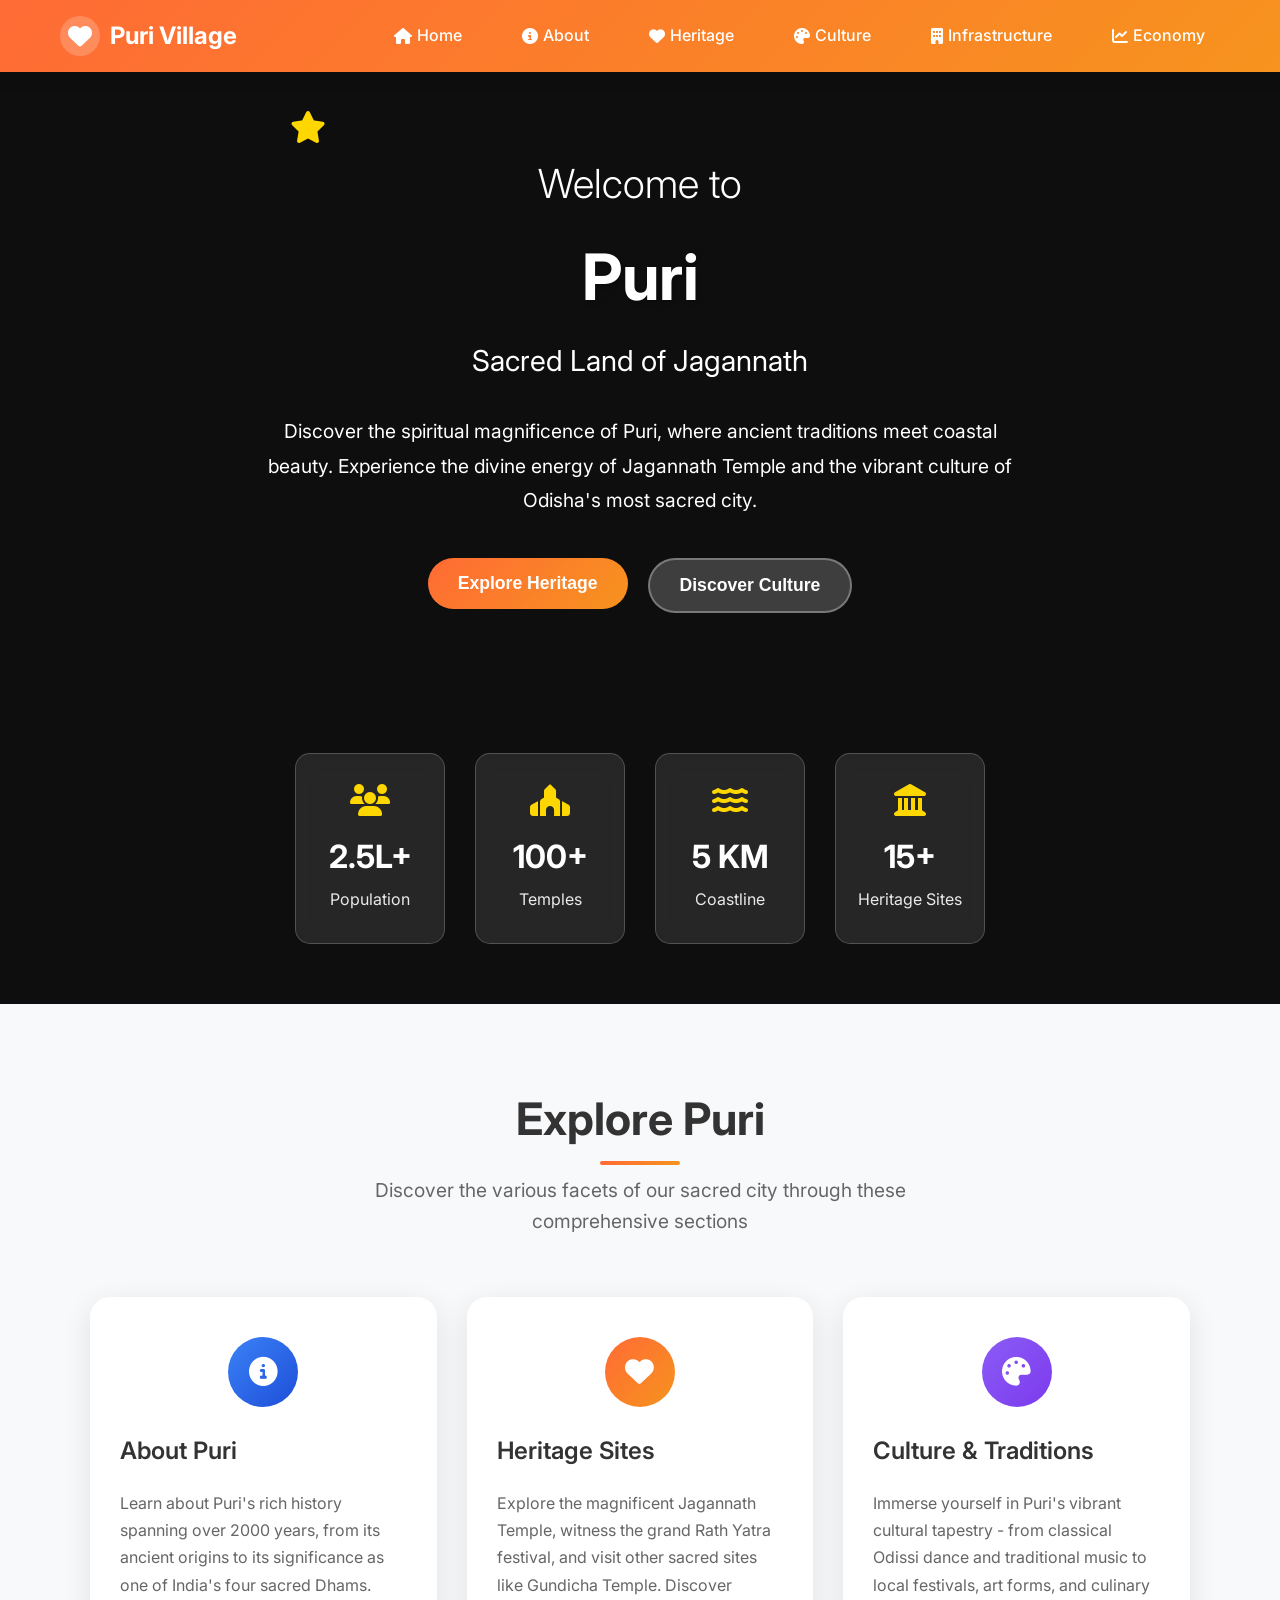
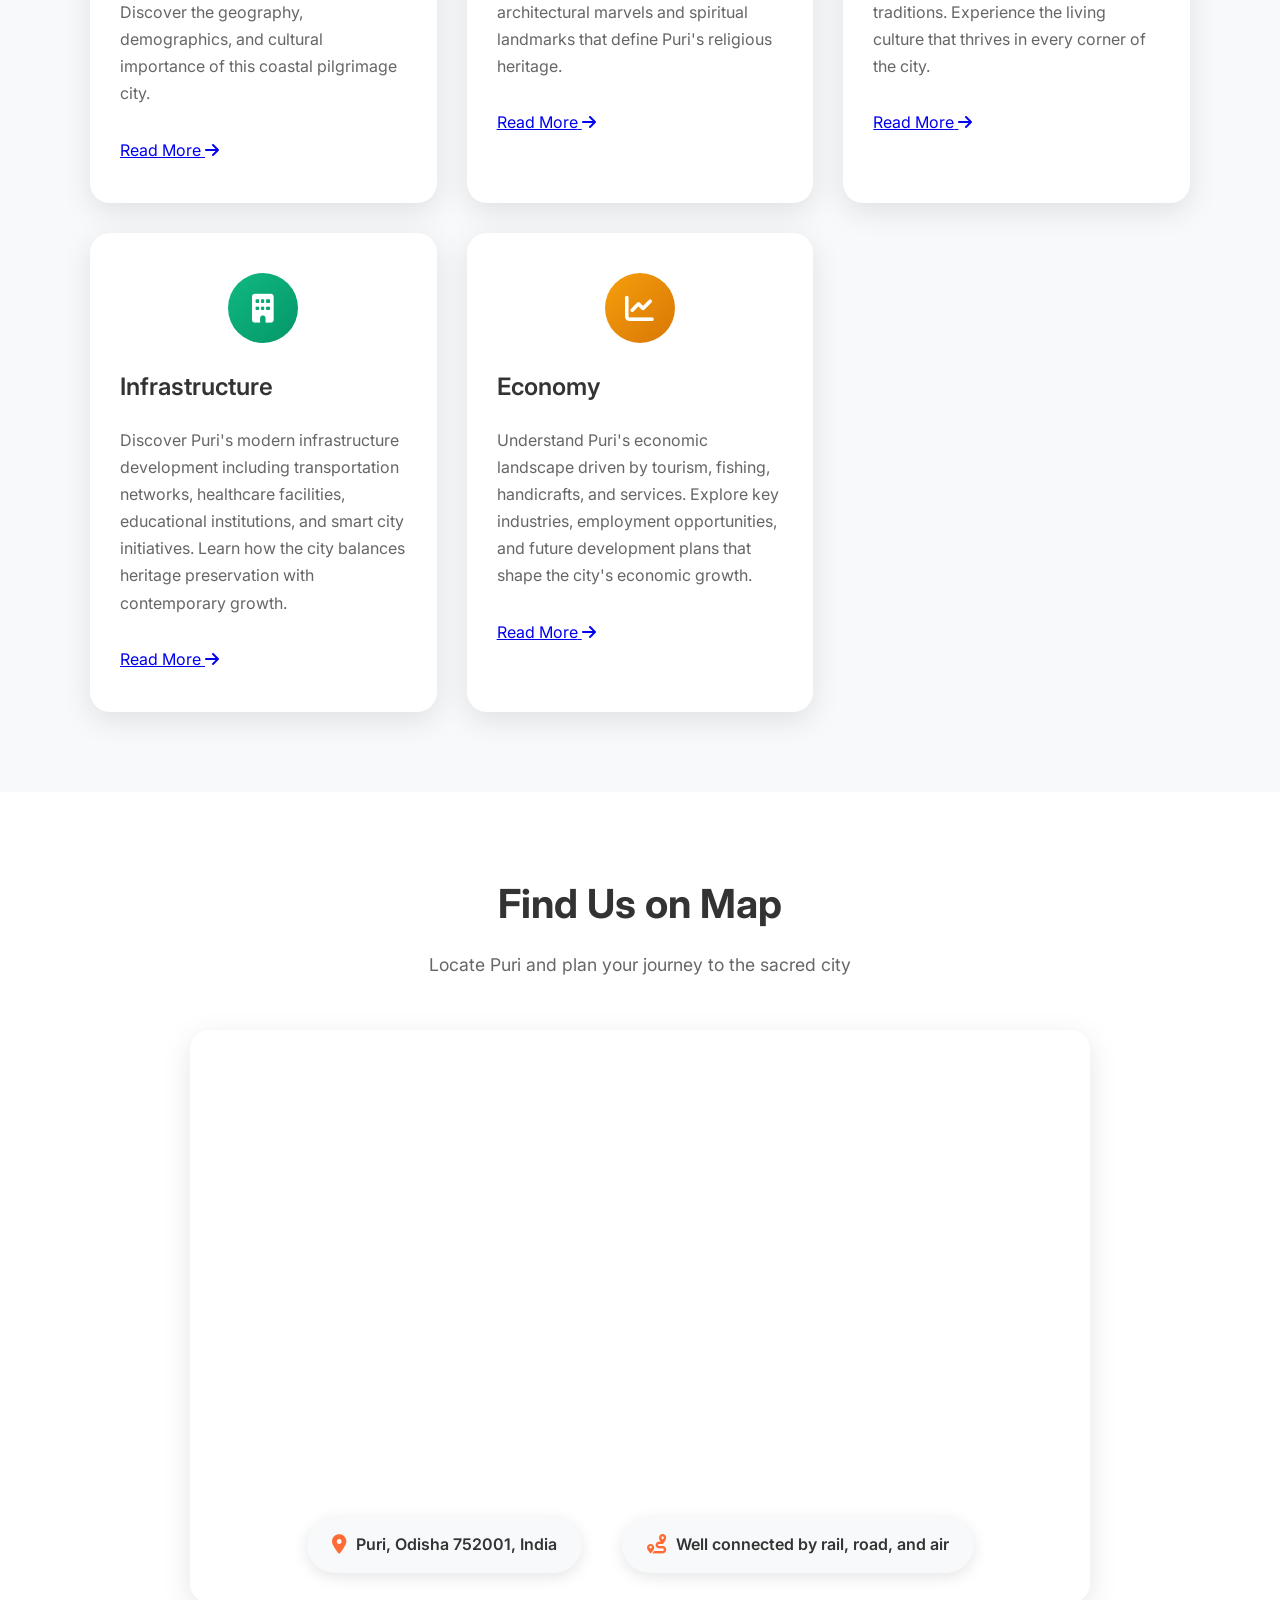
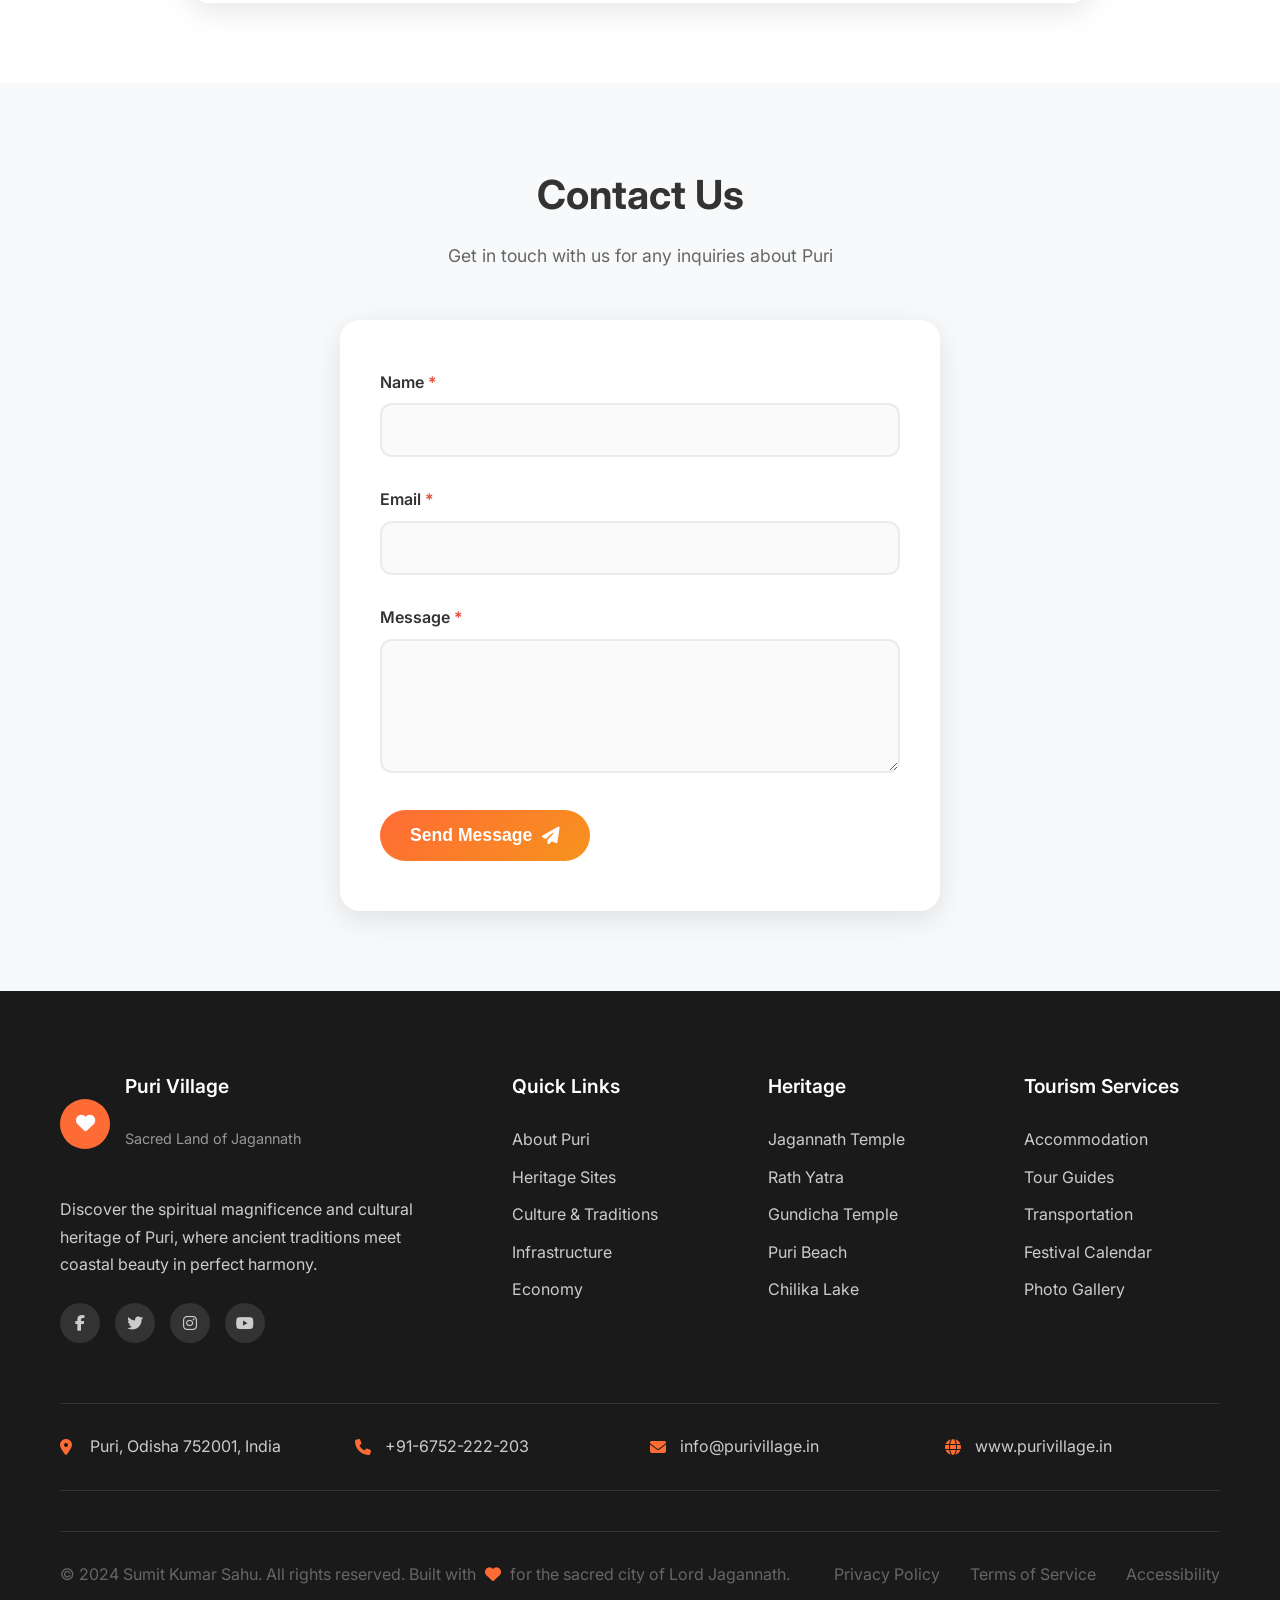
<file: docs/index.html>
<!DOCTYPE html>
<html lang="en">
<head>
    <meta charset="UTF-8">
    <meta name="viewport" content="width=device-width, initial-scale=1.0">
    <title>Puri Village - Sacred Land of Jagannath</title>
    <meta name="description" content="Discover the spiritual magnificence of Puri, where ancient traditions meet coastal beauty. Experience the divine energy of Jagannath Temple and vibrant Odisha culture.">
    <link rel="preconnect" href="https://fonts.googleapis.com">
    <link rel="preconnect" href="https://fonts.gstatic.com" crossorigin>
    <link href="https://fonts.googleapis.com/css2?family=Inter:wght@300;400;500;600;700&display=swap" rel="stylesheet">
    <link rel="stylesheet" href="https://cdnjs.cloudflare.com/ajax/libs/font-awesome/6.4.0/css/all.min.css" media="print" onload="this.media='all'">
    <!-- <link rel="stylesheet" href="home.css"> -->
    <link rel="stylesheet" href="./css/styles.css">
</head>
<body>
    <!-- Skip to main content for screen readers -->
    <a href="#main-content" class="skip-link">Skip to main content</a>

    <!-- Header -->
    <header class="header" role="banner">
        <div class="container">
            <div class="logo">
                <i class="fas fa-heart" aria-hidden="true"></i>
                <span>Puri Village</span>
            </div>
            
            <!-- Mobile menu button -->
            <button class="mobile-menu-btn" aria-label="Toggle navigation menu" aria-expanded="false">
                <span class="hamburger-line"></span>
                <span class="hamburger-line"></span>
                <span class="hamburger-line"></span>
            </button>

            <nav class="nav" role="navigation" aria-label="Main navigation">
                <a href="./index.html"><i class="fas fa-home" aria-hidden="true"></i> Home</a>
                <a href="./about.html"><i class="fas fa-info-circle" aria-hidden="true"></i> About</a>
                <a href="./heritage.html"><i class="fas fa-heart" aria-hidden="true"></i> Heritage</a>
                <a href="./culture.html"><i class="fas fa-palette" aria-hidden="true"></i> Culture</a>
                <a href="./infrastructure.html"><i class="fas fa-building" aria-hidden="true"></i> Infrastructure</a>
                <a href="./economy.html"><i class="fas fa-chart-line" aria-hidden="true"></i> Economy</a>
            </nav>
        </div>
    </header>

    <!-- Main Content -->
    <main id="main-content">
        <!-- Hero Section -->
        <section class="hero" aria-label="Welcome to Puri">
            <!-- Video background -->
            <video autoplay muted loop playsinline class="hero-video" aria-hidden="true">
                <source src="./Assets/videos/Puri-city.mp4" type="video/mp4">
                Your browser does not support HTML5 video.
            </video>
            
            <div class="hero-content">
                <div class="star-icon" aria-hidden="true">
                    <i class="fas fa-star"></i>
                </div>
                <h1>Welcome to</h1>
                <h2>Puri</h2>
                <h3>Sacred Land of Jagannath</h3>
                <p>Discover the spiritual magnificence of Puri, where ancient traditions meet coastal beauty. Experience the divine energy of Jagannath Temple and the vibrant culture of Odisha's most sacred city.</p>

                <div class="cta-buttons">
                    <a href="./heritage.html">
                        <button class="btn-primary">Explore Heritage</button>
                    </a>
                    <a href="./culture.html">
                        <button class="btn-secondary">Discover Culture</button>
                    </a>
                </div>
            </div>

            <!-- Statistics -->
            <div class="stats" role="region" aria-label="Puri statistics">
                <div class="stat-item">
                    <i class="fas fa-users" aria-hidden="true"></i>
                    <h4>2.5L+</h4>
                    <p>Population</p>
                </div>
                <div class="stat-item">
                    <i class="fas fa-place-of-worship" aria-hidden="true"></i>
                    <h4>100+</h4>
                    <p>Temples</p>
                </div>
                <div class="stat-item">
                    <i class="fas fa-water" aria-hidden="true"></i>
                    <h4>5 KM</h4>
                    <p>Coastline</p>
                </div>
                <div class="stat-item">
                    <i class="fas fa-landmark" aria-hidden="true"></i>
                    <h4>15+</h4>
                    <p>Heritage Sites</p>
                </div>
            </div>
        </section>

        <!-- Section Abstracts -->
        <section class="section-abstracts">
            <div class="container">
                <div class="section-header">
                    <h2>Explore Puri</h2>
                    <p>Discover the various facets of our sacred city through these comprehensive sections</p>
                </div>

                <div class="abstracts-grid">
                    <article class="abstract-card">
                        <div class="abstract-icon about">
                            <i class="fas fa-info-circle" aria-hidden="true"></i>
                        </div>
                        <h3>About Puri</h3>
                        <p>Learn about Puri's rich history spanning over 2000 years, from its ancient origins to its significance as one of India's four sacred Dhams. Discover the geography, demographics, and cultural importance of this coastal pilgrimage city.</p>
                        <a href="./about.html" class="read-more-btn" aria-label="Read more about Puri">
                            <span>Read More</span>
                            <i class="fas fa-arrow-right" aria-hidden="true"></i>
                        </a>
                    </article>

                    <article class="abstract-card">
                        <div class="abstract-icon heritage">
                            <i class="fas fa-heart" aria-hidden="true"></i>
                        </div>
                        <h3>Heritage Sites</h3>
                        <p>Explore the magnificent Jagannath Temple, witness the grand Rath Yatra festival, and visit other sacred sites like Gundicha Temple. Discover architectural marvels and spiritual landmarks that define Puri's religious heritage.</p>
                        <a href="./heritage.html" class="read-more-btn" aria-label="Read more about heritage sites">
                            <span>Read More</span>
                            <i class="fas fa-arrow-right" aria-hidden="true"></i>
                        </a>
                    </article>

                    <article class="abstract-card">
                        <div class="abstract-icon culture">
                            <i class="fas fa-palette" aria-hidden="true"></i>
                        </div>
                        <h3>Culture & Traditions</h3>
                        <p>Immerse yourself in Puri's vibrant cultural tapestry - from classical Odissi dance and traditional music to local festivals, art forms, and culinary traditions. Experience the living culture that thrives in every corner of the city.</p>
                        <a href="./culture.html" class="read-more-btn" aria-label="Read more about culture and traditions">
                            <span>Read More</span>
                            <i class="fas fa-arrow-right" aria-hidden="true"></i>
                        </a>
                    </article>

                    <article class="abstract-card">
                        <div class="abstract-icon infrastructure">
                            <i class="fas fa-building" aria-hidden="true"></i>
                        </div>
                        <h3>Infrastructure</h3>
                        <p>Discover Puri's modern infrastructure development including transportation networks, healthcare facilities, educational institutions, and smart city initiatives. Learn how the city balances heritage preservation with contemporary growth.</p>
                        <a href="./infrastructure.html" class="read-more-btn" aria-label="Read more about infrastructure">
                            <span>Read More</span>
                            <i class="fas fa-arrow-right" aria-hidden="true"></i>
                        </a>
                    </article>

                    <article class="abstract-card">
                        <div class="abstract-icon economy">
                            <i class="fas fa-chart-line" aria-hidden="true"></i>
                        </div>
                        <h3>Economy</h3>
                        <p>Understand Puri's economic landscape driven by tourism, fishing, handicrafts, and services. Explore key industries, employment opportunities, and future development plans that shape the city's economic growth.</p>
                        <a href="./economy.html" class="read-more-btn" aria-label="Read more about economy">
                            <span>Read More</span>
                            <i class="fas fa-arrow-right" aria-hidden="true"></i>
                        </a>
                    </article>
                </div>
            </div>
        </section>

        <!-- Map Section -->
        <section class="map-section">
            <div class="container">
                <div class="map-header">
                    <h2>Find Us on Map</h2>
                    <p>Locate Puri and plan your journey to the sacred city</p>
                </div>
                <div class="map-container">
                    <iframe
                        src="https://www.google.com/maps/embed?pb=!1m18!1m12!1m3!1d60059.77239144918!2d85.78035134000878!3d19.808797227245865!2m3!1f0!2f0!3f0!3m2!1i1024!2i768!4f13.1!3m3!1m2!1s0x3a19c4180256e495%3A0x496a9d8b30c1fad7!2sPuri%2C%20Odisha!5e0!3m2!1sen!2sin!4v1757739574933!5m2!1sen!2sin"
                        width="900" 
                        height="450" 
                        style="border:0;" 
                        allowfullscreen="" 
                        loading="lazy"
                        referrerpolicy="no-referrer-when-downgrade"
                        title="Map of Puri, Odisha"
                        aria-label="Interactive map showing location of Puri, Odisha">
                    </iframe>
                    <div class="map-info">
                        <div class="info-item">
                            <i class="fas fa-map-marker-alt" aria-hidden="true"></i>
                            <span>Puri, Odisha 752001, India</span>
                        </div>
                        <div class="info-item">
                            <i class="fas fa-route" aria-hidden="true"></i>
                            <span>Well connected by rail, road, and air</span>
                        </div>
                    </div>
                </div>
            </div>
        </section>

        <!-- Contact Section -->
        <section class="contact-section">
            <div class="container">
                <div class="contact-header">
                    <h2>Contact Us</h2>
                    <p>Get in touch with us for any inquiries about Puri</p>
                </div>
                <div class="contact-form-container">
                    <form class="contact-form" novalidate>
                        <div class="form-group">
                            <label for="name">Name <span class="required">*</span></label>
                            <input type="text" id="name" name="name" required aria-describedby="name-error">
                            <div id="name-error" class="error-message" role="alert"></div>
                        </div>
                        <div class="form-group">
                            <label for="email">Email <span class="required">*</span></label>
                            <input type="email" id="email" name="email" required aria-describedby="email-error">
                            <div id="email-error" class="error-message" role="alert"></div>
                        </div>
                        <div class="form-group">
                            <label for="message">Message <span class="required">*</span></label>
                            <textarea id="message" name="message" rows="5" required aria-describedby="message-error"></textarea>
                            <div id="message-error" class="error-message" role="alert"></div>
                        </div>
                        <button type="submit" class="submit-btn">
                            <span>Send Message</span>
                            <i class="fas fa-paper-plane" aria-hidden="true"></i>
                        </button>
                    </form>
                </div>
            </div>
        </section>
    </main>

    <!-- Footer -->
    <footer class="footer" role="contentinfo">
        <div class="container">
            <div class="footer-content">
                <div class="footer-section">
                    <div class="footer-logo">
                        <i class="fas fa-heart" aria-hidden="true"></i>
                        <div>
                            <h4>Puri Village</h4>
                            <p>Sacred Land of Jagannath</p>
                        </div>
                    </div>
                    <p>Discover the spiritual magnificence and cultural heritage of Puri, where ancient traditions meet coastal beauty in perfect harmony.</p>
                    <div class="social-icons">
                        <a href="#" aria-label="Facebook"><i class="fab fa-facebook-f"></i></a>
                        <a href="#" aria-label="Twitter"><i class="fab fa-twitter"></i></a>
                        <a href="#" aria-label="Instagram"><i class="fab fa-instagram"></i></a>
                        <a href="#" aria-label="YouTube"><i class="fab fa-youtube"></i></a>
                    </div>
                </div>

                <div class="footer-section">
                    <h4>Quick Links</h4>
                    <ul>
                        <li><a href="about.html">About Puri</a></li>
                        <li><a href="heritage.html">Heritage Sites</a></li>
                        <li><a href="culture.html">Culture & Traditions</a></li>
                        <li><a href="infrastructure.html">Infrastructure</a></li>
                        <li><a href="economy.html">Economy</a></li>
                    </ul>
                </div>

                <div class="footer-section">
                    <h4>Heritage</h4>
                    <ul>
                        <li><a href="#">Jagannath Temple</a></li>
                        <li><a href="#">Rath Yatra</a></li>
                        <li><a href="#">Gundicha Temple</a></li>
                        <li><a href="#">Puri Beach</a></li>
                        <li><a href="#">Chilika Lake</a></li>
                    </ul>
                </div>

                <div class="footer-section">
                    <h4>Tourism Services</h4>
                    <ul>
                        <li><a href="#">Accommodation</a></li>
                        <li><a href="#">Tour Guides</a></li>
                        <li><a href="#">Transportation</a></li>
                        <li><a href="#">Festival Calendar</a></li>
                        <li><a href="#">Photo Gallery</a></li>
                    </ul>
                </div>
            </div>

            <div class="contact-info">
                <div class="contact-item">
                    <i class="fas fa-map-marker-alt" aria-hidden="true"></i>
                    <span>Puri, Odisha 752001, India</span>
                </div>
                <div class="contact-item"> 
                    <i class="fas fa-phone" aria-hidden="true"></i>
                    <span>+91-6752-222-203</span>
                </div>
                <div class="contact-item">
                    <i class="fas fa-envelope" aria-hidden="true"></i>
                    <span>info@purivillage.in</span>
                </div>
                <div class="contact-item">
                    <i class="fas fa-globe" aria-hidden="true"></i>
                    <span>www.purivillage.in</span>
                </div>
            </div>

            <div class="footer-bottom">
                <p>&copy; 2024 Sumit Kumar Sahu. All rights reserved. Built with <i class="fas fa-heart" aria-hidden="true"></i> for the sacred city of Lord Jagannath.</p>
                <div class="footer-links">
                    <a href="#">Privacy Policy</a>
                    <a href="#">Terms of Service</a>
                    <a href="#">Accessibility</a>
                </div>
            </div>
        </div>
    </footer>
    <script src="./js/script.js"></script>
</body>
</html>
</file>
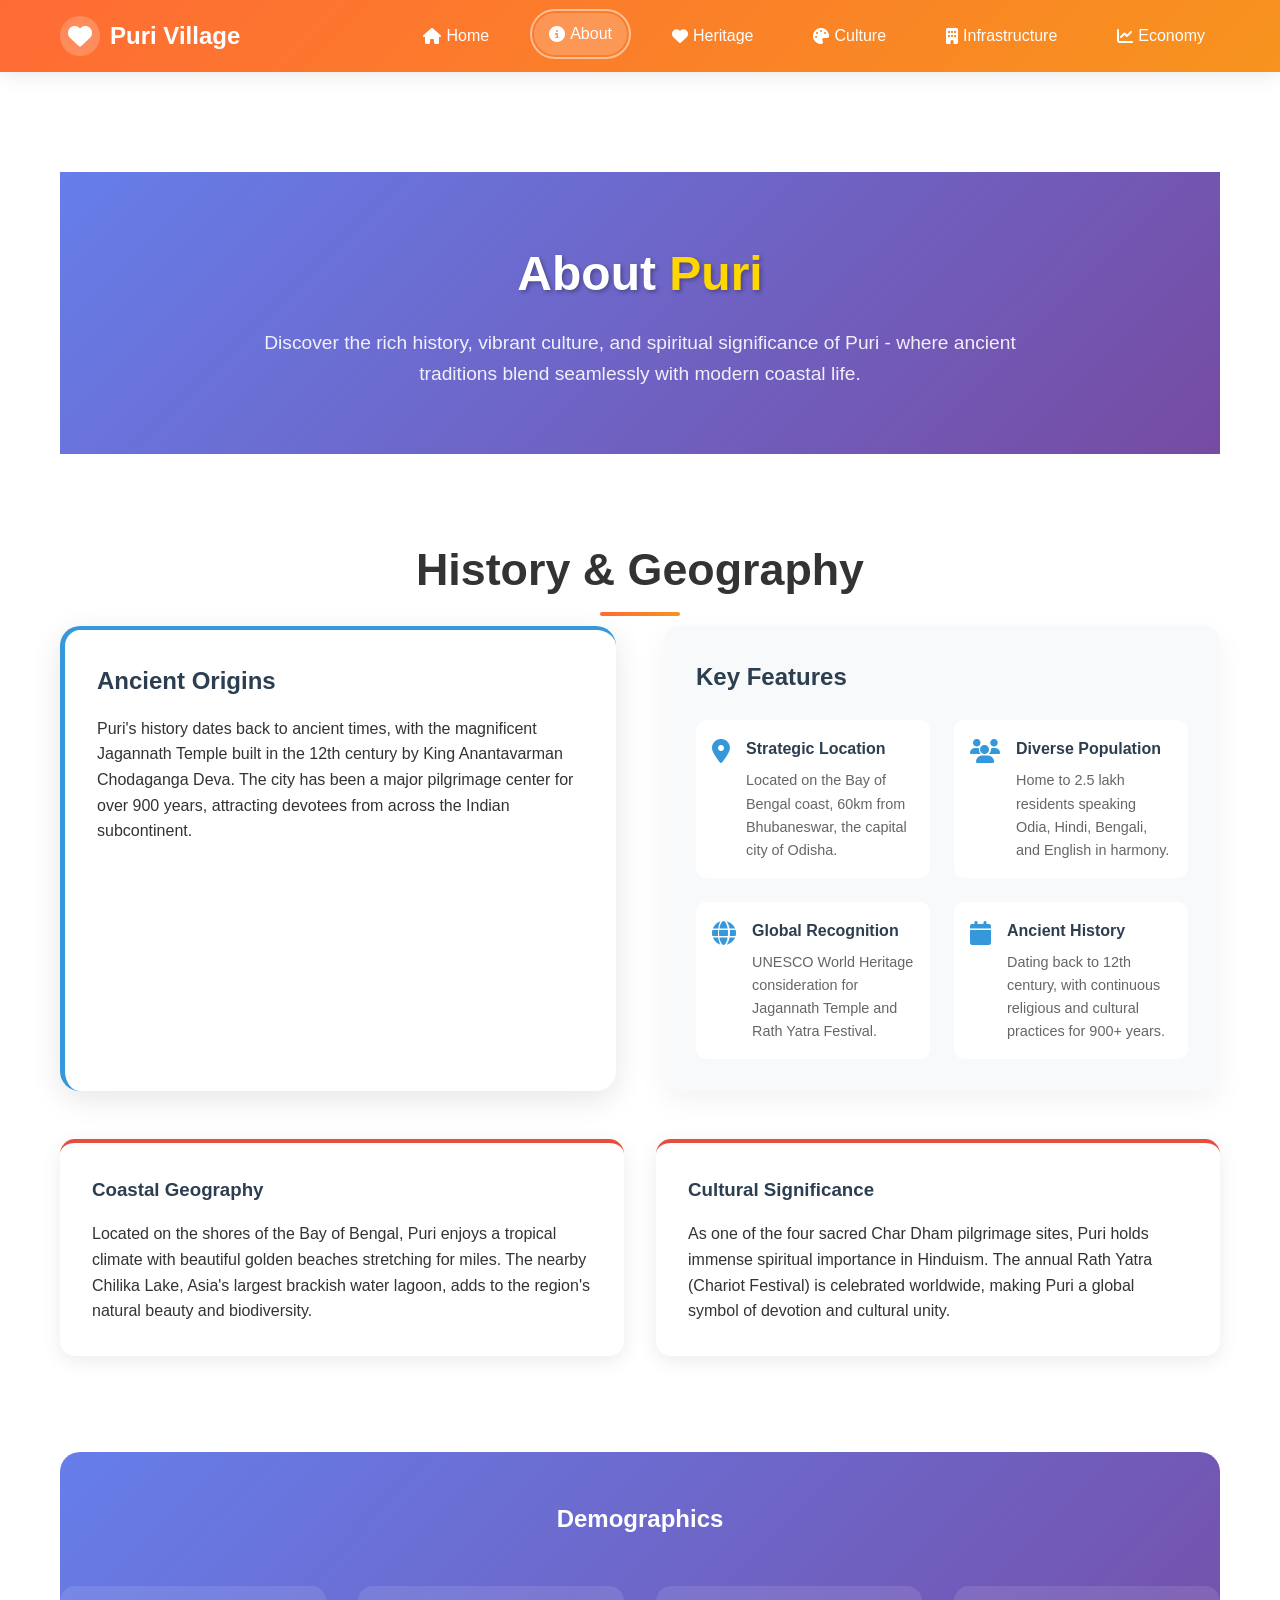
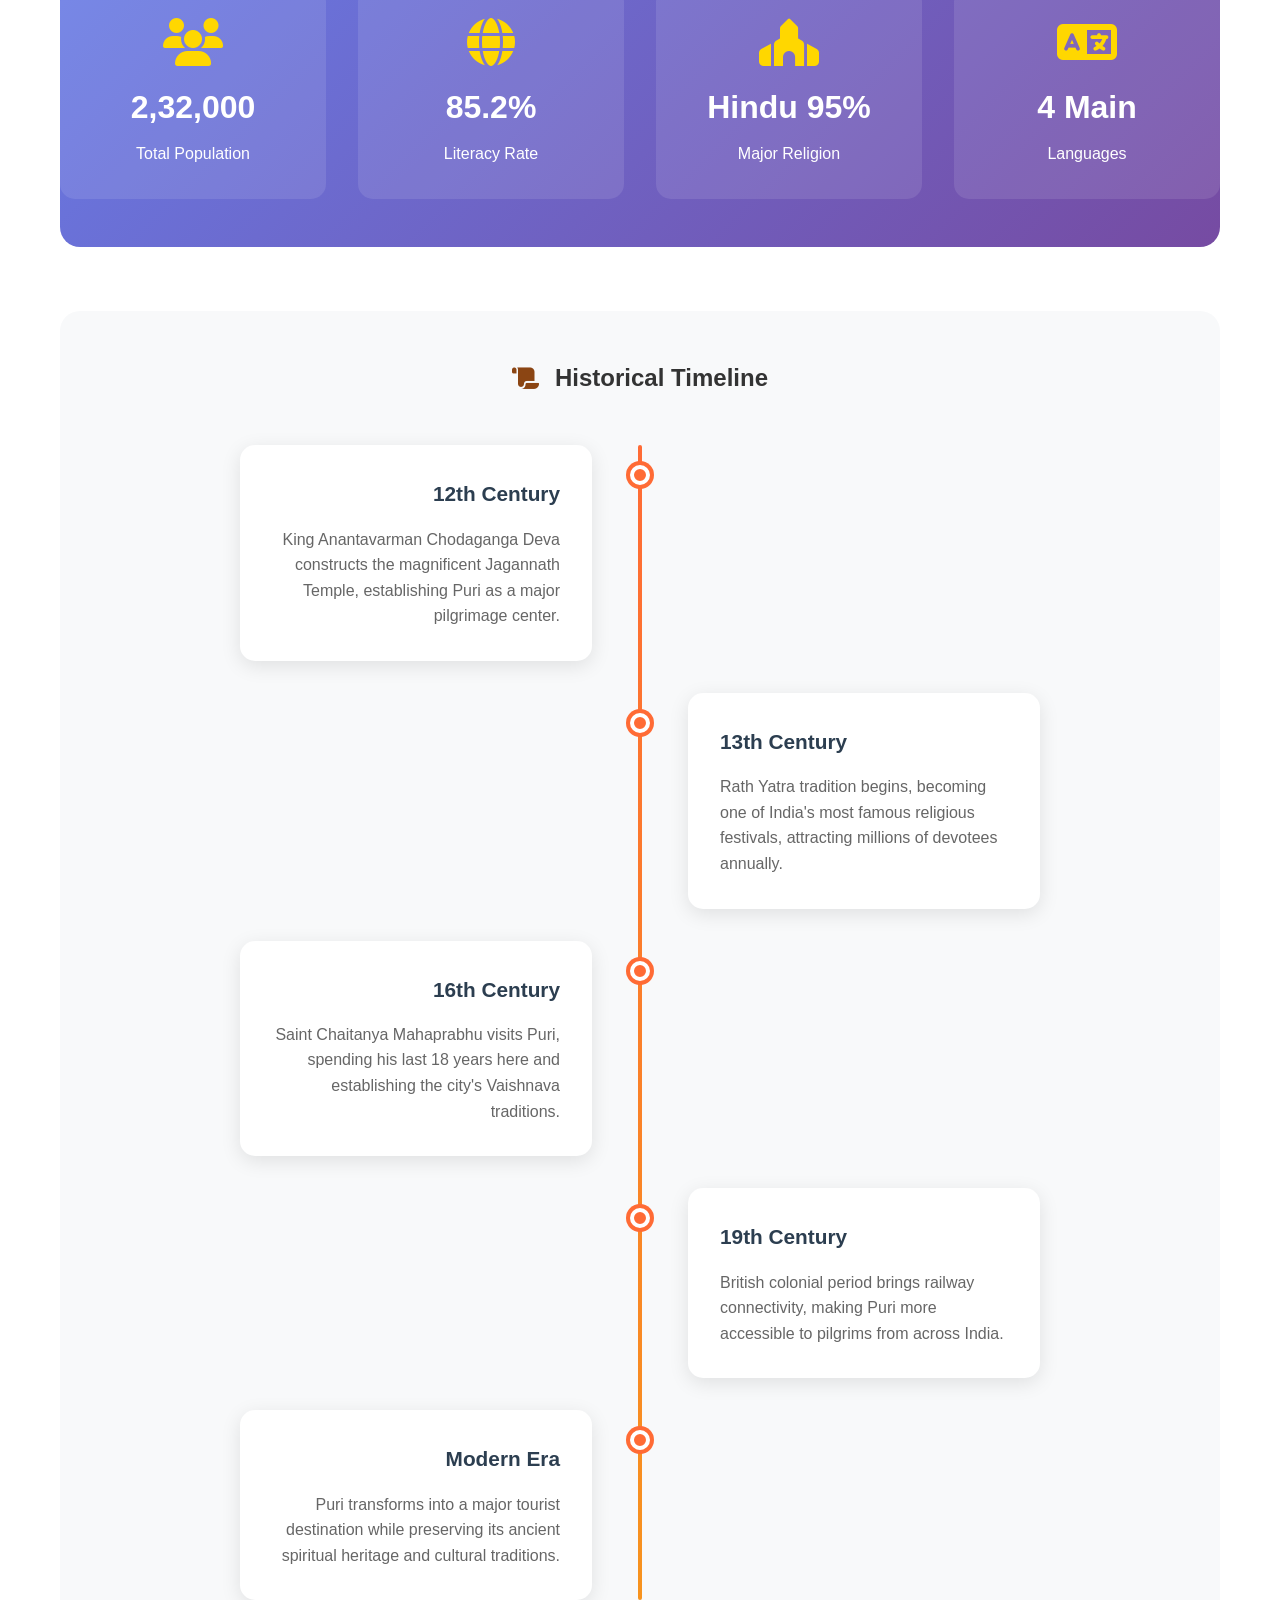
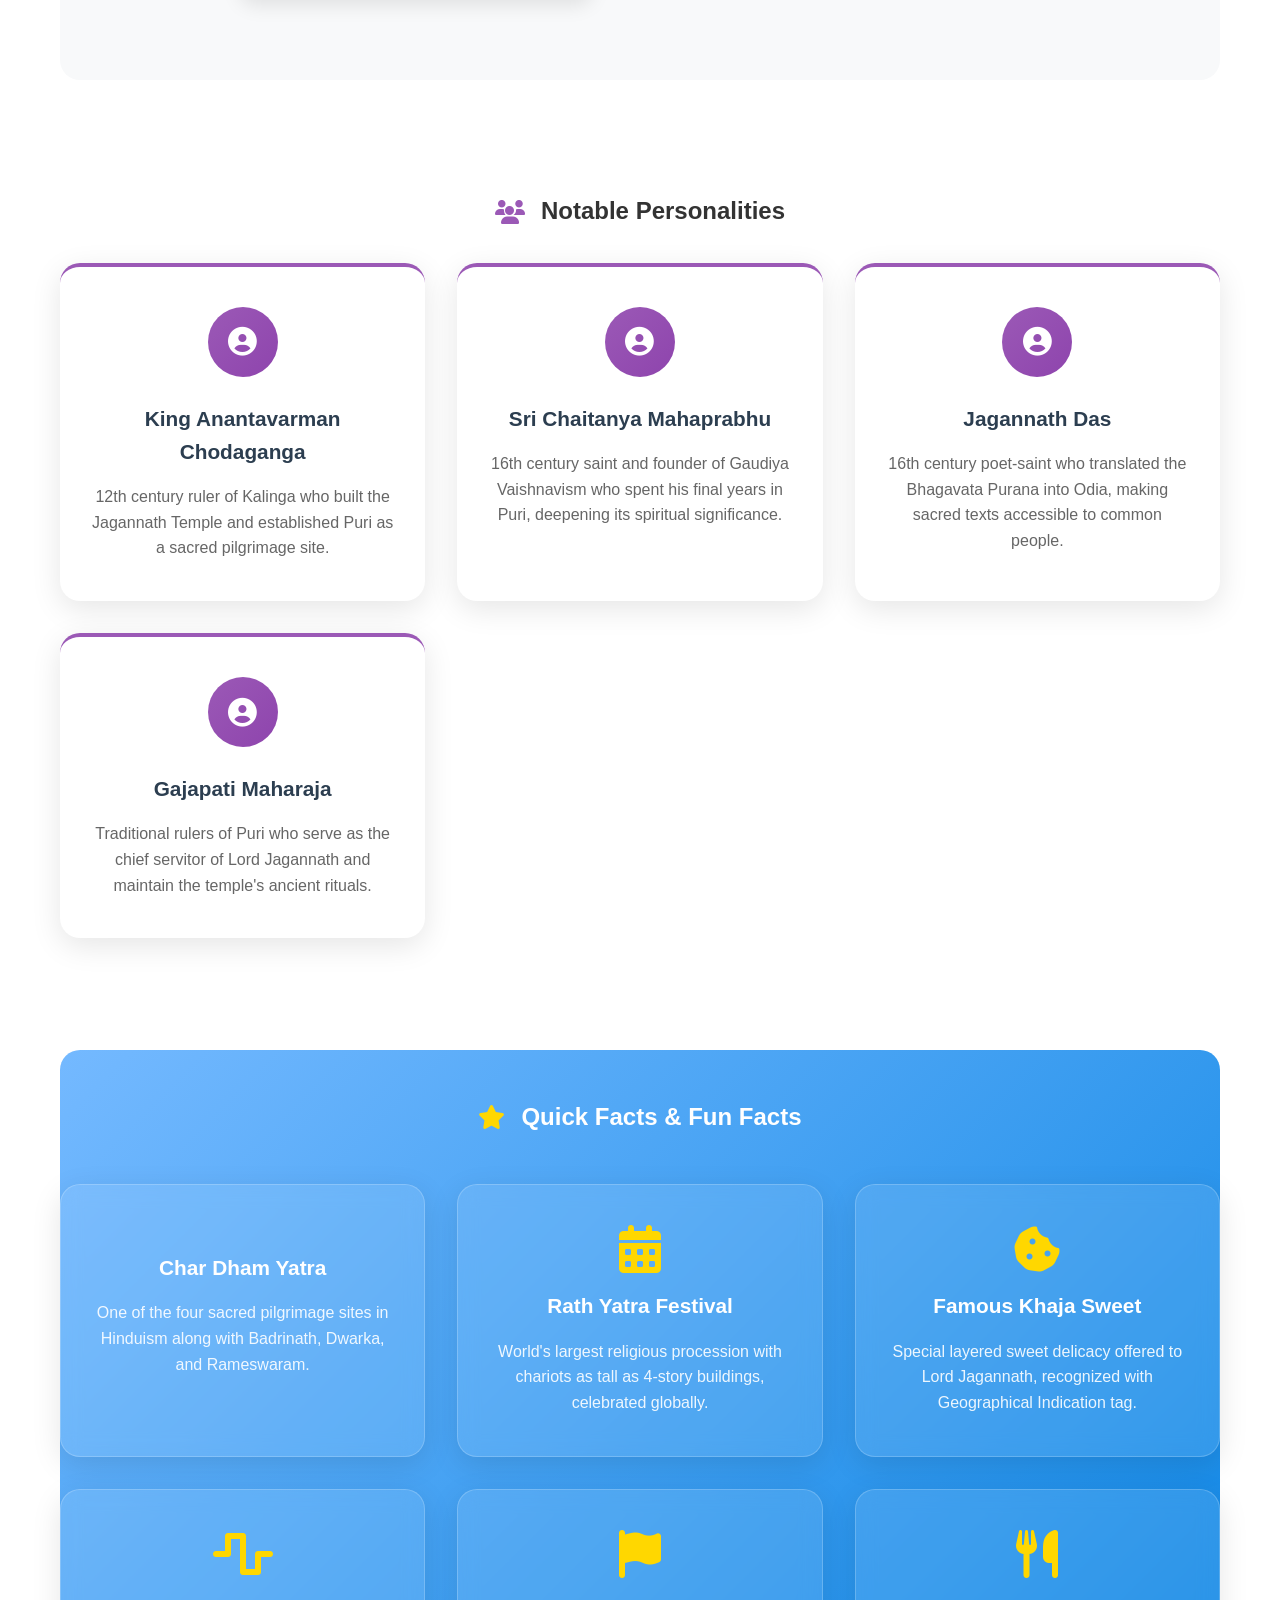
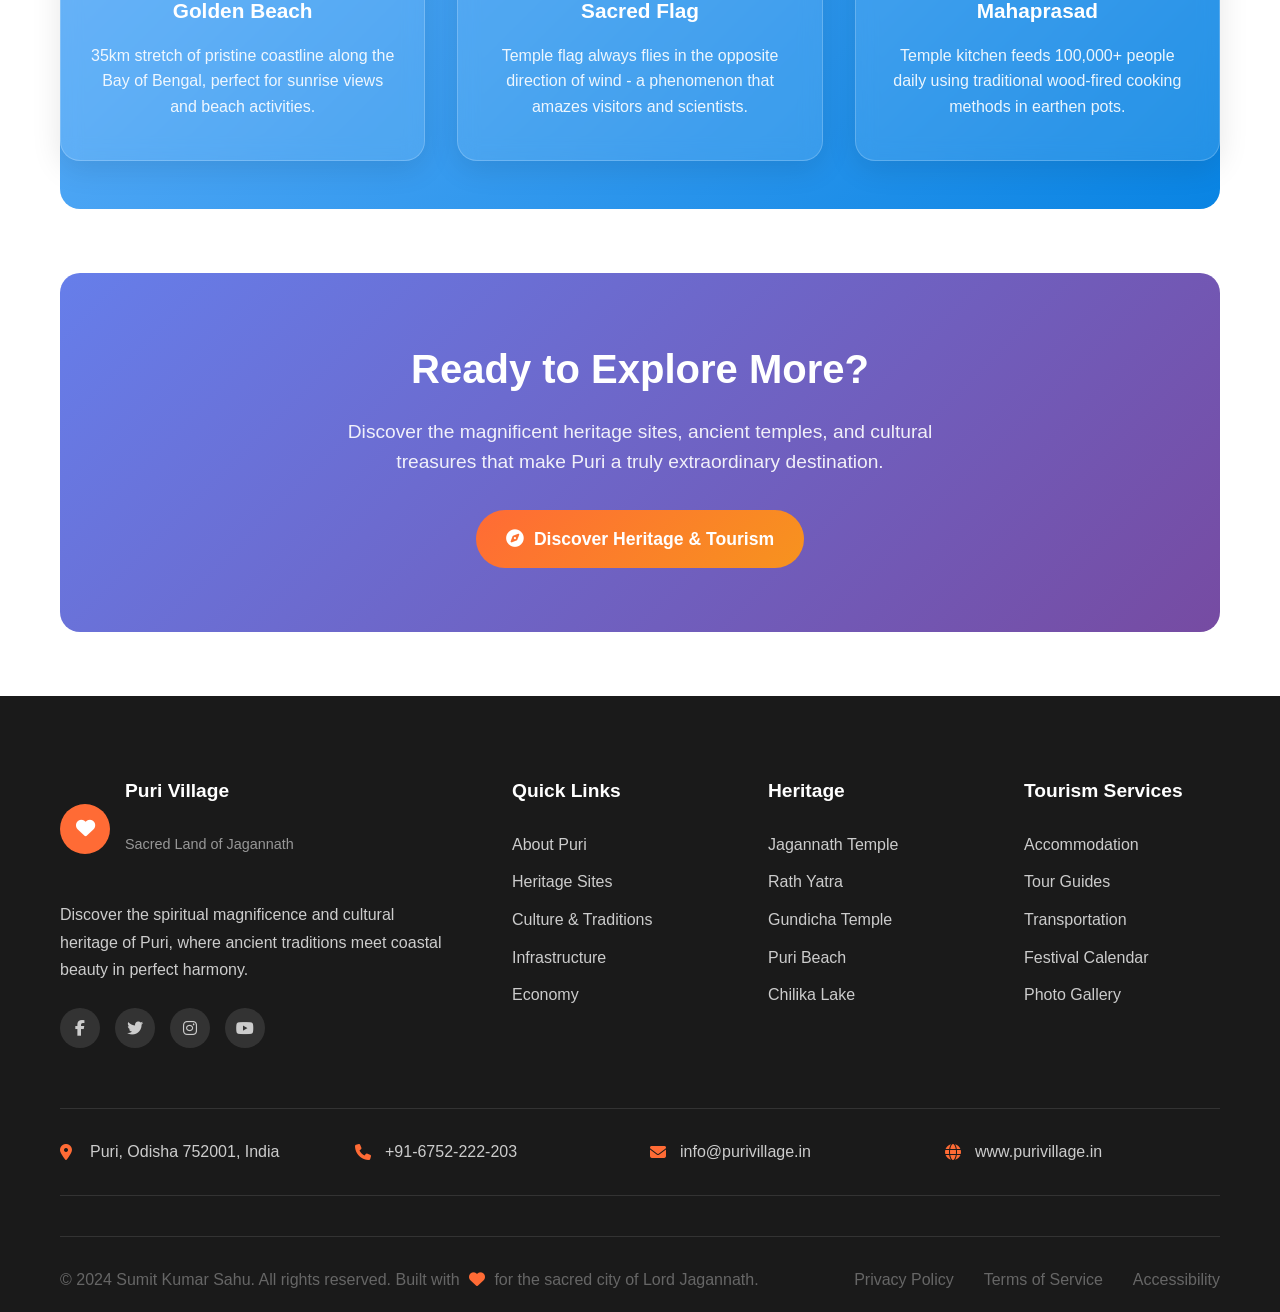
<file: docs/about.html>
<!DOCTYPE html>
<html lang="en">
<head>
    <meta charset="UTF-8">
    <meta name="viewport" content="width=device-width, initial-scale=1.0">
    <title>About Puri - Puri Village</title>
    <!-- <link rel="stylesheet" href="about.css"> -->
    <link rel="stylesheet" href="./css/styles.css">
    <link rel="stylesheet" href="https://cdnjs.cloudflare.com/ajax/libs/font-awesome/6.4.0/css/all.min.css">
</head>
<body>
    <!-- Header -->
    <header class="header secondary" role="banner">
        <div class="container">
            <div class="logo">
                <i class="fas fa-heart" aria-hidden="true"></i>
                <span>Puri Village</span>
            </div>
            <nav class="nav" role="navigation" aria-label="Main navigation">
                <button class="nav-toggle" aria-label="Toggle navigation menu" aria-expanded="false">
                    <span></span>
                    <span></span>
                    <span></span>
                </button>
                <ul class="nav-menu">
                    <li><a href="./index.html"><i class="fas fa-home" aria-hidden="true"></i> Home</a></li>
                    <li><a href="./about.html" class="active" aria-current="page"><i class="fas fa-info-circle" aria-hidden="true"></i> About</a></li>
                    <li><a href="./heritage.html"><i class="fas fa-heart" aria-hidden="true"></i> Heritage</a></li>
                    <li><a href="./culture.html"><i class="fas fa-palette" aria-hidden="true"></i> Culture</a></li>
                    <li><a href="./infrastructure.html"><i class="fas fa-building" aria-hidden="true"></i> Infrastructure</a></li>
                    <li><a href="./economy.html"><i class="fas fa-chart-line" aria-hidden="true"></i> Economy</a></li>
                </ul>
            </nav>
        </div>
    </header>

    <main class="main-content" role="main">
        <div class="container">
            <!-- Page Header -->
            <section class="page-header">
                <h1>About <span class="highlight">Puri</span></h1>
                <p>Discover the rich history, vibrant culture, and spiritual significance of Puri - where ancient traditions blend seamlessly with modern coastal life.</p>
            </section>

            <!-- History & Geography -->
            <section class="content-section" aria-labelledby="history-heading">
                <h2 id="history-heading">History & Geography</h2>
                
                <div class="history-grid">
                    <article class="history-card">
                        <h3>Ancient Origins</h3>
                        <p>Puri's history dates back to ancient times, with the magnificent Jagannath Temple built in the 12th century by King Anantavarman Chodaganga Deva. The city has been a major pilgrimage center for over 900 years, attracting devotees from across the Indian subcontinent.</p>
                    </article>

                    <div class="key-features">
                        <h3>Key Features</h3>
                        <div class="features-grid">
                            <div class="feature-item">
                                <i class="fas fa-map-marker-alt" aria-hidden="true"></i>
                                <div>
                                    <h4>Strategic Location</h4>
                                    <p>Located on the Bay of Bengal coast, 60km from Bhubaneswar, the capital city of Odisha.</p>
                                </div>
                            </div>
                            <div class="feature-item">
                                <i class="fas fa-users" aria-hidden="true"></i>
                                <div>
                                    <h4>Diverse Population</h4>
                                    <p>Home to 2.5 lakh residents speaking Odia, Hindi, Bengali, and English in harmony.</p>
                                </div>
                            </div>
                            <div class="feature-item">
                                <i class="fas fa-globe" aria-hidden="true"></i>
                                <div>
                                    <h4>Global Recognition</h4>
                                    <p>UNESCO World Heritage consideration for Jagannath Temple and Rath Yatra Festival.</p>
                                </div>
                            </div>
                            <div class="feature-item">
                                <i class="fas fa-calendar" aria-hidden="true"></i>
                                <div>
                                    <h4>Ancient History</h4>
                                    <p>Dating back to 12th century, with continuous religious and cultural practices for 900+ years.</p>
                                </div>
                            </div>
                        </div>
                    </div>
                </div>

                <div class="geography-sections">
                    <article class="geo-section">
                        <h3>Coastal Geography</h3>
                        <p>Located on the shores of the Bay of Bengal, Puri enjoys a tropical climate with beautiful golden beaches stretching for miles. The nearby Chilika Lake, Asia's largest brackish water lagoon, adds to the region's natural beauty and biodiversity.</p>
                    </article>

                    <article class="geo-section">
                        <h3>Cultural Significance</h3>
                        <p>As one of the four sacred Char Dham pilgrimage sites, Puri holds immense spiritual importance in Hinduism. The annual Rath Yatra (Chariot Festival) is celebrated worldwide, making Puri a global symbol of devotion and cultural unity.</p>
                    </article>
                </div>
            </section>

            <!-- Demographics -->
            <section class="demographics" aria-labelledby="demographics-heading">
                <h2 id="demographics-heading">Demographics</h2>
                <div class="demo-stats">
                    <div class="demo-stat">
                        <i class="fas fa-users" aria-hidden="true"></i>
                        <h3>2,32,000</h3>
                        <p>Total Population</p>
                    </div>
                    <div class="demo-stat">
                        <i class="fas fa-globe" aria-hidden="true"></i>
                        <h3>85.2%</h3>
                        <p>Literacy Rate</p>
                    </div>
                    <div class="demo-stat">
                        <i class="fas fa-place-of-worship" aria-hidden="true"></i>
                        <h3>Hindu 95%</h3>
                        <p>Major Religion</p>
                    </div>
                    <div class="demo-stat">
                        <i class="fas fa-language" aria-hidden="true"></i>
                        <h3>4 Main</h3>
                        <p>Languages</p>
                    </div>
                </div>
            </section>

            <!-- Historical Timeline -->
            <section class="timeline-section" aria-labelledby="timeline-heading">
                <h2 id="timeline-heading"><i class="fas fa-scroll" aria-hidden="true"></i> Historical Timeline</h2>
                <div class="timeline" role="list">
                    <article class="timeline-item" role="listitem">
                        <div class="timeline-dot" aria-hidden="true"></div>
                        <div class="timeline-content">
                            <h3>12th Century</h3>
                            <p>King Anantavarman Chodaganga Deva constructs the magnificent Jagannath Temple, establishing Puri as a major pilgrimage center.</p>
                        </div>
                    </article>
                    <article class="timeline-item" role="listitem">
                        <div class="timeline-dot" aria-hidden="true"></div>
                        <div class="timeline-content">
                            <h3>13th Century</h3>
                            <p>Rath Yatra tradition begins, becoming one of India's most famous religious festivals, attracting millions of devotees annually.</p>
                        </div>
                    </article>
                    <article class="timeline-item" role="listitem">
                        <div class="timeline-dot" aria-hidden="true"></div>
                        <div class="timeline-content">
                            <h3>16th Century</h3>
                            <p>Saint Chaitanya Mahaprabhu visits Puri, spending his last 18 years here and establishing the city's Vaishnava traditions.</p>
                        </div>
                    </article>
                    <article class="timeline-item" role="listitem">
                        <div class="timeline-dot" aria-hidden="true"></div>
                        <div class="timeline-content">
                            <h3>19th Century</h3>
                            <p>British colonial period brings railway connectivity, making Puri more accessible to pilgrims from across India.</p>
                        </div>
                    </article>
                    <article class="timeline-item" role="listitem">
                        <div class="timeline-dot" aria-hidden="true"></div>
                        <div class="timeline-content">
                            <h3>Modern Era</h3>
                            <p>Puri transforms into a major tourist destination while preserving its ancient spiritual heritage and cultural traditions.</p>
                        </div>
                    </article>
                </div>
            </section>

            <!-- Notable Personalities -->
            <section class="personalities-section" aria-labelledby="personalities-heading">
                <h2 id="personalities-heading"><i class="fas fa-users" aria-hidden="true"></i> Notable Personalities</h2>
                <div class="personalities-grid">
                    <article class="personality-card">
                        <div class="personality-image" aria-hidden="true">
                            <i class="fas fa-user-circle"></i>
                        </div>
                        <h3>King Anantavarman Chodaganga</h3>
                        <p>12th century ruler of Kalinga who built the Jagannath Temple and established Puri as a sacred pilgrimage site.</p>
                    </article>
                    <article class="personality-card">
                        <div class="personality-image" aria-hidden="true">
                            <i class="fas fa-user-circle"></i>
                        </div>
                        <h3>Sri Chaitanya Mahaprabhu</h3>
                        <p>16th century saint and founder of Gaudiya Vaishnavism who spent his final years in Puri, deepening its spiritual significance.</p>
                    </article>
                    <article class="personality-card">
                        <div class="personality-image" aria-hidden="true">
                            <i class="fas fa-user-circle"></i>
                        </div>
                        <h3>Jagannath Das</h3>
                        <p>16th century poet-saint who translated the Bhagavata Purana into Odia, making sacred texts accessible to common people.</p>
                    </article>
                    <article class="personality-card">
                        <div class="personality-image" aria-hidden="true">
                            <i class="fas fa-user-circle"></i>
                        </div>
                        <h3>Gajapati Maharaja</h3>
                        <p>Traditional rulers of Puri who serve as the chief servitor of Lord Jagannath and maintain the temple's ancient rituals.</p>
                    </article>
                </div>
            </section>

            <!-- Quick Facts -->
            <section class="facts-section" aria-labelledby="facts-heading">
                <h2 id="facts-heading"><i class="fas fa-star" aria-hidden="true"></i> Quick Facts & Fun Facts</h2>
                <div class="facts-grid">
                    <article class="fact-card">
                        <i class="fas fa-temple-hindu" aria-hidden="true"></i>
                        <h3>Char Dham Yatra</h3>
                        <p>One of the four sacred pilgrimage sites in Hinduism along with Badrinath, Dwarka, and Rameswaram.</p>
                    </article>
                    <article class="fact-card">
                        <i class="fas fa-calendar-alt" aria-hidden="true"></i>
                        <h3>Rath Yatra Festival</h3>
                        <p>World's largest religious procession with chariots as tall as 4-story buildings, celebrated globally.</p>
                    </article>
                    <article class="fact-card">
                        <i class="fas fa-cookie-bite" aria-hidden="true"></i>
                        <h3>Famous Khaja Sweet</h3>
                        <p>Special layered sweet delicacy offered to Lord Jagannath, recognized with Geographical Indication tag.</p>
                    </article>
                    <article class="fact-card">
                        <i class="fas fa-wave-square" aria-hidden="true"></i>
                        <h3>Golden Beach</h3>
                        <p>35km stretch of pristine coastline along the Bay of Bengal, perfect for sunrise views and beach activities.</p>
                    </article>
                    <article class="fact-card">
                        <i class="fas fa-flag" aria-hidden="true"></i>
                        <h3>Sacred Flag</h3>
                        <p>Temple flag always flies in the opposite direction of wind - a phenomenon that amazes visitors and scientists.</p>
                    </article>
                    <article class="fact-card">
                        <i class="fas fa-utensils" aria-hidden="true"></i>
                        <h3>Mahaprasad</h3>
                        <p>Temple kitchen feeds 100,000+ people daily using traditional wood-fired cooking methods in earthen pots.</p>
                    </article>
                </div>
            </section>

            <!-- Call to Action -->
            <section class="cta-section" aria-labelledby="cta-heading">
                <div class="cta-content">
                    <h2 id="cta-heading">Ready to Explore More?</h2>
                    <p>Discover the magnificent heritage sites, ancient temples, and cultural treasures that make Puri a truly extraordinary destination.</p>
                    <a href="./heritage.html" class="cta-button">
                        <i class="fas fa-compass" aria-hidden="true"></i>
                        Discover Heritage & Tourism
                    </a>
                </div>
            </section>
        </div>
    </main>

    <footer class="footer" role="contentinfo">
        <div class="container">
            <div class="footer-content">
                <div class="footer-section">
                    <div class="footer-logo">
                        <i class="fas fa-heart" aria-hidden="true"></i>
                        <div>
                            <h4>Puri Village</h4>
                            <p>Sacred Land of Jagannath</p>
                        </div>
                    </div>
                    <p>Discover the spiritual magnificence and cultural heritage of Puri, where ancient traditions meet coastal beauty in perfect harmony.</p>
                    <div class="social-icons">
                        <a href="#" aria-label="Facebook"><i class="fab fa-facebook-f" aria-hidden="true"></i></a>
                        <a href="#" aria-label="Twitter"><i class="fab fa-twitter" aria-hidden="true"></i></a>
                        <a href="#" aria-label="Instagram"><i class="fab fa-instagram" aria-hidden="true"></i></a>
                        <a href="#" aria-label="YouTube"><i class="fab fa-youtube" aria-hidden="true"></i></a>
                    </div>
                </div>

                <div class="footer-section">
                    <h4>Quick Links</h4>
                    <ul>
                        <li><a href="./about.html">About Puri</a></li>
                        <li><a href="./heritage.html">Heritage Sites</a></li>
                        <li><a href="./culture.html">Culture & Traditions</a></li>
                        <li><a href="./infrastructure.html">Infrastructure</a></li>
                        <li><a href="./economy.html">Economy</a></li>
                    </ul>
                </div>

                <div class="footer-section">
                    <h4>Heritage</h4>
                    <ul>
                        <li><a href="#">Jagannath Temple</a></li>
                        <li><a href="#">Rath Yatra</a></li>
                        <li><a href="#">Gundicha Temple</a></li>
                        <li><a href="#">Puri Beach</a></li>
                        <li><a href="#">Chilika Lake</a></li>
                    </ul>
                </div>

                <div class="footer-section">
                    <h4>Tourism Services</h4>
                    <ul>
                        <li><a href="#">Accommodation</a></li>
                        <li><a href="#">Tour Guides</a></li>
                        <li><a href="#">Transportation</a></li>
                        <li><a href="#">Festival Calendar</a></li>
                        <li><a href="#">Photo Gallery</a></li>
                    </ul>
                </div>
            </div>

            <div class="contact-info">
                <div class="contact-item">
                    <i class="fas fa-map-marker-alt" aria-hidden="true"></i>
                    <span>Puri, Odisha 752001, India</span>
                </div>
                <div class="contact-item">
                    <i class="fas fa-phone" aria-hidden="true"></i>
                    <span>+91-6752-222-203</span>
                </div>
                <div class="contact-item">
                    <i class="fas fa-envelope" aria-hidden="true"></i>
                    <span>info@purivillage.in</span>
                </div>
                <div class="contact-item">
                    <i class="fas fa-globe" aria-hidden="true"></i>
                    <span>www.purivillage.in</span>
                </div>
            </div>

            <div class="footer-bottom">
                <p>&copy; 2024 Sumit Kumar Sahu. All rights reserved. Built with <i class="fas fa-heart" aria-hidden="true"></i> for the sacred city of Lord Jagannath.</p>
                <div class="footer-links">
                    <a href="#">Privacy Policy</a>
                    <a href="#">Terms of Service</a>
                    <a href="#">Accessibility</a>
                </div>
            </div>
        </div>
    </footer>
     <script src="./js/script.js"></script>
</body>
</html>
</file>
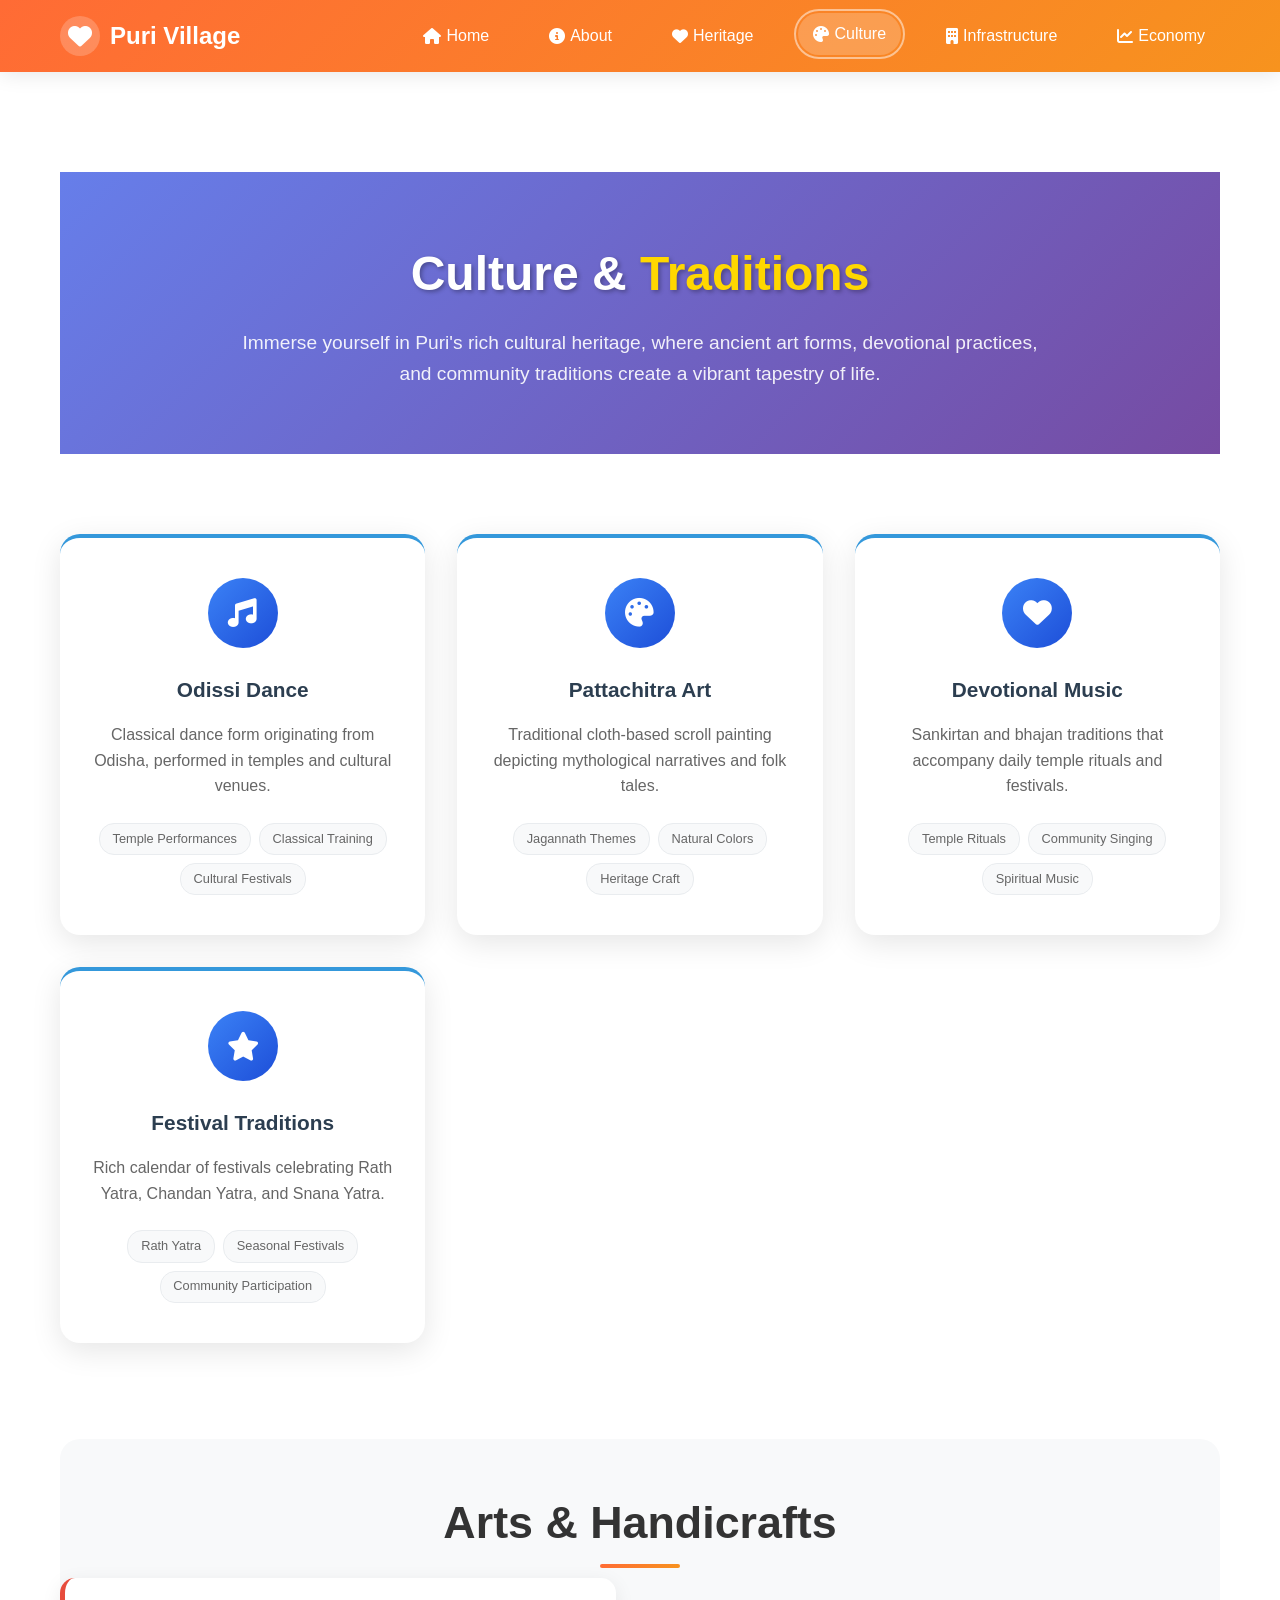
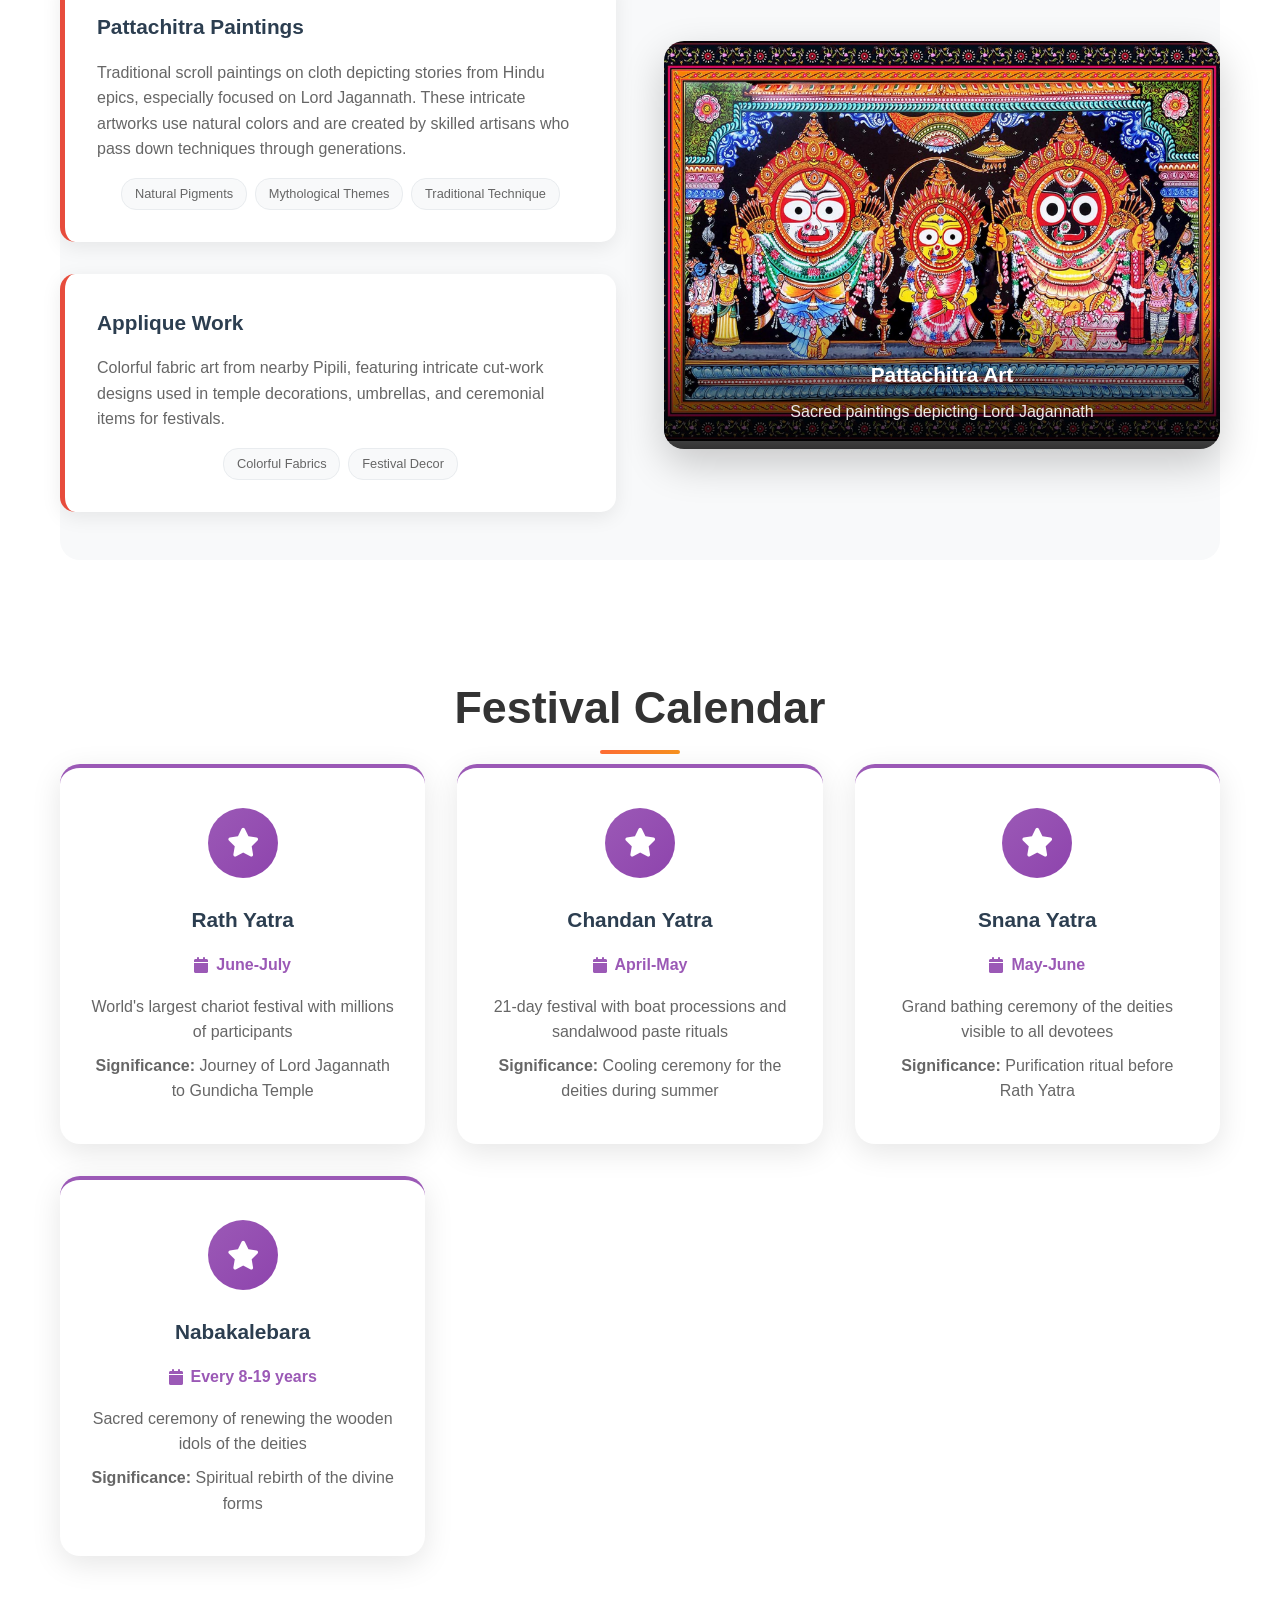
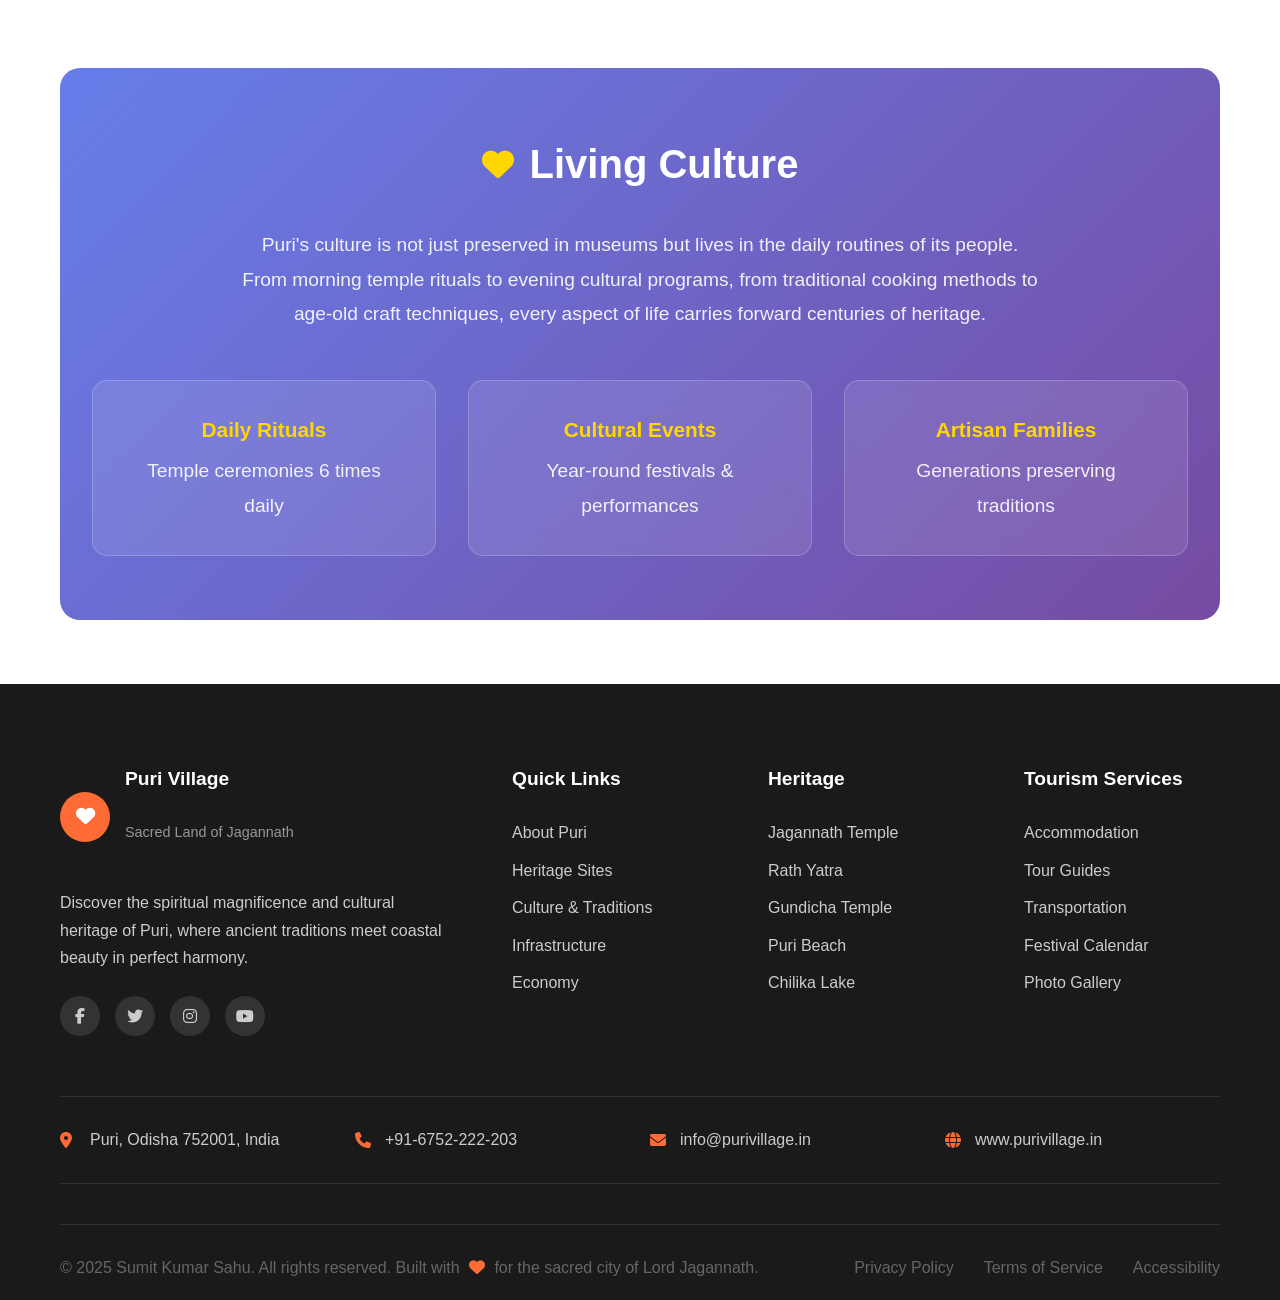
<file: docs/culture.html>
<!DOCTYPE html>
<html lang="en">
<head>
    <meta charset="UTF-8">
    <meta name="viewport" content="width=device-width, initial-scale=1.0">
    <title>Culture & Traditions - Puri Village</title>
    <!-- <link rel="stylesheet" href="culture.css"> -->
    <link rel="stylesheet" href="./css/styles.css">
    <link rel="stylesheet" href="https://cdnjs.cloudflare.com/ajax/libs/font-awesome/6.4.0/css/all.min.css">
</head>
<body>
    <!-- Header -->
    <header class="header secondary" role="banner">
        <div class="container">
            <div class="logo">
                <i class="fas fa-heart" aria-hidden="true"></i>
                <span>Puri Village</span>
            </div>
            <nav class="nav" role="navigation" aria-label="Main navigation">
                <button class="nav-toggle" aria-label="Toggle navigation menu" aria-expanded="false">
                    <span></span>
                    <span></span>
                    <span></span>
                </button>
                <ul class="nav-menu">
                    <li><a href="./index.html"><i class="fas fa-home" aria-hidden="true"></i> Home</a></li>
                    <li><a href="./about.html"><i class="fas fa-info-circle" aria-hidden="true"></i> About</a></li>
                    <li><a href="./heritage.html"><i class="fas fa-heart" aria-hidden="true"></i> Heritage</a></li>
                    <li><a href="./culture.html" class="active" aria-current="page"><i class="fas fa-palette" aria-hidden="true"></i> Culture</a></li>
                    <li><a href="./infrastructure.html"><i class="fas fa-building" aria-hidden="true"></i> Infrastructure</a></li>
                    <li><a href="./economy.html"><i class="fas fa-chart-line" aria-hidden="true"></i> Economy</a></li>
                </ul>
            </nav>
        </div>
    </header>

    <main class="main-content" role="main">
        <div class="container">
            <!-- Page Header -->
            <section class="page-header">
                <h1>Culture & <span class="highlight">Traditions</span></h1>
                <p>Immerse yourself in Puri's rich cultural heritage, where ancient art forms, devotional practices, and community traditions create a vibrant tapestry of life.</p>
            </section>

            <!-- Cultural Elements -->
            <section class="cultural-elements" aria-labelledby="cultural-elements-heading">
                <h2 id="cultural-elements-heading" class="sr-only">Cultural Elements</h2>
                <div class="culture-grid">
                    <article class="culture-card">
                        <div class="culture-icon" aria-hidden="true">
                            <i class="fas fa-music"></i>
                        </div>
                        <h3>Odissi Dance</h3>
                        <p>Classical dance form originating from Odisha, performed in temples and cultural venues.</p>
                        <div class="culture-tags">
                            <span>Temple Performances</span>
                            <span>Classical Training</span>
                            <span>Cultural Festivals</span>
                        </div>
                    </article>

                    <article class="culture-card">
                        <div class="culture-icon" aria-hidden="true">
                            <i class="fas fa-palette"></i>
                        </div>
                        <h3>Pattachitra Art</h3>
                        <p>Traditional cloth-based scroll painting depicting mythological narratives and folk tales.</p>
                        <div class="culture-tags">
                            <span>Jagannath Themes</span>
                            <span>Natural Colors</span>
                            <span>Heritage Craft</span>
                        </div>
                    </article>

                    <article class="culture-card">
                        <div class="culture-icon" aria-hidden="true">
                            <i class="fas fa-heart"></i>
                        </div>
                        <h3>Devotional Music</h3>
                        <p>Sankirtan and bhajan traditions that accompany daily temple rituals and festivals.</p>
                        <div class="culture-tags">
                            <span>Temple Rituals</span>
                            <span>Community Singing</span>
                            <span>Spiritual Music</span>
                        </div>
                    </article>

                    <article class="culture-card">
                        <div class="culture-icon" aria-hidden="true">
                            <i class="fas fa-star"></i>
                        </div>
                        <h3>Festival Traditions</h3>
                        <p>Rich calendar of festivals celebrating Rath Yatra, Chandan Yatra, and Snana Yatra.</p>
                        <div class="culture-tags">
                            <span>Rath Yatra</span>
                            <span>Seasonal Festivals</span>
                            <span>Community Participation</span>
                        </div>
                    </article>
                </div>
            </section>

            <!-- Arts & Handicrafts -->
            <section class="arts-section" aria-labelledby="arts-heading">
                <h2 id="arts-heading">Arts & Handicrafts</h2>
                
                <div class="arts-content">
                    <div class="arts-text">
                        <article class="art-item">
                            <h3>Pattachitra Paintings</h3>
                            <p>Traditional scroll paintings on cloth depicting stories from Hindu epics, especially focused on Lord Jagannath. These intricate artworks use natural colors and are created by skilled artisans who pass down techniques through generations.</p>
                            <div class="art-tags">
                                <span>Natural Pigments</span>
                                <span>Mythological Themes</span>
                                <span>Traditional Technique</span>
                            </div>
                        </article>

                        <article class="art-item">
                            <h3>Applique Work</h3>
                            <p>Colorful fabric art from nearby Pipili, featuring intricate cut-work designs used in temple decorations, umbrellas, and ceremonial items for festivals.</p>
                            <div class="art-tags">
                                <span>Colorful Fabrics</span>
                                <span>Festival Decor</span>
                            </div>
                        </article>
                    </div>

                    <div class="arts-image">
                        <img src="./Assets/images/pattachitra.jpg" alt="Traditional Pattachitra painting depicting Lord Jagannath with intricate details and natural colors" loading="lazy">
                        <div class="image-overlay">
                            <h4>Pattachitra Art</h4>
                            <p>Sacred paintings depicting Lord Jagannath</p>
                        </div>
                    </div>
                </div>
            </section>

            <!-- Festival Calendar -->
            <section class="festival-calendar" aria-labelledby="festival-heading">
                <h2 id="festival-heading">Festival Calendar</h2>
                
                <div class="festivals-grid">
                    <article class="festival-card">
                        <div class="festival-icon" aria-hidden="true">
                            <i class="fas fa-star"></i>
                        </div>
                        <h3>Rath Yatra</h3>
                        <div class="festival-date">
                            <i class="fas fa-calendar" aria-hidden="true"></i> June-July
                        </div>
                        <p>World's largest chariot festival with millions of participants</p>
                        <p><strong>Significance:</strong> Journey of Lord Jagannath to Gundicha Temple</p>
                    </article>

                    <article class="festival-card">
                        <div class="festival-icon" aria-hidden="true">
                            <i class="fas fa-star"></i>
                        </div>
                        <h3>Chandan Yatra</h3>
                        <div class="festival-date">
                            <i class="fas fa-calendar" aria-hidden="true"></i> April-May
                        </div>
                        <p>21-day festival with boat processions and sandalwood paste rituals</p>
                        <p><strong>Significance:</strong> Cooling ceremony for the deities during summer</p>
                    </article>

                    <article class="festival-card">
                        <div class="festival-icon" aria-hidden="true">
                            <i class="fas fa-star"></i>
                        </div>
                        <h3>Snana Yatra</h3>
                        <div class="festival-date">
                            <i class="fas fa-calendar" aria-hidden="true"></i> May-June
                        </div>
                        <p>Grand bathing ceremony of the deities visible to all devotees</p>
                        <p><strong>Significance:</strong> Purification ritual before Rath Yatra</p>
                    </article>

                    <article class="festival-card">
                        <div class="festival-icon" aria-hidden="true">
                            <i class="fas fa-star"></i>
                        </div>
                        <h3>Nabakalebara</h3>
                        <div class="festival-date">
                            <i class="fas fa-calendar" aria-hidden="true"></i> Every 8-19 years
                        </div>
                        <p>Sacred ceremony of renewing the wooden idols of the deities</p>
                        <p><strong>Significance:</strong> Spiritual rebirth of the divine forms</p>
                    </article>
                </div>
            </section>

            <!-- Living Culture -->
            <section class="living-culture" aria-labelledby="living-culture-heading">
                <div class="culture-header">
                    <i class="fas fa-heart" aria-hidden="true"></i>
                    <h2 id="living-culture-heading">Living Culture</h2>
                </div>
                <p>Puri's culture is not just preserved in museums but lives in the daily routines of its people. From morning temple rituals to evening cultural programs, from traditional cooking methods to age-old craft techniques, every aspect of life carries forward centuries of heritage.</p>
                
                <div class="living-aspects">
                    <div class="aspect-item">
                        <h4>Daily Rituals</h4>
                        <p>Temple ceremonies 6 times daily</p>
                    </div>
                    <div class="aspect-item">
                        <h4>Cultural Events</h4>
                        <p>Year-round festivals & performances</p>
                    </div>
                    <div class="aspect-item">
                        <h4>Artisan Families</h4>
                        <p>Generations preserving traditions</p>
                    </div>
                </div>
            </section>
        </div>
    </main>

    <footer class="footer" role="contentinfo">
        <div class="container">
            <div class="footer-content">
                <div class="footer-section">
                    <div class="footer-logo">
                        <i class="fas fa-heart" aria-hidden="true"></i>
                        <div>
                            <h4>Puri Village</h4>
                            <p>Sacred Land of Jagannath</p>
                        </div>
                    </div>
                    <p>Discover the spiritual magnificence and cultural heritage of Puri, where ancient traditions meet coastal beauty in perfect harmony.</p>
                    <div class="social-icons">
                        <a href="#" aria-label="Facebook"><i class="fab fa-facebook-f" aria-hidden="true"></i></a>
                        <a href="#" aria-label="Twitter"><i class="fab fa-twitter" aria-hidden="true"></i></a>
                        <a href="#" aria-label="Instagram"><i class="fab fa-instagram" aria-hidden="true"></i></a>
                        <a href="#" aria-label="YouTube"><i class="fab fa-youtube" aria-hidden="true"></i></a>
                    </div>
                </div>

                <div class="footer-section">
                    <h4>Quick Links</h4>
                    <ul>
                        <li><a href="./about.html">About Puri</a></li>
                        <li><a href="./heritage.html">Heritage Sites</a></li>
                        <li><a href="./culture.html">Culture & Traditions</a></li>
                        <li><a href="./infrastructure.html">Infrastructure</a></li>
                        <li><a href="./economy.html">Economy</a></li>
                    </ul>
                </div>

                <div class="footer-section">
                    <h4>Heritage</h4>
                    <ul>
                        <li><a href="#">Jagannath Temple</a></li>
                        <li><a href="#">Rath Yatra</a></li>
                        <li><a href="#">Gundicha Temple</a></li>
                        <li><a href="#">Puri Beach</a></li>
                        <li><a href="#">Chilika Lake</a></li>
                    </ul>
                </div>

                <div class="footer-section">
                    <h4>Tourism Services</h4>
                    <ul>
                        <li><a href="#">Accommodation</a></li>
                        <li><a href="#">Tour Guides</a></li>
                        <li><a href="#">Transportation</a></li>
                        <li><a href="#">Festival Calendar</a></li>
                        <li><a href="#">Photo Gallery</a></li>
                    </ul>
                </div>
            </div>

            <div class="contact-info">
                <div class="contact-item">
                    <i class="fas fa-map-marker-alt" aria-hidden="true"></i>
                    <span>Puri, Odisha 752001, India</span>
                </div>
                <div class="contact-item">
                    <i class="fas fa-phone" aria-hidden="true"></i>
                    <span>+91-6752-222-203</span>
                </div>
                <div class="contact-item">
                    <i class="fas fa-envelope" aria-hidden="true"></i>
                    <span>info@purivillage.in</span>
                </div>
                <div class="contact-item">
                    <i class="fas fa-globe" aria-hidden="true"></i>
                    <span>www.purivillage.in</span>
                </div>
            </div>

            <div class="footer-bottom">
                <p>&copy; 2025 Sumit Kumar Sahu. All rights reserved. Built with <i class="fas fa-heart" aria-hidden="true"></i> for the sacred city of Lord Jagannath.</p>
                <div class="footer-links">
                    <a href="#">Privacy Policy</a>
                    <a href="#">Terms of Service</a>
                    <a href="#">Accessibility</a>
                </div>
            </div>
        </div>
    </footer>
     <script src="./js/script.js"></script>
</body>
</html>
</file>
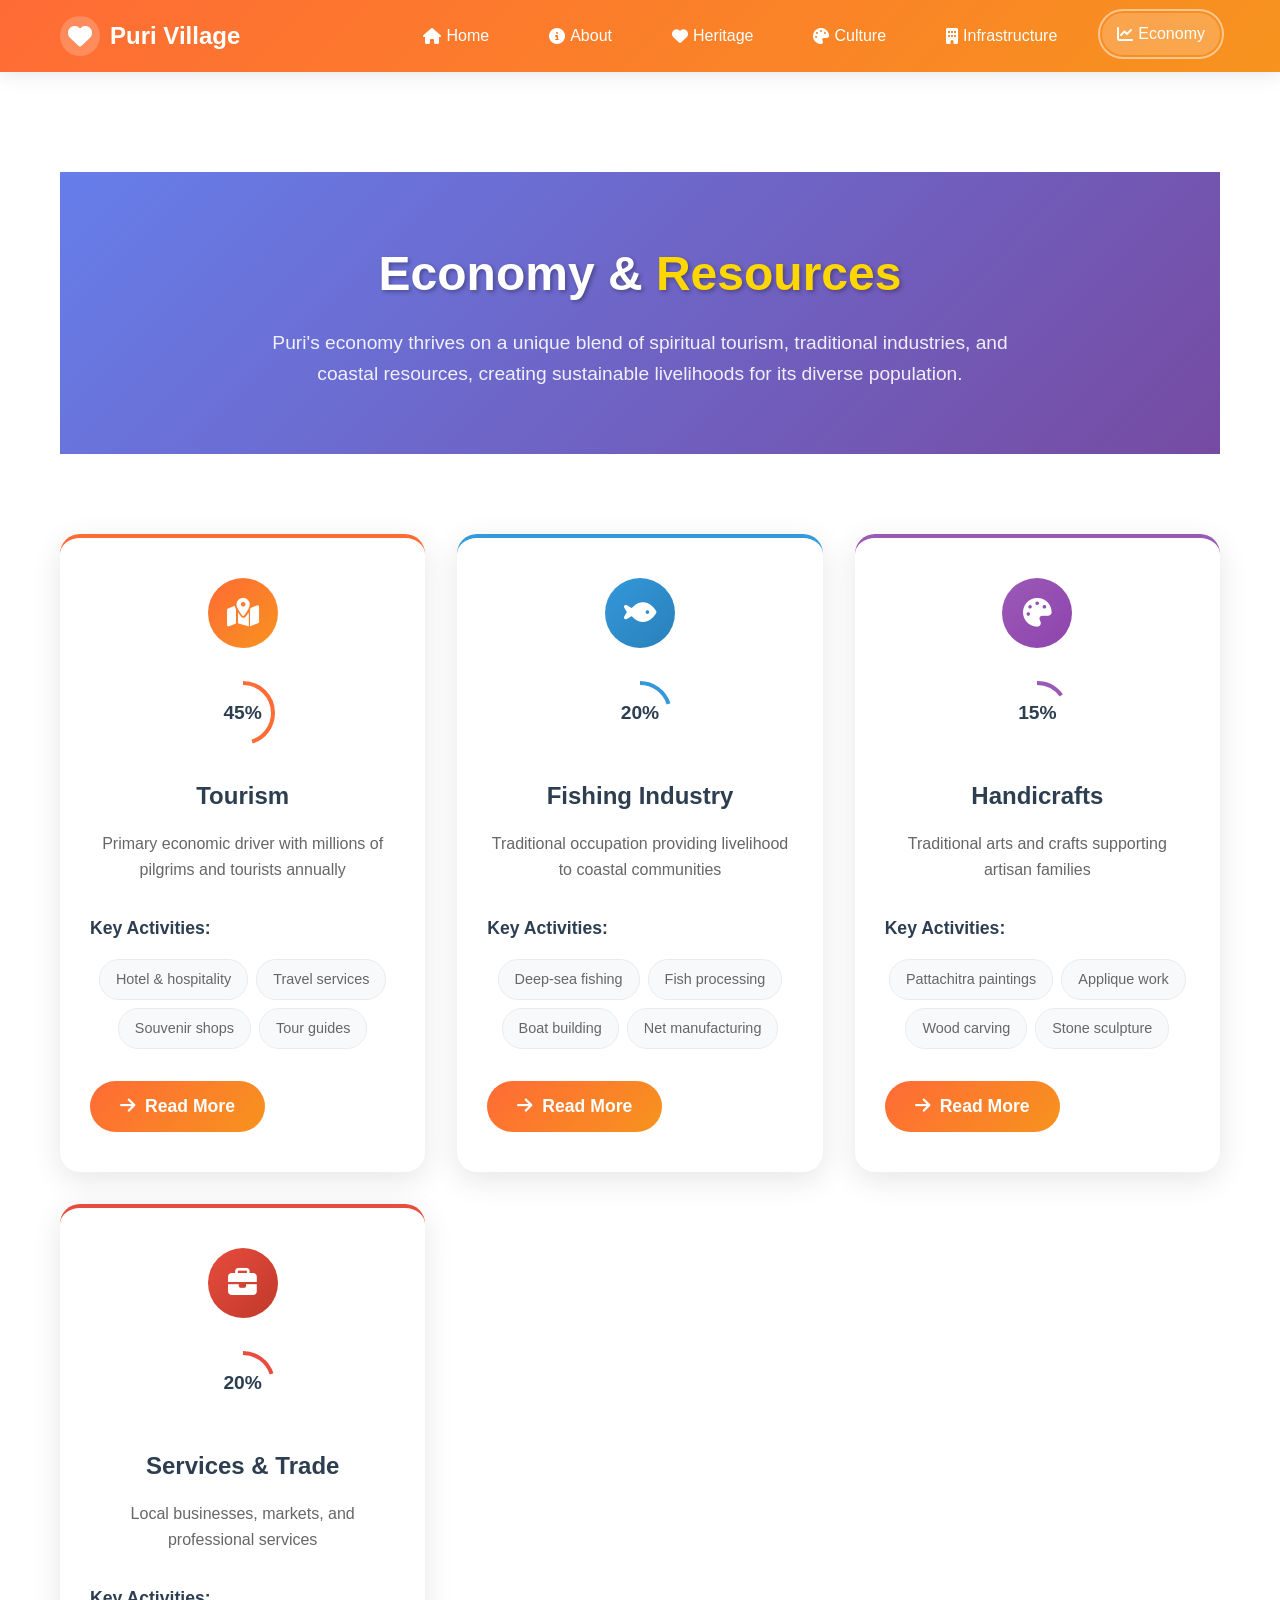
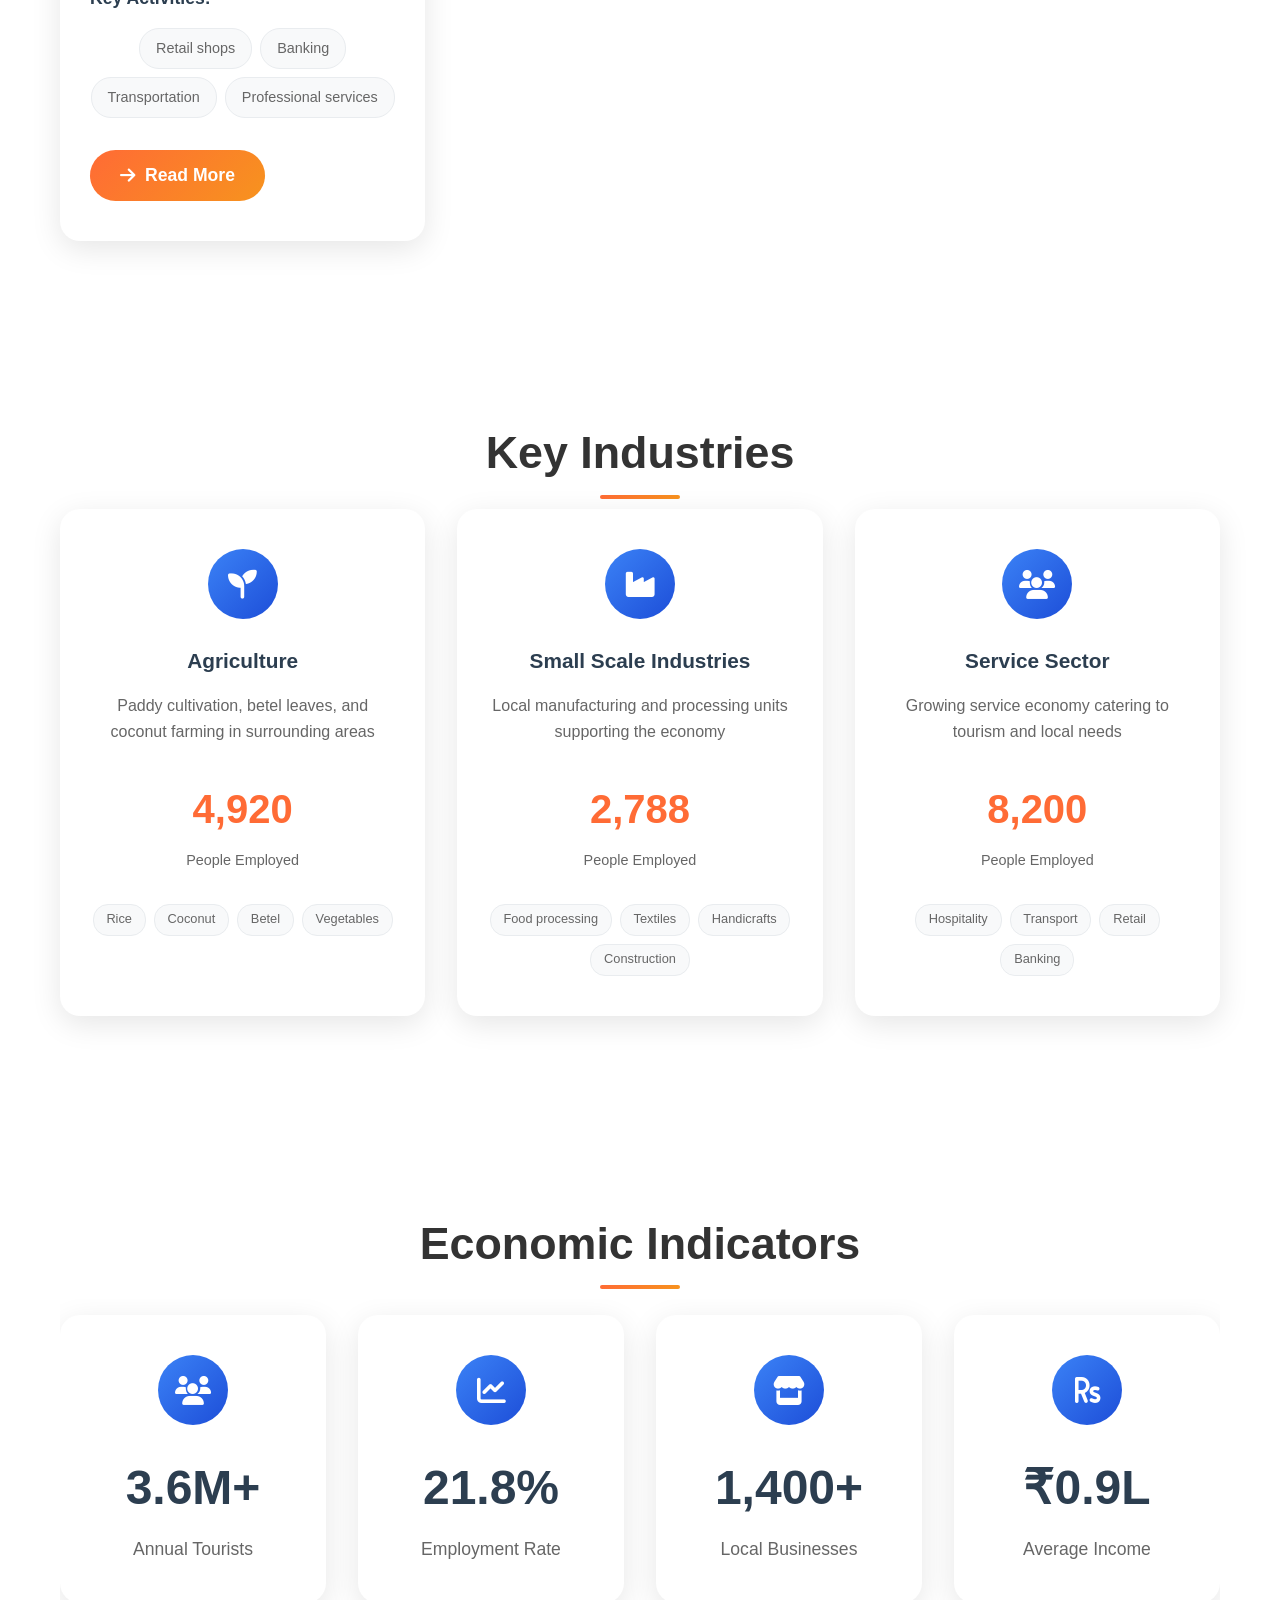
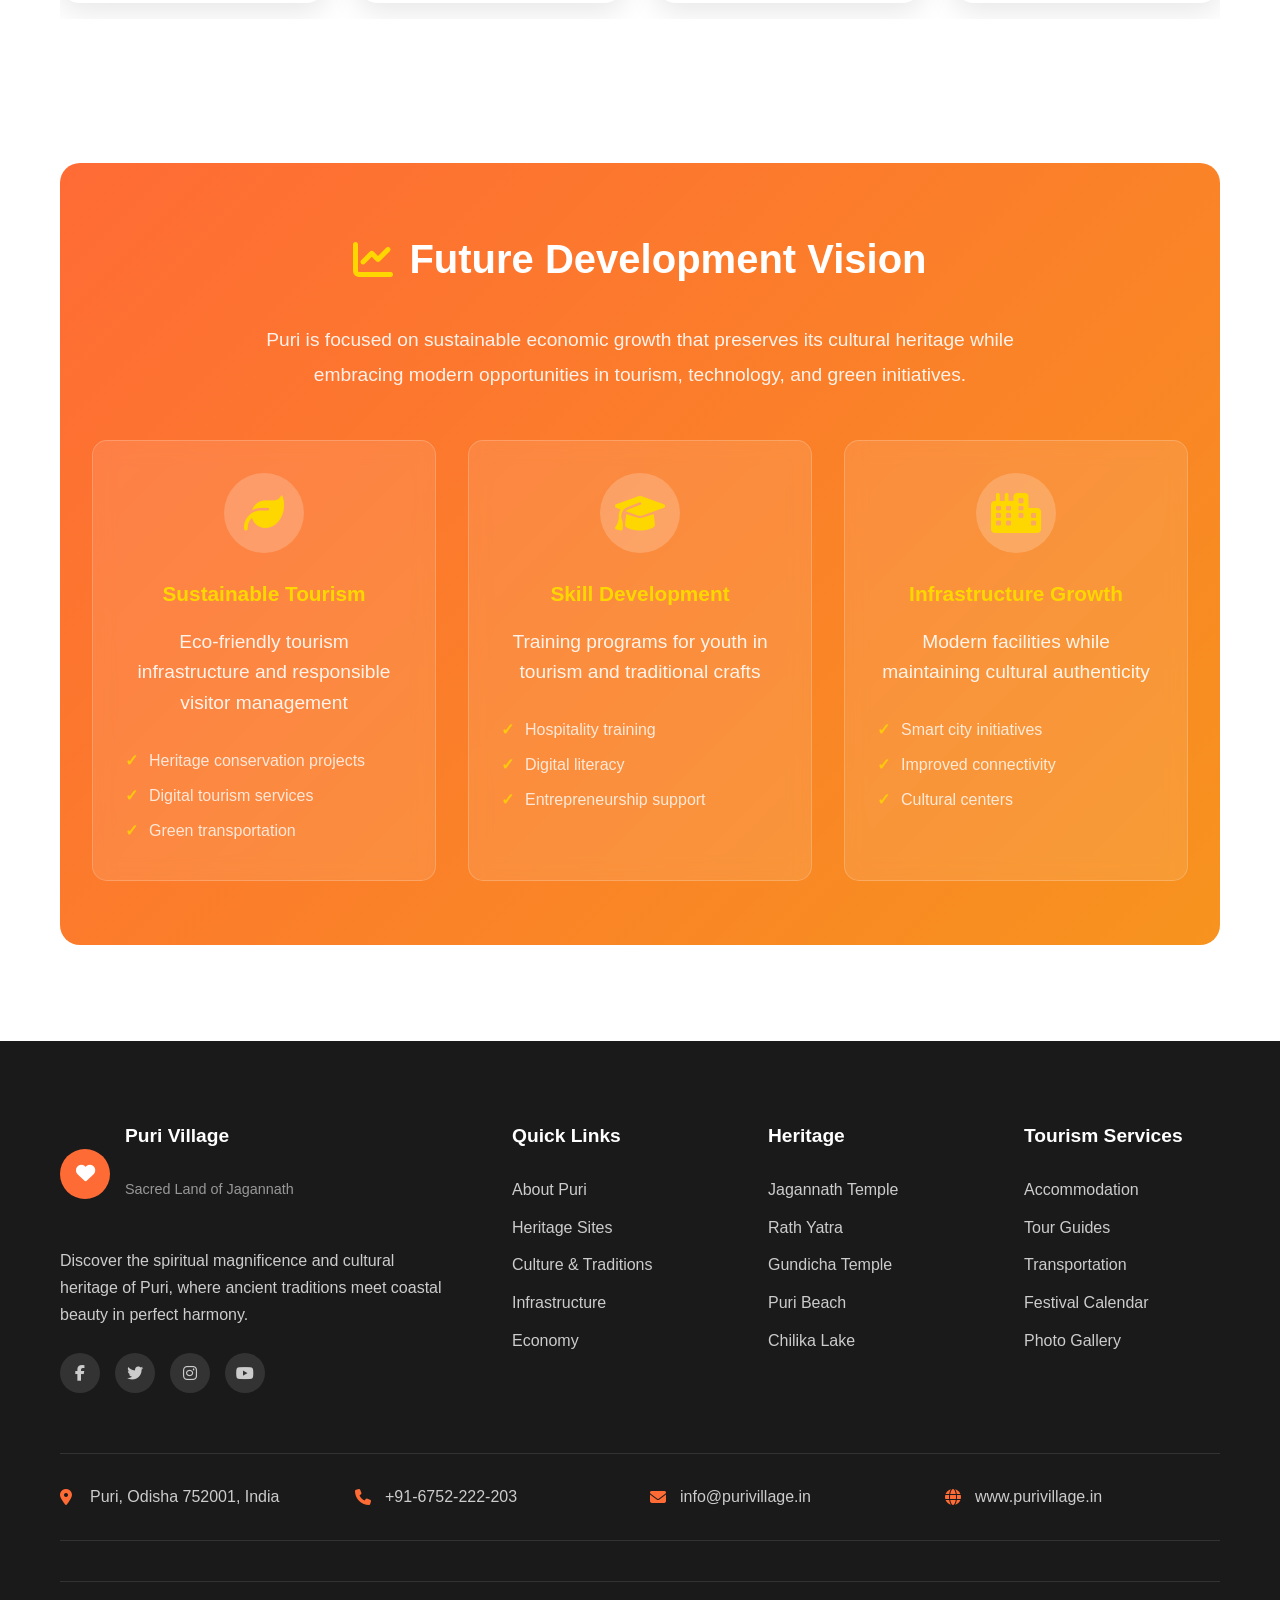
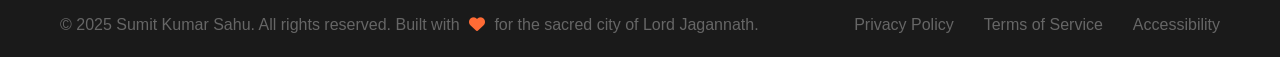
<file: docs/economy.html>
<!DOCTYPE html>
<html lang="en">
<head>
    <meta charset="UTF-8">
    <meta name="viewport" content="width=device-width, initial-scale=1.0">
    <title>Economy & Resources - Puri Village</title>
    <!-- <link rel="stylesheet" href="economy.css"> -->
    <link rel="stylesheet" href="./css/styles.css">
    <link rel="stylesheet" href="https://cdnjs.cloudflare.com/ajax/libs/font-awesome/6.4.0/css/all.min.css">
</head>
<body>
    <!-- Header -->
    <header class="header secondary" role="banner">
        <div class="container">
            <div class="logo">
                <i class="fas fa-heart" aria-hidden="true"></i>
                <span>Puri Village</span>
            </div>
            <nav class="nav" role="navigation" aria-label="Main navigation">
                <button class="nav-toggle" aria-label="Toggle navigation menu" aria-expanded="false">
                    <span></span>
                    <span></span>
                    <span></span>
                </button>
                <ul class="nav-menu">
                    <li><a href="./index.html"><i class="fas fa-home" aria-hidden="true"></i> Home</a></li>
                    <li><a href="./about.html"><i class="fas fa-info-circle" aria-hidden="true"></i> About</a></li>
                    <li><a href="./heritage.html"><i class="fas fa-heart" aria-hidden="true"></i> Heritage</a></li>
                    <li><a href="./culture.html"><i class="fas fa-palette" aria-hidden="true"></i> Culture</a></li>
                    <li><a href="./infrastructure.html"><i class="fas fa-building" aria-hidden="true"></i> Infrastructure</a></li>
                    <li><a href="./economy.html" class="active" aria-current="page"><i class="fas fa-chart-line" aria-hidden="true"></i> Economy</a></li>
                </ul>
            </nav>
        </div>
    </header>

    <main class="main-content" role="main">
        <div class="container">
            <!-- Page Header -->
            <section class="page-header">
                <h1>Economy & <span class="highlight">Resources</span></h1>
                <p>Puri's economy thrives on a unique blend of spiritual tourism, traditional industries, and coastal resources, creating sustainable livelihoods for its diverse population.</p>
            </section>

            <!-- Economic Sectors -->
            <section class="economic-sectors" aria-labelledby="sectors-heading">
                <h2 id="sectors-heading" class="sr-only">Economic Sectors</h2>
                <div class="sectors-grid">
                    <article class="sector-card tourism">
                        <div class="sector-icon" aria-hidden="true">
                            <i class="fas fa-map-marked-alt"></i>
                        </div>
                        <div class="progress-circle" data-percentage="45">
                            <svg class="progress-ring" width="80" height="80">
                                <circle class="progress-ring-circle" cx="40" cy="40" r="30"></circle>
                            </svg>
                            <div class="progress-text">45%</div>
                        </div>
                        <h3>Tourism</h3>
                        <p>Primary economic driver with millions of pilgrims and tourists annually</p>
                        <div class="sector-activities">
                            <h4>Key Activities:</h4>
                            <div class="activity-tags">
                                <span class="activity-tag" tabindex="0" role="button">Hotel & hospitality</span>
                                <span class="activity-tag" tabindex="0" role="button">Travel services</span>
                                <span class="activity-tag" tabindex="0" role="button">Souvenir shops</span>
                                <span class="activity-tag" tabindex="0" role="button">Tour guides</span>
                            </div>
                        </div>
                        <button class="btn-read-more" aria-label="Read more about Tourism sector">
                            <i class="fas fa-arrow-right" aria-hidden="true"></i>
                            Read More
                        </button>
                    </article>

                    <article class="sector-card fishing">
                        <div class="sector-icon" aria-hidden="true">
                            <i class="fas fa-fish"></i>
                        </div>
                        <div class="progress-circle" data-percentage="20">
                            <svg class="progress-ring" width="80" height="80">
                                <circle class="progress-ring-circle" cx="40" cy="40" r="30"></circle>
                            </svg>
                            <div class="progress-text">20%</div>
                        </div>
                        <h3>Fishing Industry</h3>
                        <p>Traditional occupation providing livelihood to coastal communities</p>
                        <div class="sector-activities">
                            <h4>Key Activities:</h4>
                            <div class="activity-tags">
                                <span class="activity-tag" tabindex="0" role="button">Deep-sea fishing</span>
                                <span class="activity-tag" tabindex="0" role="button">Fish processing</span>
                                <span class="activity-tag" tabindex="0" role="button">Boat building</span>
                                <span class="activity-tag" tabindex="0" role="button">Net manufacturing</span>
                            </div>
                        </div>
                        <button class="btn-read-more" aria-label="Read more about Fishing Industry sector">
                            <i class="fas fa-arrow-right" aria-hidden="true"></i>
                            Read More
                        </button>
                    </article>

                    <article class="sector-card handicrafts">
                        <div class="sector-icon" aria-hidden="true">
                            <i class="fas fa-palette"></i>
                        </div>
                        <div class="progress-circle" data-percentage="15">
                            <svg class="progress-ring" width="80" height="80">
                                <circle class="progress-ring-circle" cx="40" cy="40" r="30"></circle>
                            </svg>
                            <div class="progress-text">15%</div>
                        </div>
                        <h3>Handicrafts</h3>
                        <p>Traditional arts and crafts supporting artisan families</p>
                        <div class="sector-activities">
                            <h4>Key Activities:</h4>
                            <div class="activity-tags">
                                <span class="activity-tag" tabindex="0" role="button">Pattachitra paintings</span>
                                <span class="activity-tag" tabindex="0" role="button">Applique work</span>
                                <span class="activity-tag" tabindex="0" role="button">Wood carving</span>
                                <span class="activity-tag" tabindex="0" role="button">Stone sculpture</span>
                            </div>
                        </div>
                        <button class="btn-read-more" aria-label="Read more about Handicrafts sector">
                            <i class="fas fa-arrow-right" aria-hidden="true"></i>
                            Read More
                        </button>
                    </article>

                    <article class="sector-card services">
                        <div class="sector-icon" aria-hidden="true">
                            <i class="fas fa-briefcase"></i>
                        </div>
                        <div class="progress-circle" data-percentage="20">
                            <svg class="progress-ring" width="80" height="80">
                                <circle class="progress-ring-circle" cx="40" cy="40" r="30"></circle>
                            </svg>
                            <div class="progress-text">20%</div>
                        </div>
                        <h3>Services & Trade</h3>
                        <p>Local businesses, markets, and professional services</p>
                        <div class="sector-activities">
                            <h4>Key Activities:</h4>
                            <div class="activity-tags">
                                <span class="activity-tag" tabindex="0" role="button">Retail shops</span>
                                <span class="activity-tag" tabindex="0" role="button">Banking</span>
                                <span class="activity-tag" tabindex="0" role="button">Transportation</span>
                                <span class="activity-tag" tabindex="0" role="button">Professional services</span>
                            </div>
                        </div>
                        <button class="btn-read-more" aria-label="Read more about Services & Trade sector">
                            <i class="fas fa-arrow-right" aria-hidden="true"></i>
                            Read More
                        </button>
                    </article>
                </div>
            </section>

            <!-- Key Industries -->
            <section class="key-industries" aria-labelledby="industries-heading">
                <h2 id="industries-heading">Key Industries</h2>
                <div class="industries-grid">
                    <article class="industry-card" data-tooltip="Main crops: Rice, Coconut, Betel leaves, Vegetables. Seasonal farming with traditional methods.">
                        <div class="industry-icon" aria-hidden="true">
                            <i class="fas fa-seedling"></i>
                        </div>
                        <h3>Agriculture</h3>
                        <p>Paddy cultivation, betel leaves, and coconut farming in surrounding areas</p>
                        <div class="industry-stats">
                            <div class="stat-number counter" data-target="15000">0</div>
                            <div class="stat-label">People Employed</div>
                        </div>
                        <div class="industry-tags">
                            <span>Rice</span>
                            <span>Coconut</span>
                            <span>Betel</span>
                            <span>Vegetables</span>
                        </div>
                    </article>

                    <article class="industry-card" data-tooltip="Sectors: Food processing, Textiles, Handicrafts, Construction materials. Supporting local economy.">
                        <div class="industry-icon" aria-hidden="true">
                            <i class="fas fa-industry"></i>
                        </div>
                        <h3>Small Scale Industries</h3>
                        <p>Local manufacturing and processing units supporting the economy</p>
                        <div class="industry-stats">
                            <div class="stat-number counter" data-target="8500">0</div>
                            <div class="stat-label">People Employed</div>
                        </div>
                        <div class="industry-tags">
                            <span>Food processing</span>
                            <span>Textiles</span>
                            <span>Handicrafts</span>
                            <span>Construction</span>
                        </div>
                    </article>

                    <article class="industry-card" data-tooltip="Services: Hospitality, Transport, Retail, Banking, Healthcare. Growing sector catering to tourism.">
                        <div class="industry-icon" aria-hidden="true">
                            <i class="fas fa-users"></i>
                        </div>
                        <h3>Service Sector</h3>
                        <p>Growing service economy catering to tourism and local needs</p>
                        <div class="industry-stats">
                            <div class="stat-number counter" data-target="25000">0</div>
                            <div class="stat-label">People Employed</div>
                        </div>
                        <div class="industry-tags">
                            <span>Hospitality</span>
                            <span>Transport</span>
                            <span>Retail</span>
                            <span>Banking</span>
                        </div>
                    </article>
                </div>
            </section>

            <!-- Economic Indicators -->
            <section class="economic-indicators" aria-labelledby="indicators-heading">
                <h2 id="indicators-heading">Economic Indicators</h2>
                <div class="indicators-container">
                    <div class="indicators-grid">
                        <div class="indicator-item">
                            <div class="indicator-icon" aria-hidden="true">
                                <i class="fas fa-users"></i>
                            </div>
                            <div class="indicator-value counter" data-target="13" data-suffix="M+">0</div>
                            <div class="indicator-label">Annual Tourists</div>
                        </div>
                        <div class="indicator-item">
                            <div class="indicator-icon" aria-hidden="true">
                                <i class="fas fa-chart-line"></i>
                            </div>
                            <div class="indicator-value counter" data-target="78" data-suffix="%">0</div>
                            <div class="indicator-label">Employment Rate</div>
                        </div>
                        <div class="indicator-item">
                            <div class="indicator-icon" aria-hidden="true">
                                <i class="fas fa-store"></i>
                            </div>
                            <div class="indicator-value counter" data-target="5000" data-suffix="+">0</div>
                            <div class="indicator-label">Local Businesses</div>
                        </div>
                        <div class="indicator-item">
                            <div class="indicator-icon" aria-hidden="true">
                                <i class="fas fa-rupee-sign"></i>
                            </div>
                            <div class="indicator-value counter" data-target="3.2" data-prefix="₹" data-suffix="L">0</div>
                            <div class="indicator-label">Average Income</div>
                        </div>
                    </div>
                </div>
            </section>

            <!-- Future Development Vision -->
            <section class="future-development" aria-labelledby="development-heading">
                <div class="development-header">
                    <i class="fas fa-chart-line" aria-hidden="true"></i>
                    <h2 id="development-heading">Future Development Vision</h2>
                </div>
                <p>Puri is focused on sustainable economic growth that preserves its cultural heritage while embracing modern opportunities in tourism, technology, and green initiatives.</p>
                
                <div class="development-pillars">
                    <article class="pillar-item" tabindex="0" role="button" aria-label="Learn more about Sustainable Tourism">
                        <div class="pillar-icon" aria-hidden="true">
                            <i class="fas fa-leaf"></i>
                        </div>
                        <h4>Sustainable Tourism</h4>
                        <p>Eco-friendly tourism infrastructure and responsible visitor management</p>
                        <ul>
                            <li>Heritage conservation projects</li>
                            <li>Digital tourism services</li>
                            <li>Green transportation</li>
                        </ul>
                    </article>
                    <article class="pillar-item" tabindex="0" role="button" aria-label="Learn more about Skill Development">
                        <div class="pillar-icon" aria-hidden="true">
                            <i class="fas fa-graduation-cap"></i>
                        </div>
                        <h4>Skill Development</h4>
                        <p>Training programs for youth in tourism and traditional crafts</p>
                        <ul>
                            <li>Hospitality training</li>
                            <li>Digital literacy</li>
                            <li>Entrepreneurship support</li>
                        </ul>
                    </article>
                    <article class="pillar-item" tabindex="0" role="button" aria-label="Learn more about Infrastructure Growth">
                        <div class="pillar-icon" aria-hidden="true">
                            <i class="fas fa-city"></i>
                        </div>
                        <h4>Infrastructure Growth</h4>
                        <p>Modern facilities while maintaining cultural authenticity</p>
                        <ul>
                            <li>Smart city initiatives</li>
                            <li>Improved connectivity</li>
                            <li>Cultural centers</li>
                        </ul>
                    </article>
                </div>
            </section>
        </div>
    </main>

    <!-- Tooltip -->
    <div class="tooltip" id="tooltip" role="tooltip"></div>

    <!-- Footer -->
    <footer class="footer" role="contentinfo">
        <div class="container">
            <div class="footer-content">
                <div class="footer-section">
                    <div class="footer-logo">
                        <i class="fas fa-heart" aria-hidden="true"></i>
                        <div>
                            <h4>Puri Village</h4>
                            <p>Sacred Land of Jagannath</p>
                        </div>
                    </div>
                    <p>Discover the spiritual magnificence and cultural heritage of Puri, where ancient traditions meet coastal beauty in perfect harmony.</p>
                    <div class="social-icons">
                        <a href="#" aria-label="Facebook"><i class="fab fa-facebook-f" aria-hidden="true"></i></a>
                        <a href="#" aria-label="Twitter"><i class="fab fa-twitter" aria-hidden="true"></i></a>
                        <a href="#" aria-label="Instagram"><i class="fab fa-instagram" aria-hidden="true"></i></a>
                        <a href="#" aria-label="YouTube"><i class="fab fa-youtube" aria-hidden="true"></i></a>
                    </div>
                </div>

                <div class="footer-section">
                    <h4>Quick Links</h4>
                    <ul>
                        <li><a href="./about.html">About Puri</a></li>
                        <li><a href="./heritage.html">Heritage Sites</a></li>
                        <li><a href="./culture.html">Culture & Traditions</a></li>
                        <li><a href="./infrastructure.html">Infrastructure</a></li>
                        <li><a href="./economy.html">Economy</a></li>
                    </ul>
                </div>

                <div class="footer-section">
                    <h4>Heritage</h4>
                    <ul>
                        <li><a href="#">Jagannath Temple</a></li>
                        <li><a href="#">Rath Yatra</a></li>
                        <li><a href="#">Gundicha Temple</a></li>
                        <li><a href="#">Puri Beach</a></li>
                        <li><a href="#">Chilika Lake</a></li>
                    </ul>
                </div>

                <div class="footer-section">
                    <h4>Tourism Services</h4>
                    <ul>
                        <li><a href="#">Accommodation</a></li>
                        <li><a href="#">Tour Guides</a></li>
                        <li><a href="#">Transportation</a></li>
                        <li><a href="#">Festival Calendar</a></li>
                        <li><a href="#">Photo Gallery</a></li>
                    </ul>
                </div>
            </div>

            <div class="contact-info">
                <div class="contact-item">
                    <i class="fas fa-map-marker-alt" aria-hidden="true"></i>
                    <span>Puri, Odisha 752001, India</span>
                </div>
                <div class="contact-item">
                    <i class="fas fa-phone" aria-hidden="true"></i>
                    <span>+91-6752-222-203</span>
                </div>
                <div class="contact-item">
                    <i class="fas fa-envelope" aria-hidden="true"></i>
                    <span>info@purivillage.in</span>
                </div>
                <div class="contact-item">
                    <i class="fas fa-globe" aria-hidden="true"></i>
                    <span>www.purivillage.in</span>
                </div>
            </div>

            <div class="footer-bottom">
                <p>&copy; 2025 Sumit Kumar Sahu. All rights reserved. Built with <i class="fas fa-heart" aria-hidden="true"></i> for the sacred city of Lord Jagannath.</p>
                <div class="footer-links">
                    <a href="#">Privacy Policy</a>
                    <a href="#">Terms of Service</a>
                    <a href="#">Accessibility</a>
                </div>
            </div>
        </div>
    </footer>
     <script src="./js/script.js"></script>
</body>
</html>
</file>
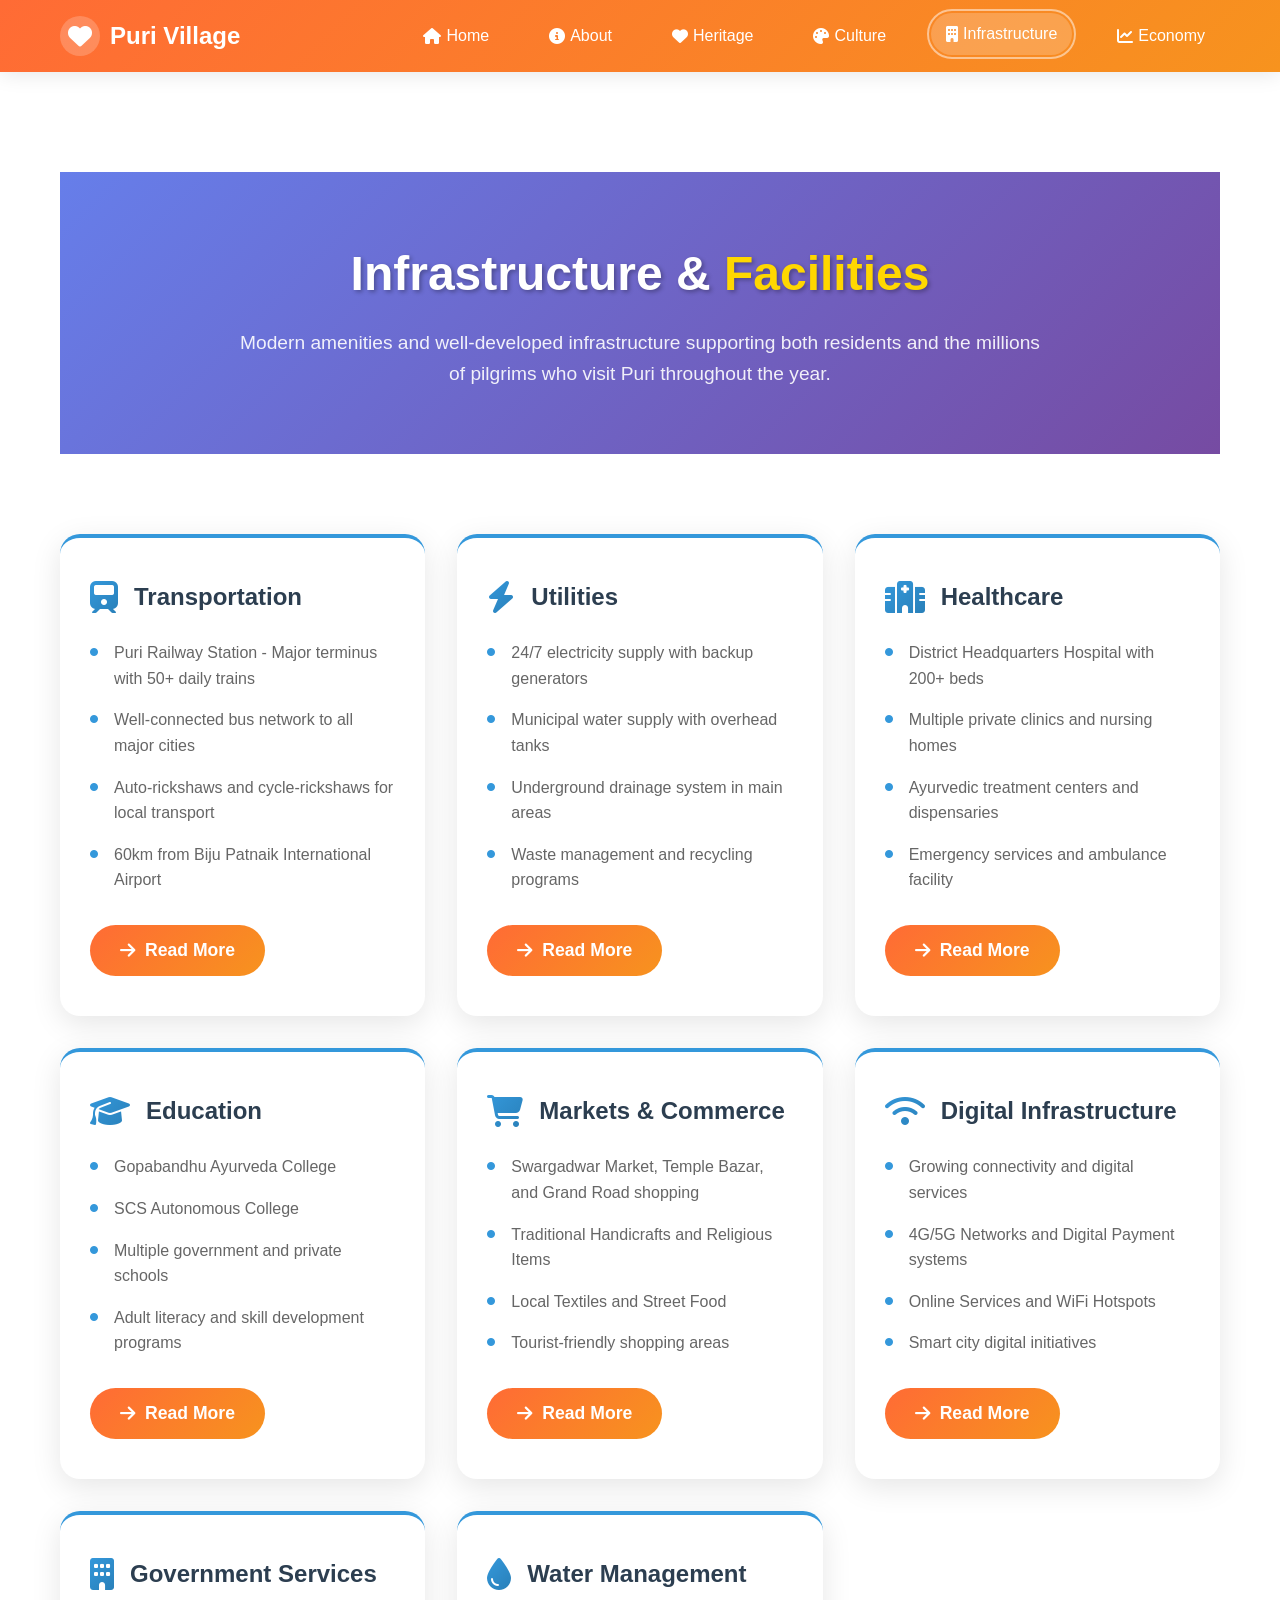
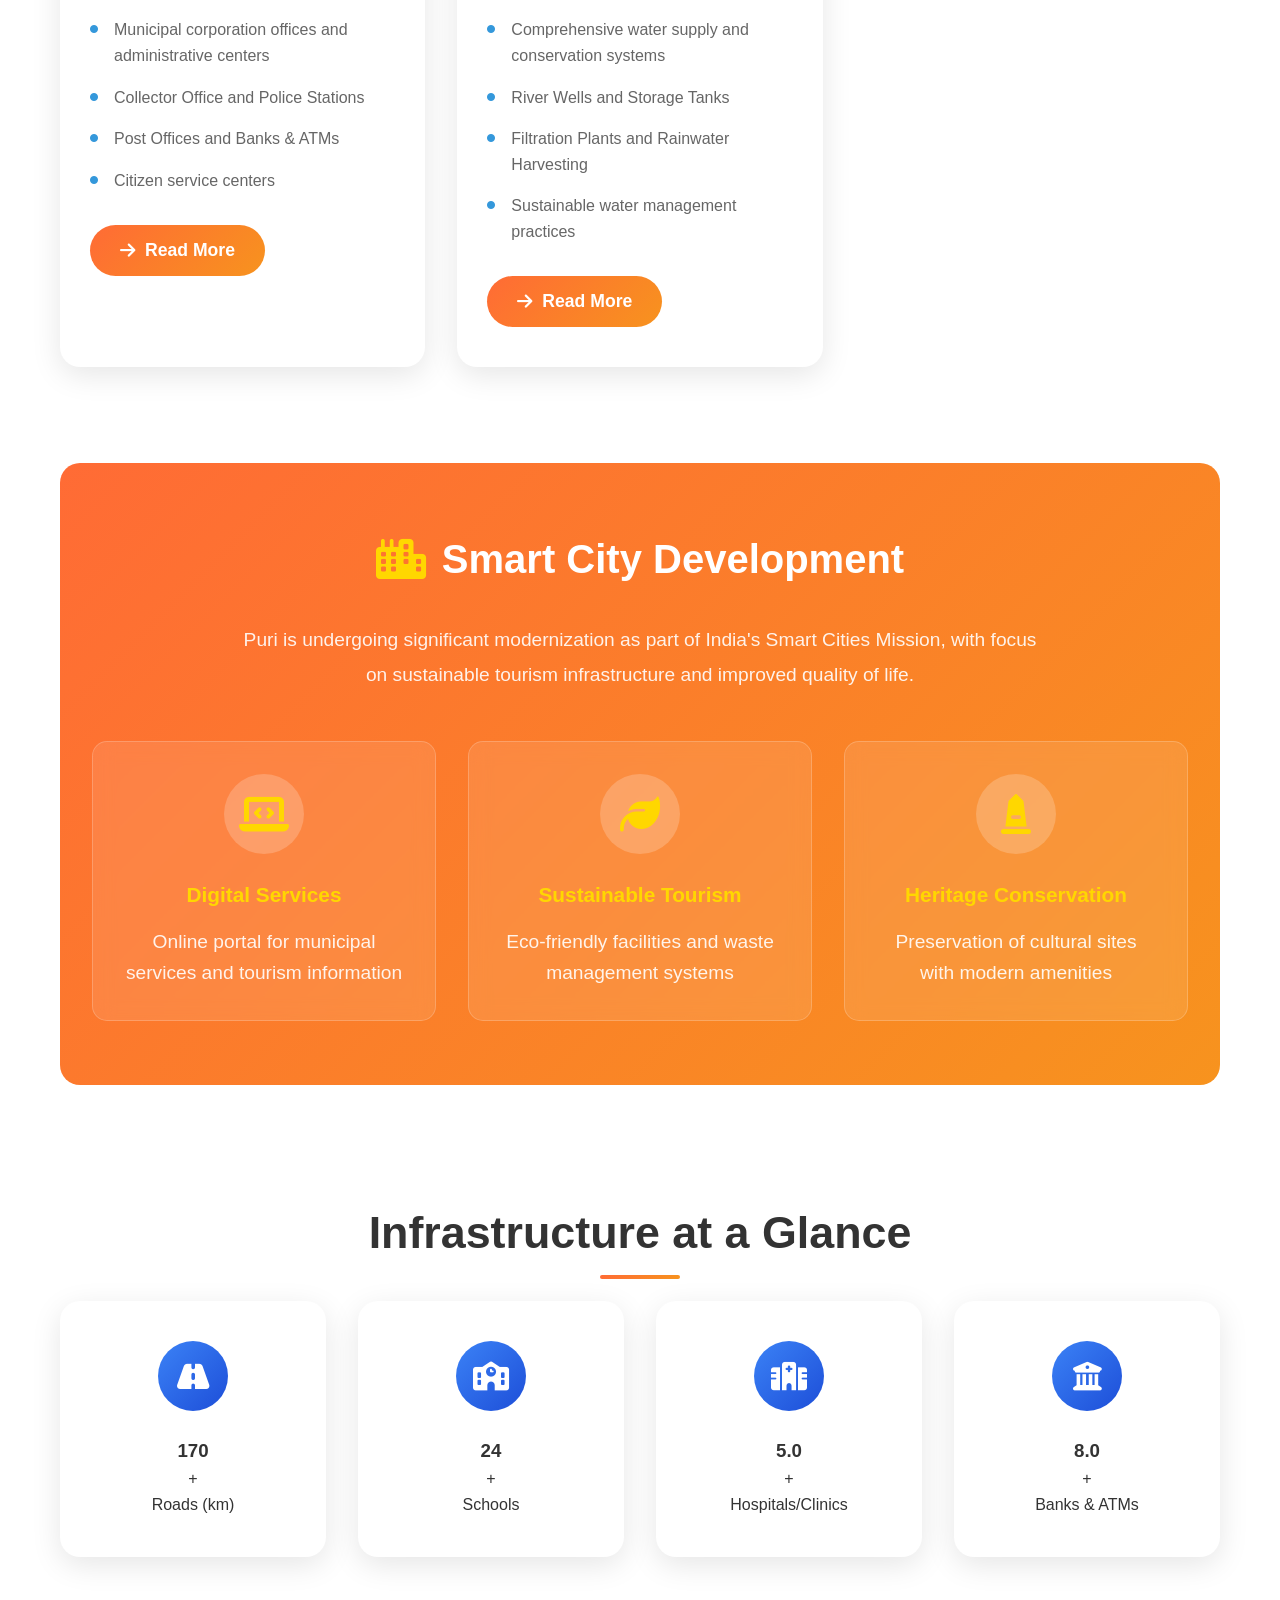
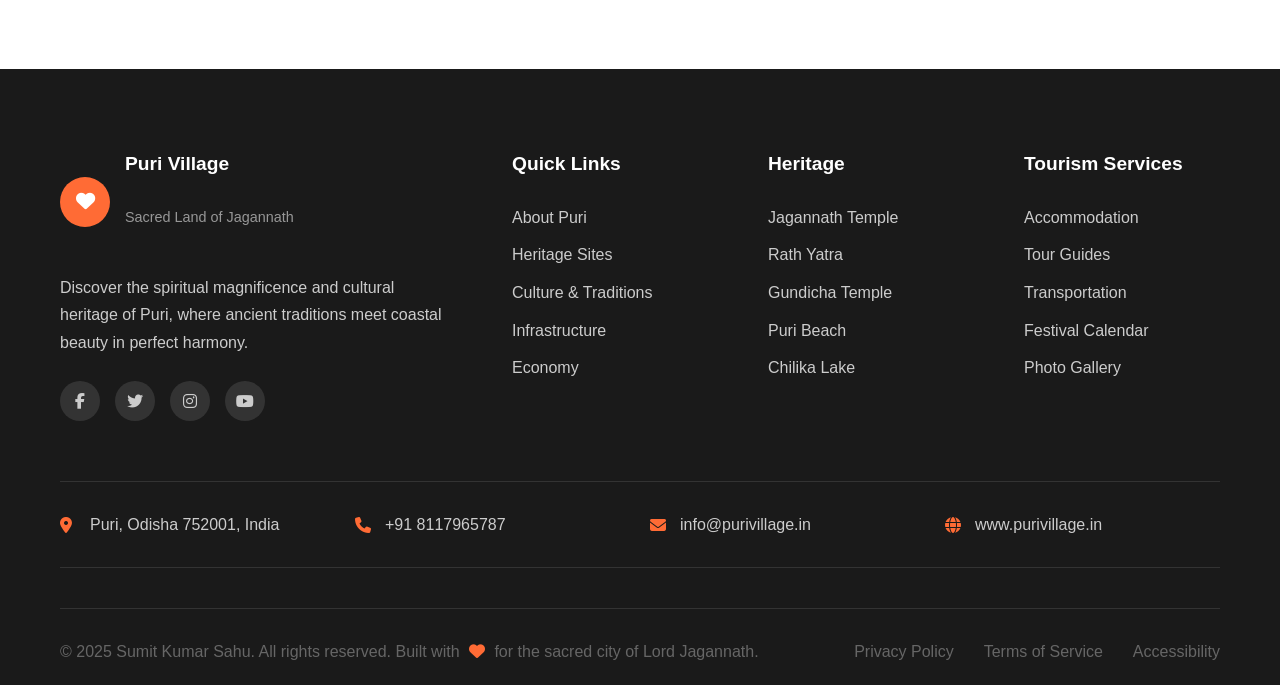
<file: docs/infrastructure.html>
<!DOCTYPE html>
<html lang="en">
<head>
    <meta charset="UTF-8">
    <meta name="viewport" content="width=device-width, initial-scale=1.0">
    <title>Infrastructure & Facilities - Puri Village</title>
    <!-- <link rel="stylesheet" href="infrastructure.css"> -->
    <link rel="stylesheet" href="./css/styles.css">
    <link rel="stylesheet" href="https://cdnjs.cloudflare.com/ajax/libs/font-awesome/6.4.0/css/all.min.css">
</head>
<body>
    <!-- Header -->
    <header class="header secondary" role="banner">
        <div class="container">
            <div class="logo">
                <i class="fas fa-heart" aria-hidden="true"></i>
                <span>Puri Village</span>
            </div>
            <nav class="nav" role="navigation" aria-label="Main navigation">
                <button class="nav-toggle" aria-label="Toggle navigation menu" aria-expanded="false">
                    <span></span>
                    <span></span>
                    <span></span>
                </button>
                <ul class="nav-menu">
                    <li><a href="./index.html"><i class="fas fa-home" aria-hidden="true"></i> Home</a></li>
                    <li><a href="./about.html"><i class="fas fa-info-circle" aria-hidden="true"></i> About</a></li>
                    <li><a href="./heritage.html"><i class="fas fa-heart" aria-hidden="true"></i> Heritage</a></li>
                    <li><a href="./culture.html"><i class="fas fa-palette" aria-hidden="true"></i> Culture</a></li>
                    <li><a href="./infrastructure.html" class="active" aria-current="page"><i class="fas fa-building" aria-hidden="true"></i> Infrastructure</a></li>
                    <li><a href="./economy.html"><i class="fas fa-chart-line" aria-hidden="true"></i> Economy</a></li>
                </ul>
            </nav>
        </div>
    </header>

    <main class="main-content" role="main">
        <div class="container">
            <!-- Page Header -->
            <section class="page-header">
                <h1>Infrastructure & <span class="highlight">Facilities</span></h1>
                <p>Modern amenities and well-developed infrastructure supporting both residents and the millions of pilgrims who visit Puri throughout the year.</p>
            </section>

            <!-- Infrastructure Categories -->
            <section class="infrastructure-categories" aria-labelledby="infra-heading">
                <h2 id="infra-heading" class="sr-only">Infrastructure Categories</h2>
                <div class="infra-grid">
                    <article class="infra-category">
                        <div class="category-header">
                            <i class="fas fa-train" aria-hidden="true"></i>
                            <h3>Transportation</h3>
                        </div>
                        <ul class="infra-list">
                            <li><i class="fas fa-circle" aria-hidden="true"></i> Puri Railway Station - Major terminus with 50+ daily trains</li>
                            <li><i class="fas fa-circle" aria-hidden="true"></i> Well-connected bus network to all major cities</li>
                            <li><i class="fas fa-circle" aria-hidden="true"></i> Auto-rickshaws and cycle-rickshaws for local transport</li>
                            <li><i class="fas fa-circle" aria-hidden="true"></i> 60km from Biju Patnaik International Airport</li>
                        </ul>
                        <button class="btn-read-more" aria-label="Read more about Transportation">
                            <i class="fas fa-arrow-right" aria-hidden="true"></i>
                            Read More
                        </button>
                    </article>

                    <article class="infra-category">
                        <div class="category-header">
                            <i class="fas fa-bolt" aria-hidden="true"></i>
                            <h3>Utilities</h3>
                        </div>
                        <ul class="infra-list">
                            <li><i class="fas fa-circle" aria-hidden="true"></i> 24/7 electricity supply with backup generators</li>
                            <li><i class="fas fa-circle" aria-hidden="true"></i> Municipal water supply with overhead tanks</li>
                            <li><i class="fas fa-circle" aria-hidden="true"></i> Underground drainage system in main areas</li>
                            <li><i class="fas fa-circle" aria-hidden="true"></i> Waste management and recycling programs</li>
                        </ul>
                        <button class="btn-read-more" aria-label="Read more about Utilities">
                            <i class="fas fa-arrow-right" aria-hidden="true"></i>
                            Read More
                        </button>
                    </article>

                    <article class="infra-category">
                        <div class="category-header">
                            <i class="fas fa-hospital" aria-hidden="true"></i>
                            <h3>Healthcare</h3>
                        </div>
                        <ul class="infra-list">
                            <li><i class="fas fa-circle" aria-hidden="true"></i> District Headquarters Hospital with 200+ beds</li>
                            <li><i class="fas fa-circle" aria-hidden="true"></i> Multiple private clinics and nursing homes</li>
                            <li><i class="fas fa-circle" aria-hidden="true"></i> Ayurvedic treatment centers and dispensaries</li>
                            <li><i class="fas fa-circle" aria-hidden="true"></i> Emergency services and ambulance facility</li>
                        </ul>
                        <button class="btn-read-more" aria-label="Read more about Healthcare">
                            <i class="fas fa-arrow-right" aria-hidden="true"></i>
                            Read More
                        </button>
                    </article>

                    <article class="infra-category">
                        <div class="category-header">
                            <i class="fas fa-graduation-cap" aria-hidden="true"></i>
                            <h3>Education</h3>
                        </div>
                        <ul class="infra-list">
                            <li><i class="fas fa-circle" aria-hidden="true"></i> Gopabandhu Ayurveda College</li>
                            <li><i class="fas fa-circle" aria-hidden="true"></i> SCS Autonomous College</li>
                            <li><i class="fas fa-circle" aria-hidden="true"></i> Multiple government and private schools</li>
                            <li><i class="fas fa-circle" aria-hidden="true"></i> Adult literacy and skill development programs</li>
                        </ul>
                        <button class="btn-read-more" aria-label="Read more about Education">
                            <i class="fas fa-arrow-right" aria-hidden="true"></i>
                            Read More
                        </button>
                    </article>

                    <article class="infra-category">
                        <div class="category-header">
                            <i class="fas fa-shopping-cart" aria-hidden="true"></i>
                            <h3>Markets & Commerce</h3>
                        </div>
                        <ul class="infra-list">
                            <li><i class="fas fa-circle" aria-hidden="true"></i> Swargadwar Market, Temple Bazar, and Grand Road shopping</li>
                            <li><i class="fas fa-circle" aria-hidden="true"></i> Traditional Handicrafts and Religious Items</li>
                            <li><i class="fas fa-circle" aria-hidden="true"></i> Local Textiles and Street Food</li>
                            <li><i class="fas fa-circle" aria-hidden="true"></i> Tourist-friendly shopping areas</li>
                        </ul>
                        <button class="btn-read-more" aria-label="Read more about Markets & Commerce">
                            <i class="fas fa-arrow-right" aria-hidden="true"></i>
                            Read More
                        </button>
                    </article>

                    <article class="infra-category">
                        <div class="category-header">
                            <i class="fas fa-wifi" aria-hidden="true"></i>
                            <h3>Digital Infrastructure</h3>
                        </div>
                        <ul class="infra-list">
                            <li><i class="fas fa-circle" aria-hidden="true"></i> Growing connectivity and digital services</li>
                            <li><i class="fas fa-circle" aria-hidden="true"></i> 4G/5G Networks and Digital Payment systems</li>
                            <li><i class="fas fa-circle" aria-hidden="true"></i> Online Services and WiFi Hotspots</li>
                            <li><i class="fas fa-circle" aria-hidden="true"></i> Smart city digital initiatives</li>
                        </ul>
                        <button class="btn-read-more" aria-label="Read more about Digital Infrastructure">
                            <i class="fas fa-arrow-right" aria-hidden="true"></i>
                            Read More
                        </button>
                    </article>

                    <article class="infra-category">
                        <div class="category-header">
                            <i class="fas fa-building" aria-hidden="true"></i>
                            <h3>Government Services</h3>
                        </div>
                        <ul class="infra-list">
                            <li><i class="fas fa-circle" aria-hidden="true"></i> Municipal corporation offices and administrative centers</li>
                            <li><i class="fas fa-circle" aria-hidden="true"></i> Collector Office and Police Stations</li>
                            <li><i class="fas fa-circle" aria-hidden="true"></i> Post Offices and Banks & ATMs</li>
                            <li><i class="fas fa-circle" aria-hidden="true"></i> Citizen service centers</li>
                        </ul>
                        <button class="btn-read-more" aria-label="Read more about Government Services">
                            <i class="fas fa-arrow-right" aria-hidden="true"></i>
                            Read More
                        </button>
                    </article>

                    <article class="infra-category">
                        <div class="category-header">
                            <i class="fas fa-tint" aria-hidden="true"></i>
                            <h3>Water Management</h3>
                        </div>
                        <ul class="infra-list">
                            <li><i class="fas fa-circle" aria-hidden="true"></i> Comprehensive water supply and conservation systems</li>
                            <li><i class="fas fa-circle" aria-hidden="true"></i> River Wells and Storage Tanks</li>
                            <li><i class="fas fa-circle" aria-hidden="true"></i> Filtration Plants and Rainwater Harvesting</li>
                            <li><i class="fas fa-circle" aria-hidden="true"></i> Sustainable water management practices</li>
                        </ul>
                        <button class="btn-read-more" aria-label="Read more about Water Management">
                            <i class="fas fa-arrow-right" aria-hidden="true"></i>
                            Read More
                        </button>
                    </article>
                </div>
            </section>

            <!-- Smart City Development -->
            <section class="smart-city" aria-labelledby="smart-city-heading">
                <div class="smart-city-header">
                    <i class="fas fa-city" aria-hidden="true"></i>
                    <h2 id="smart-city-heading">Smart City Development</h2>
                </div>
                <p>Puri is undergoing significant modernization as part of India's Smart Cities Mission, with focus on sustainable tourism infrastructure and improved quality of life.</p>
                
                <div class="smart-initiatives">
                    <article class="initiative-item" tabindex="0" role="button" aria-label="Learn more about Digital Services">
                        <div class="initiative-icon">
                            <i class="fas fa-laptop-code" aria-hidden="true"></i>
                        </div>
                        <h4>Digital Services</h4>
                        <p>Online portal for municipal services and tourism information</p>
                    </article>
                    <article class="initiative-item" tabindex="0" role="button" aria-label="Learn more about Sustainable Tourism">
                        <div class="initiative-icon">
                            <i class="fas fa-leaf" aria-hidden="true"></i>
                        </div>
                        <h4>Sustainable Tourism</h4>
                        <p>Eco-friendly facilities and waste management systems</p>
                    </article>
                    <article class="initiative-item" tabindex="0" role="button" aria-label="Learn more about Heritage Conservation">
                        <div class="initiative-icon">
                            <i class="fas fa-monument" aria-hidden="true"></i>
                        </div>
                        <h4>Heritage Conservation</h4>
                        <p>Preservation of cultural sites with modern amenities</p>
                    </article>
                </div>
            </section>

            <!-- Infrastructure Statistics -->
            <section class="infra-stats" aria-labelledby="stats-heading">
                <h2 id="stats-heading">Infrastructure at a Glance</h2>
                <div class="stats-grid">
                    <div class="stat-card">
                        <div class="stat-icon">
                            <i class="fas fa-road" aria-hidden="true"></i>
                        </div>
                        <h3 class="counter" data-target="850">0</h3>
                        <span class="stat-suffix">+</span>
                        <p>Roads (km)</p>
                    </div>
                    <div class="stat-card">
                        <div class="stat-icon">
                            <i class="fas fa-school" aria-hidden="true"></i>
                        </div>
                        <h3 class="counter" data-target="120">0</h3>
                        <span class="stat-suffix">+</span>
                        <p>Schools</p>
                    </div>
                    <div class="stat-card">
                        <div class="stat-icon">
                            <i class="fas fa-hospital" aria-hidden="true"></i>
                        </div>
                        <h3 class="counter" data-target="25">0</h3>
                        <span class="stat-suffix">+</span>
                        <p>Hospitals/Clinics</p>
                    </div>
                    <div class="stat-card">
                        <div class="stat-icon">
                            <i class="fas fa-university" aria-hidden="true"></i>
                        </div>
                        <h3 class="counter" data-target="40">0</h3>
                        <span class="stat-suffix">+</span>
                        <p>Banks & ATMs</p>
                    </div>
                </div>
            </section>
        </div>
    </main>

    <!-- Footer Section -->
    <footer class="footer" role="contentinfo">
        <div class="container">
            <div class="footer-content">
                <div class="footer-section">
                    <div class="footer-logo">
                        <i class="fas fa-heart" aria-hidden="true"></i>
                        <div>
                            <h4>Puri Village</h4>
                            <p>Sacred Land of Jagannath</p>
                        </div>
                    </div>
                    <p>Discover the spiritual magnificence and cultural heritage of Puri, where ancient traditions meet coastal beauty in perfect harmony.</p>
                    <div class="social-icons">
                        <a href="#" aria-label="Facebook"><i class="fab fa-facebook-f" aria-hidden="true"></i></a>
                        <a href="#" aria-label="Twitter"><i class="fab fa-twitter" aria-hidden="true"></i></a>
                        <a href="#" aria-label="Instagram"><i class="fab fa-instagram" aria-hidden="true"></i></a>
                        <a href="#" aria-label="YouTube"><i class="fab fa-youtube" aria-hidden="true"></i></a>
                    </div>
                </div>

                <div class="footer-section">
                    <h4>Quick Links</h4>
                    <ul>
                        <li><a href="./about.html">About Puri</a></li>
                        <li><a href="./heritage.html">Heritage Sites</a></li>
                        <li><a href="./culture.html">Culture & Traditions</a></li>
                        <li><a href="./infrastructure.html">Infrastructure</a></li>
                        <li><a href="./economy.html">Economy</a></li>
                    </ul>
                </div>

                <div class="footer-section">
                    <h4>Heritage</h4>
                    <ul>
                        <li><a href="#">Jagannath Temple</a></li>
                        <li><a href="#">Rath Yatra</a></li>
                        <li><a href="#">Gundicha Temple</a></li>
                        <li><a href="#">Puri Beach</a></li>
                        <li><a href="#">Chilika Lake</a></li>
                    </ul>
                </div>

                <div class="footer-section">
                    <h4>Tourism Services</h4>
                    <ul>
                        <li><a href="#">Accommodation</a></li>
                        <li><a href="#">Tour Guides</a></li>
                        <li><a href="#">Transportation</a></li>
                        <li><a href="#">Festival Calendar</a></li>
                        <li><a href="#">Photo Gallery</a></li>
                    </ul>
                </div>
            </div>

            <div class="contact-info">
                <div class="contact-item">
                    <i class="fas fa-map-marker-alt" aria-hidden="true"></i>
                    <span>Puri, Odisha 752001, India</span>
                </div>
                <div class="contact-item">
                    <i class="fas fa-phone" aria-hidden="true"></i>
                    <span>+91 8117965787</span>
                </div>
                <div class="contact-item">
                    <i class="fas fa-envelope" aria-hidden="true"></i>
                    <span>info@purivillage.in</span>
                </div>
                <div class="contact-item">
                    <i class="fas fa-globe" aria-hidden="true"></i>
                    <span>www.purivillage.in</span>
                </div>
            </div>

            <div class="footer-bottom">
                <p>&copy; 2025 Sumit Kumar Sahu. All rights reserved. Built with <i class="fas fa-heart" aria-hidden="true"></i> for the sacred city of Lord Jagannath.</p>
                <div class="footer-links">
                    <a href="#">Privacy Policy</a>
                    <a href="#">Terms of Service</a>
                    <a href="#">Accessibility</a>
                </div>
            </div>
        </div>
    </footer>

    <!-- <script src="infrastructure.js"></script> -->
      <script src="./js/script.js"></script>
</body>
</html>
</file>
<file: docs/css/styles.css>
/* ==========================================
   MASTER STYLE.CSS - PROFESSIONAL WEBSITE
   ========================================== */

/* ==========================================
   1. GLOBAL RESET & BASE STYLES
   ========================================== */

*,
*::before,
*::after {
    margin: 0;
    padding: 0;
    box-sizing: border-box;
}

html {
    scroll-behavior: smooth;
}

body {
    font-family: 'Inter', 'Segoe UI', Tahoma, Geneva, Verdana, sans-serif;
    line-height: 1.6;
    color: #333;
    font-size: 16px;
    overflow-x: hidden;
}

/* Focus styles for accessibility */
:focus {
    outline: 2px solid #ff6b35;
    outline-offset: 2px;
}

/* Screen Reader Only */
.sr-only,
.skip-link {
    position: absolute;
    width: 1px;
    height: 1px;
    padding: 0;
    margin: -1px;
    overflow: hidden;
    clip: rect(0, 0, 0, 0);
    white-space: nowrap;
    border: 0;
}

.skip-link {
    top: -40px;
    left: 6px;
    background: #000;
    color: #fff;
    padding: 8px;
    text-decoration: none;
    z-index: 1000;
    border-radius: 4px;
}

.skip-link:focus {
    top: 6px;
}

/* ==========================================
   2. LAYOUT & TYPOGRAPHY
   ========================================== */

.container {
    max-width: 1200px;
    margin: 0 auto;
    padding: 0 20px;
}

.highlight {
    color: #ffd700;
}

/* Section Headers */
.section-header,
.content-section h2,
.arts-section h2,
.festival-calendar h2,
.key-industries h2,
.economic-indicators h2,
.infra-stats h2 {
    text-align: center;
    margin-bottom: 60px;
}

.section-header h2,
.content-section h2,
.arts-section h2,
.festival-calendar h2,
.key-industries h2,
.economic-indicators h2,
.infra-stats h2 {
    font-size: clamp(2rem, 4vw, 2.8rem);
    font-weight: 700;
    margin-bottom: 20px;
    color: #333;
    position: relative;
}

.section-header h2::after,
.content-section h2::after,
.arts-section h2::after,
.festival-calendar h2::after,
.key-industries h2::after,
.economic-indicators h2::after,
.infra-stats h2::after {
    content: '';
    position: absolute;
    bottom: -10px;
    left: 50%;
    transform: translateX(-50%);
    width: 80px;
    height: 4px;
    background: linear-gradient(135deg, #ff6b35, #f7931e);
    border-radius: 2px;
}

.section-header p {
    font-size: clamp(1rem, 2vw, 1.2rem);
    color: #666;
    max-width: 600px;
    margin: 0 auto;
}

/* ==========================================
   3. HEADER & NAVIGATION
   ========================================== */

.header {
    background: linear-gradient(135deg, #ff6b35, #f7931e);
    padding: 15px 0;
    position: sticky;
    top: 0;
    z-index: 100;
    box-shadow: 0 2px 20px rgba(0, 0, 0, 0.1);
}

/* About, Heritage, Culture, Infrastructure, Economy pages header */
body.about-page .header,
body.heritage-page .header,
body.culture-page .header,
body.infrastructure-page .header,
body.economy-page .header {
    background: linear-gradient(135deg, #2c3e50, #3498db);
}

.header .container {
    display: flex;
    justify-content: space-between;
    align-items: center;
}

.logo {
    display: flex;
    align-items: center;
    gap: 10px;
    color: white;
    font-size: 1.5rem;
    font-weight: 700;
}

.logo i {
    background: rgba(255, 255, 255, 0.2);
    padding: 8px;
    border-radius: 50%;
    width: 40px;
    height: 40px;
    display: flex;
    align-items: center;
    justify-content: center;
}

/* Mobile Menu Button */
.mobile-menu-btn,
.nav-toggle {
    display: none;
    flex-direction: column;
    justify-content: space-around;
    width: 30px;
    height: 30px;
    background: transparent;
    border: none;
    cursor: pointer;
    padding: 0;
}

.hamburger-line,
.nav-toggle span {
    width: 100%;
    height: 3px;
    background: white;
    transition: all 0.3s ease;
    transform-origin: center;
    border-radius: 2px;
}

.nav-toggle span {
    width: 25px;
    margin: 3px 0;
}

/* Hamburger Animation */
.mobile-menu-btn[aria-expanded="true"] .hamburger-line:nth-child(1),
.nav-toggle.active span:nth-child(1) {
    transform: rotate(45deg) translate(6px, 6px);
}

.mobile-menu-btn[aria-expanded="true"] .hamburger-line:nth-child(2),
.nav-toggle.active span:nth-child(2) {
    opacity: 0;
}

.mobile-menu-btn[aria-expanded="true"] .hamburger-line:nth-child(3),
.nav-toggle.active span:nth-child(3) {
    transform: rotate(-45deg) translate(6px, -6px);
}

/* Navigation */
.nav,
.nav-menu {
    display: flex;
    gap: 30px;
    list-style: none;
}

.nav a,
.nav-menu a {
    color: white;
    text-decoration: none;
    display: flex;
    align-items: center;
    gap: 5px;
    padding: 8px 15px;
    border-radius: 25px;
    transition: all 0.3s ease;
    font-weight: 500;
}

.nav a:hover,
.nav a:focus,
.nav-menu a:hover,
.nav-menu a:focus,
.nav-menu a.active {
    background: rgba(255, 255, 255, 0.2);
    color: white;
    outline: 2px solid rgba(255, 255, 255, 0.5);
    outline-offset: 2px;
    transform: translateY(-2px);
}

/* ==========================================
   4. BUTTONS & INTERACTIVE ELEMENTS
   ========================================== */

.btn-primary,
.btn-secondary,
.btn-gallery,
.btn-contact,
.btn-read-more,
.cta-button,
.submit-btn {
    padding: 15px 30px;
    border: none;
    border-radius: 50px;
    font-size: 1.1rem;
    font-weight: 600;
    cursor: pointer;
    transition: all 0.3s ease;
    text-decoration: none;
    display: inline-flex;
    align-items: center;
    gap: 10px;
    justify-content: center;
}

.btn-primary,
.btn-gallery,
.btn-contact,
.btn-read-more,
.cta-button,
.submit-btn {
    background: linear-gradient(135deg, #ff6b35, #f7931e);
    color: white;
}

.btn-secondary {
    background: rgba(255, 255, 255, 0.2);
    color: white;
    border: 2px solid rgba(255, 255, 255, 0.3);
}

.btn-primary:hover,
.btn-primary:focus,
.btn-gallery:hover,
.btn-gallery:focus,
.btn-contact:hover,
.btn-contact:focus,
.btn-read-more:hover,
.btn-read-more:focus,
.cta-button:hover,
.cta-button:focus,
.submit-btn:hover,
.submit-btn:focus {
    background: linear-gradient(135deg, #e55a2b, #e8851d);
    transform: translateY(-2px);
    outline: 2px solid rgba(255, 107, 53, 0.5);
    outline-offset: 2px;
    box-shadow: 0 8px 25px rgba(255, 107, 53, 0.3);
}

.btn-secondary:hover,
.btn-secondary:focus {
    background: rgba(255, 255, 255, 0.3);
    transform: translateY(-2px);
    outline: 2px solid rgba(255, 255, 255, 0.5);
    outline-offset: 2px;
}

.btn-read-more i,
.cta-button i,
.btn-gallery i,
.btn-contact i,
.submit-btn i {
    transition: transform 0.3s ease;
}

.btn-read-more:hover i,
.cta-button:hover i,
.btn-gallery:hover i,
.btn-contact:hover i,
.submit-btn:hover i {
    transform: translateX(3px);
}

/* ==========================================
   5. CARDS & CONTENT BLOCKS
   ========================================== */

.abstract-card,
.history-card,
.site-card,
.culture-card,
.festival-card,
.sector-card,
.industry-card,
.stat-card,
.indicator-item,
.infra-category,
.personality-card,
.fact-card {
    background: white;
    padding: 40px 30px;
    border-radius: 20px;
    box-shadow: 0 8px 30px rgba(0, 0, 0, 0.1);
    transition: all 0.3s ease;
    position: relative;
    overflow: hidden;
}

.abstract-card:hover,
.abstract-card:focus-within,
.history-card:hover,
.site-card:hover,
.culture-card:hover,
.festival-card:hover,
.sector-card:hover,
.industry-card:hover,
.stat-card:hover,
.indicator-item:hover,
.infra-category:hover,
.personality-card:hover,
.fact-card:hover {
    transform: translateY(-8px);
    box-shadow: 0 15px 40px rgba(0, 0, 0, 0.15);
}

/* Card Top Borders */
.abstract-card::before,
.history-card,
.culture-card,
.festival-card,
.sector-card,
.stat-card::before,
.indicator-item::before,
.infra-category {
    border-top: 4px solid #3498db;
}

.site-card.religious .site-category {
    background: linear-gradient(135deg, #ff6b35, #f7931e);
}

.site-card.festival .site-category {
    background: linear-gradient(135deg, #667eea, #764ba2);
}

.site-card.natural .site-category {
    background: linear-gradient(135deg, #74b9ff, #0984e3);
}

/* Card Icons */
.abstract-icon,
.culture-icon,
.festival-icon,
.sector-icon,
.industry-icon,
.stat-icon,
.indicator-icon,
.personality-image {
    width: 70px;
    height: 70px;
    border-radius: 50%;
    display: flex;
    align-items: center;
    justify-content: center;
    margin: 0 auto 25px;
    transition: all 0.3s ease;
}

.abstract-icon.about,
.culture-icon,
.sector-icon,
.industry-icon,
.stat-icon,
.indicator-icon {
    background: linear-gradient(135deg, #3b82f6, #1d4ed8);
}

.abstract-icon.heritage {
    background: linear-gradient(135deg, #ff6b35, #f7931e);
}

.abstract-icon.culture {
    background: linear-gradient(135deg, #8b5cf6, #7c3aed);
}

.abstract-icon.infrastructure {
    background: linear-gradient(135deg, #10b981, #059669);
}

.abstract-icon.economy {
    background: linear-gradient(135deg, #f59e0b, #d97706);
}

.festival-icon,
.personality-image {
    background: linear-gradient(135deg, #9b59b6, #8e44ad);
}

.abstract-icon i,
.culture-icon i,
.festival-icon i,
.sector-icon i,
.industry-icon i,
.stat-icon i,
.indicator-icon i,
.personality-image i {
    font-size: 1.8rem;
    color: white;
}

/* ==========================================
   6. FORMS
   ========================================== */

.contact-form {
    background: white;
    padding: 50px 40px;
    border-radius: 20px;
    box-shadow: 0 8px 30px rgba(0, 0, 0, 0.1);
}

.form-group {
    margin-bottom: 30px;
}

.form-group label {
    display: block;
    margin-bottom: 8px;
    font-weight: 600;
    color: #333;
    font-size: 1rem;
}

.required {
    color: #e74c3c;
}

.form-group input,
.form-group textarea {
    width: 100%;
    padding: 15px 20px;
    border: 2px solid #e9ecef;
    border-radius: 12px;
    font-size: 1rem;
    transition: all 0.3s ease;
    font-family: inherit;
    background: #fafafa;
}

.form-group input:focus,
.form-group textarea:focus {
    outline: none;
    border-color: #ff6b35;
    background: white;
    box-shadow: 0 0 0 3px rgba(255, 107, 53, 0.1);
}

.form-group textarea {
    resize: vertical;
    min-height: 120px;
}

.error-message {
    color: #e74c3c;
    font-size: 0.875rem;
    margin-top: 5px;
    display: none;
}

.error-message.show {
    display: block;
}

.form-group.error input,
.form-group.error textarea {
    border-color: #e74c3c;
    background: #fdf2f2;
}

/* ==========================================
   7. HOME PAGE STYLES
   ========================================== */

/* Hero Section */
.hero {
    position: relative;
    min-height: 100vh;
    padding-top: 80px;
    padding-bottom: 60px;
    color: white;
    text-align: center;
    display: flex;
    flex-direction: column;
    justify-content: center;
    overflow: hidden;
    isolation: isolate;
    background: #222;
}

.hero-video {
    position: absolute;
    inset: 0;
    width: 100%;
    height: 100%;
    object-fit: cover;
    z-index: -2;
}

.hero::after {
    content: "";
    position: absolute;
    inset: 0;
    background: rgba(0, 0, 0, 0.6);
    z-index: -1;
    pointer-events: none;
}

.hero-content {
    position: relative;
    z-index: 1;
    max-width: 800px;
    margin: 0 auto;
    padding: 0 20px;
}

.star-icon {
    position: absolute;
    top: -50px;
    left: 50px;
    color: #ffd700;
    font-size: 2rem;
}

.hero-content h1 {
    font-size: clamp(1.8rem, 4vw, 2.5rem);
    margin-bottom: 10px;
    font-weight: 300;
}

.hero-content h2 {
    font-size: clamp(2.5rem, 8vw, 4rem);
    font-weight: 700;
    margin-bottom: 10px;
    text-shadow: 2px 2px 4px rgba(0, 0, 0, 0.3);
}

.hero-content h3 {
    font-size: clamp(1.2rem, 3vw, 1.8rem);
    margin-bottom: 30px;
    font-weight: 400;
}

.hero-content p {
    font-size: clamp(1rem, 2vw, 1.2rem);
    margin-bottom: 40px;
    line-height: 1.8;
}

/* CTA Buttons */
.cta-buttons {
    display: flex;
    gap: 20px;
    justify-content: center;
    margin-bottom: 80px;
    flex-wrap: wrap;
}

/* Statistics Section */
.stats {
    display: grid;
    grid-template-columns: repeat(auto-fit, minmax(150px, 1fr));
    gap: 30px;
    margin-top: 60px;
    max-width: 800px;
    margin-left: auto;
    margin-right: auto;
    padding: 0 20px;
}

.stat-item {
    text-align: center;
    background: rgba(255, 255, 255, 0.1);
    padding: 30px 20px;
    border-radius: 15px;
    backdrop-filter: blur(10px);
    border: 1px solid rgba(255, 255, 255, 0.2);
}

.stat-item i {
    font-size: 2rem;
    margin-bottom: 15px;
    color: #ffd700;
}

.stat-item h4 {
    font-size: 2rem;
    font-weight: 700;
    margin-bottom: 5px;
}

.stat-item p {
    font-size: 1rem;
    opacity: 0.9;
}

/* Section Abstracts */
.section-abstracts {
    padding: 80px 0;
    background: #f8f9fa;
}

.abstracts-grid {
    display: grid;
    grid-template-columns: repeat(auto-fit, minmax(300px, 1fr));
    gap: 30px;
    max-width: 1100px;
    margin: 0 auto;
}

.abstract-card h3 {
    font-size: 1.5rem;
    font-weight: 600;
    margin-bottom: 20px;
    color: #333;
}

.abstract-card p {
    color: #666;
    line-height: 1.7;
    margin-bottom: 30px;
    font-size: 1rem;
}

/* Map Section */
.map-section {
    padding: 80px 0;
    background: white;
}

.map-header {
    text-align: center;
    margin-bottom: 50px;
}

.map-header h2 {
    font-size: clamp(2rem, 4vw, 2.5rem);
    font-weight: 700;
    margin-bottom: 15px;
    color: #333;
}

.map-header p {
    font-size: 1.1rem;
    color: #666;
}

.map-container {
    max-width: 900px;
    margin: 0 auto;
    border-radius: 20px;
    overflow: hidden;
    box-shadow: 0 8px 30px rgba(0, 0, 0, 0.1);
    position: relative;
}

.map-container iframe {
    width: 100%;
    height: 450px;
    border: none;
}

.map-info {
    display: flex;
    justify-content: center;
    gap: 40px;
    flex-wrap: wrap;
    padding: 30px 20px;
    background: white;
}

.info-item {
    display: flex;
    align-items: center;
    gap: 10px;
    background: #f8f9fa;
    padding: 15px 25px;
    border-radius: 30px;
    box-shadow: 0 4px 15px rgba(0, 0, 0, 0.1);
}

.info-item i {
    color: #ff6b35;
    font-size: 1.2rem;
}

.info-item span {
    font-weight: 600;
    color: #333;
}

/* Contact Section */
.contact-section {
    padding: 80px 0;
    background: #f8f9fa;
}

.contact-header {
    text-align: center;
    margin-bottom: 50px;
}

.contact-header h2 {
    font-size: clamp(2rem, 4vw, 2.5rem);
    font-weight: 700;
    margin-bottom: 15px;
    color: #333;
}

.contact-header p {
    font-size: 1.1rem;
    color: #666;
}

.contact-form-container {
    max-width: 600px;
    margin: 0 auto;
}

/* ==========================================
   8. ABOUT PAGE STYLES
   ========================================== */

.main-content {
    padding-top: 100px;
    min-height: 100vh;
}

/* Page Header */
.page-header {
    text-align: center;
    padding: 4rem 0;
    background: linear-gradient(135deg, #667eea 0%, #764ba2 100%);
    color: white;
    margin-bottom: 3rem;
}

.page-header h1 {
    font-size: 3rem;
    margin-bottom: 1rem;
    text-shadow: 2px 2px 4px rgba(0, 0, 0, 0.3);
}

.page-header p {
    font-size: 1.2rem;
    max-width: 800px;
    margin: 0 auto;
    opacity: 0.9;
}

/* Content Sections */
.content-section {
    margin-bottom: 4rem;
    padding: 2rem 0;
}

/* History Grid */
.history-grid {
    display: grid;
    grid-template-columns: 1fr 1fr;
    gap: 3rem;
    margin-bottom: 3rem;
}

.history-card {
    border-left: 5px solid #3498db;
    padding: 2rem;
}

.history-card h3 {
    color: #2c3e50;
    margin-bottom: 1rem;
    font-size: 1.5rem;
}

.key-features {
    background: #f8f9fa;
    padding: 2rem;
    border-radius: 15px;
    box-shadow: 0 10px 30px rgba(0, 0, 0, 0.05);
}

.key-features h3 {
    color: #2c3e50;
    margin-bottom: 1.5rem;
    font-size: 1.5rem;
}

.features-grid {
    display: grid;
    grid-template-columns: 1fr 1fr;
    gap: 1.5rem;
}

.feature-item {
    display: flex;
    align-items: flex-start;
    gap: 1rem;
    padding: 1rem;
    background: white;
    border-radius: 10px;
    transition: transform 0.3s ease;
}

.feature-item:hover {
    transform: translateY(-5px);
    box-shadow: 0 5px 20px rgba(0, 0, 0, 0.1);
}

.feature-item i {
    font-size: 1.5rem;
    color: #3498db;
    margin-top: 0.2rem;
}

.feature-item h4 {
    color: #2c3e50;
    margin-bottom: 0.5rem;
}

.feature-item p {
    color: #666;
    font-size: 0.9rem;
}

/* Geography Sections */
.geography-sections {
    display: grid;
    grid-template-columns: 1fr 1fr;
    gap: 2rem;
    margin-top: 2rem;
}

.geo-section {
    background: white;
    padding: 2rem;
    border-radius: 15px;
    box-shadow: 0 5px 20px rgba(0, 0, 0, 0.08);
    border-top: 4px solid #e74c3c;
}

.geo-section h3 {
    color: #2c3e50;
    margin-bottom: 1rem;
}

/* Demographics */
.demographics {
    background: linear-gradient(135deg, #667eea 0%, #764ba2 100%);
    color: white;
    padding: 3rem 0;
    border-radius: 20px;
    margin: 3rem 0;
}

.demographics h2 {
    text-align: center;
    margin-bottom: 3rem;
    color: white;
}

.demographics h2::after {
    background: #ffd700;
}

.demo-stats {
    display: grid;
    grid-template-columns: repeat(4, 1fr);
    gap: 2rem;
}

.demo-stat {
    text-align: center;
    padding: 2rem;
    background: rgba(255, 255, 255, 0.1);
    border-radius: 15px;
    transition: transform 0.3s ease;
}

.demo-stat:hover {
    transform: translateY(-10px);
    background: rgba(255, 255, 255, 0.2);
}

.demo-stat i {
    font-size: 3rem;
    margin-bottom: 1rem;
    color: #ffd700;
}

.demo-stat h3 {
    font-size: 2rem;
    margin-bottom: 0.5rem;
}

/* Timeline Section */
.timeline-section {
    margin: 4rem 0;
    padding: 3rem 0;
    background: #f8f9fa;
    border-radius: 20px;
}

.timeline-section h2 {
    text-align: center;
    margin-bottom: 3rem;
    display: flex;
    align-items: center;
    justify-content: center;
    gap: 1rem;
}

.timeline-section h2 i {
    color: #8b4513;
}

.timeline {
    position: relative;
    max-width: 800px;
    margin: 0 auto;
}

.timeline::before {
    content: '';
    position: absolute;
    top: 0;
    left: 50%;
    transform: translateX(-50%);
    width: 4px;
    height: 100%;
    background: linear-gradient(135deg, #ff6b35, #f7931e);
    border-radius: 2px;
}

.timeline-item {
    position: relative;
    margin: 2rem 0;
    width: 50%;
}

.timeline-item:nth-child(odd) {
    left: 0;
    text-align: right;
    padding-right: 3rem;
}

.timeline-item:nth-child(even) {
    left: 50%;
    text-align: left;
    padding-left: 3rem;
}

.timeline-dot {
    position: absolute;
    top: 20px;
    width: 20px;
    height: 20px;
    background: #ff6b35;
    border: 4px solid white;
    border-radius: 50%;
    box-shadow: 0 0 0 4px #ff6b35;
}

.timeline-item:nth-child(odd) .timeline-dot {
    right: -10px;
}

.timeline-item:nth-child(even) .timeline-dot {
    left: -10px;
}

.timeline-content {
    background: white;
    padding: 2rem;
    border-radius: 15px;
    box-shadow: 0 5px 20px rgba(0, 0, 0, 0.1);
    transition: transform 0.3s ease;
}

.timeline-content:hover {
    transform: translateY(-5px);
    box-shadow: 0 10px 30px rgba(0, 0, 0, 0.2);
}

.timeline-content h3 {
    color: #2c3e50;
    margin-bottom: 1rem;
    font-size: 1.3rem;
}

.timeline-content p {
    color: #666;
    line-height: 1.6;
}

/* Personalities Section */
.personalities-section {
    margin: 4rem 0;
    padding: 3rem 0;
}

.personalities-section h2 {
    display: flex;
    align-items: center;
    justify-content: center;
    gap: 1rem;
}

.personalities-section h2 i {
    color: #9b59b6;
}

.personalities-grid {
    display: grid;
    grid-template-columns: repeat(auto-fit, minmax(280px, 1fr));
    gap: 2rem;
    margin-top: 2rem;
}

.personality-card {
    text-align: center;
    border-top: 4px solid #9b59b6;
}

.personality-card h3 {
    color: #2c3e50;
    margin-bottom: 1rem;
    font-size: 1.3rem;
}

.personality-card p {
    color: #666;
    line-height: 1.6;
}

/* Facts Section */
.facts-section {
    margin: 4rem 0;
    padding: 3rem 0;
    background: linear-gradient(135deg, #74b9ff 0%, #0984e3 100%);
    border-radius: 20px;
    color: white;
}

.facts-section h2 {
    text-align: center;
    margin-bottom: 3rem;
    color: white;
    display: flex;
    align-items: center;
    justify-content: center;
    gap: 1rem;
}

.facts-section h2::after {
    background: #ffd700;
}

.facts-section h2 i {
    color: #ffd700;
}

.facts-grid {
    display: grid;
    grid-template-columns: repeat(auto-fit, minmax(300px, 1fr));
    gap: 2rem;
}

.fact-card {
    background: rgba(255, 255, 255, 0.1);
    text-align: center;
    backdrop-filter: blur(10px);
    border: 1px solid rgba(255, 255, 255, 0.2);
}

.fact-card i {
    font-size: 3rem;
    margin-bottom: 1rem;
    color: #ffd700;
}

.fact-card h3 {
    margin-bottom: 1rem;
    font-size: 1.3rem;
}

.fact-card p {
    line-height: 1.6;
    opacity: 0.9;
}

/* CTA Section */
.cta-section {
    margin: 4rem 0;
    padding: 4rem 0;
    background: linear-gradient(135deg, #667eea 0%, #764ba2 100%);
    border-radius: 20px;
    text-align: center;
    color: white;
}

.cta-content h2 {
    font-size: 2.5rem;
    margin-bottom: 1rem;
}

.cta-content p {
    font-size: 1.2rem;
    margin-bottom: 2rem;
    max-width: 600px;
    margin-left: auto;
    margin-right: auto;
    opacity: 0.9;
}

/* ==========================================
   9. HERITAGE PAGE STYLES
   ========================================== */

/* Heritage Sites Section */
.heritage-sites {
    margin-bottom: 4rem;
}

.sites-grid {
    display: grid;
    grid-template-columns: repeat(auto-fit, minmax(350px, 1fr));
    gap: 2rem;
    margin-bottom: 3rem;
}

/* Site Image */
.site-image {
    position: relative;
    height: 250px;
    overflow: hidden;
}

.site-image img {
    width: 100%;
    height: 100%;
    object-fit: cover;
    transition: transform 0.3s ease;
}

.site-card:hover .site-image img {
    transform: scale(1.05);
}

/* Site Category Badge */
.site-category {
    position: absolute;
    top: 1rem;
    left: 1rem;
    padding: 0.5rem 1rem;
    border-radius: 20px;
    font-size: 0.8rem;
    font-weight: bold;
    text-transform: uppercase;
    letter-spacing: 0.5px;
    color: white;
}

/* Site Content */
.site-content {
    padding: 2rem;
}

.site-content h3 {
    font-size: 1.5rem;
    color: #2c3e50;
    margin-bottom: 1rem;
}

.site-content p {
    color: #666;
    margin-bottom: 1.5rem;
    line-height: 1.6;
}

/* Site Details */
.site-details {
    display: flex;
    gap: 1rem;
    margin-bottom: 1.5rem;
    flex-wrap: wrap;
}

.detail-item {
    display: flex;
    align-items: center;
    gap: 0.5rem;
    font-size: 0.9rem;
    color: #666;
}

.detail-item i {
    color: #3498db;
}

/* Site Tags */
.site-tags {
    display: flex;
    gap: 0.5rem;
    margin-bottom: 1.5rem;
    flex-wrap: wrap;
}

.site-tags span {
    background: #f8f9fa;
    color: #666;
    padding: 0.3rem 0.8rem;
    border-radius: 15px;
    font-size: 0.8rem;
    border: 1px solid #e9ecef;
}

/* Site Actions */
.site-actions {
    display: flex;
    gap: 1rem;
}

/* Plan Journey Section */
.plan-journey {
    background: linear-gradient(135deg, #667eea 0%, #764ba2 100%);
    color: white;
    padding: 4rem 2rem;
    border-radius: 20px;
    text-align: center;
    margin-bottom: 4rem;
}

.journey-header {
    display: flex;
    align-items: center;
    justify-content: center;
    gap: 1rem;
    margin-bottom: 2rem;
}

.journey-header i {
    font-size: 2rem;
    color: #ffd700;
}

.journey-header h2 {
    font-size: 2.5rem;
    margin: 0;
}

.plan-journey p {
    font-size: 1.2rem;
    margin-bottom: 2rem;
    max-width: 600px;
    margin-left: auto;
    margin-right: auto;
    opacity: 0.9;
}

/* ==========================================
   10. CULTURE PAGE STYLES
   ========================================== */

/* Cultural Elements Section */
.cultural-elements {
    margin-bottom: 4rem;
    padding: 2rem 0;
}

.culture-grid {
    display: grid;
    grid-template-columns: repeat(auto-fit, minmax(280px, 1fr));
    gap: 2rem;
}

.culture-card {
    text-align: center;
    border-top: 4px solid #3498db;
}

.culture-card h3 {
    color: #2c3e50;
    margin-bottom: 1rem;
    font-size: 1.3rem;
}

.culture-card p {
    color: #666;
    line-height: 1.6;
    margin-bottom: 1.5rem;
}

.culture-tags,
.art-tags,
.industry-tags,
.activity-tags {
    display: flex;
    gap: 0.5rem;
    justify-content: center;
    flex-wrap: wrap;
}

.culture-tags span,
.art-tags span,
.industry-tags span,
.activity-tag {
    background: #f8f9fa;
    color: #666;
    padding: 0.3rem 0.8rem;
    border-radius: 15px;
    font-size: 0.8rem;
    border: 1px solid #e9ecef;
}

.activity-tag {
    padding: 0.5rem 1rem;
    border-radius: 20px;
    font-size: 0.9rem;
    cursor: pointer;
    transition: all 0.3s ease;
}

.activity-tag:hover,
.activity-tag:focus {
    background: #3498db;
    color: white;
    transform: translateY(-2px);
    box-shadow: 0 5px 15px rgba(52, 152, 219, 0.3);
}

/* Arts Section */
.arts-section {
    margin: 4rem 0;
    padding: 3rem 0;
    background: #f8f9fa;
    border-radius: 20px;
}

.arts-content {
    display: grid;
    grid-template-columns: 1fr 1fr;
    gap: 3rem;
    align-items: center;
}

.arts-text {
    display: flex;
    flex-direction: column;
    gap: 2rem;
}

.art-item {
    background: white;
    padding: 2rem;
    border-radius: 15px;
    box-shadow: 0 5px 20px rgba(0, 0, 0, 0.08);
    border-left: 5px solid #e74c3c;
}

.art-item h3 {
    color: #2c3e50;
    margin-bottom: 1rem;
    font-size: 1.3rem;
}

.art-item p {
    color: #666;
    line-height: 1.6;
    margin-bottom: 1rem;
}

.arts-image {
    position: relative;
    border-radius: 20px;
    overflow: hidden;
    box-shadow: 0 15px 40px rgba(0, 0, 0, 0.2);
}

.arts-image img {
    width: 100%;
    height: 400px;
    object-fit: cover;
    transition: transform 0.3s ease;
}

.arts-image:hover img {
    transform: scale(1.05);
}

.image-overlay {
    position: absolute;
    bottom: 0;
    left: 0;
    right: 0;
    background: linear-gradient(transparent, rgba(0, 0, 0, 0.8));
    color: white;
    padding: 3rem 2rem 1.5rem;
    text-align: center;
}

.image-overlay h4 {
    font-size: 1.3rem;
    margin-bottom: 0.5rem;
}

.image-overlay p {
    opacity: 0.9;
}

/* Festival Calendar */
.festival-calendar {
    margin: 4rem 0;
    padding: 3rem 0;
}

.festivals-grid {
    display: grid;
    grid-template-columns: repeat(auto-fit, minmax(280px, 1fr));
    gap: 2rem;
}

.festival-card {
    text-align: center;
    border-top: 4px solid #9b59b6;
}

.festival-card h3 {
    color: #2c3e50;
    margin-bottom: 1rem;
    font-size: 1.3rem;
}

.festival-date {
    display: flex;
    align-items: center;
    justify-content: center;
    gap: 0.5rem;
    color: #9b59b6;
    font-weight: bold;
    margin-bottom: 1rem;
}

.festival-card p {
    color: #666;
    line-height: 1.6;
    margin-bottom: 0.5rem;
}

.festival-card p:last-child {
    margin-bottom: 0;
}

/* Living Culture */                                     
.living-culture {
    margin: 4rem 0;
    padding: 4rem 2rem;
    background: linear-gradient(135deg, #667eea 0%, #764ba2 100%);
    border-radius: 20px;
    text-align: center;
    color: white;
}

.culture-header {
    display: flex;
    align-items: center;
    justify-content: center;
    gap: 1rem;
    margin-bottom: 2rem;
}

.culture-header i {
    font-size: 2rem;
    color: #ffd700;
}

.culture-header h2 {
    font-size: 2.5rem;
    margin: 0;
}

.living-culture p {
    font-size: 1.2rem;
    margin-bottom: 3rem;
    max-width: 800px;
    margin-left: auto;
    margin-right: auto;
    opacity: 0.9;
    line-height: 1.8;
}

.living-aspects {
    display: grid;
    grid-template-columns: repeat(auto-fit, minmax(250px, 1fr));
    gap: 2rem;
    margin-top: 2rem;
}

.aspect-item {
    background: rgba(255, 255, 255, 0.1);
    padding: 2rem;
    border-radius: 15px;
    transition: all 0.3s ease;
    backdrop-filter: blur(10px);
    border: 1px solid rgba(255, 255, 255, 0.2);
}

.aspect-item:hover {
    transform: translateY(-5px);
    background: rgba(255, 255, 255, 0.2);
    box-shadow: 0 10px 30px rgba(0, 0, 0, 0.3);
}

.aspect-item h4 {
    font-size: 1.3rem;
    margin-bottom: 0.5rem;
    color: #ffd700;
}

.aspect-item p {
    opacity: 0.9;
    margin: 0;
}

/* ==========================================
   11. INFRASTRUCTURE PAGE STYLES
   ========================================== */

/* Infrastructure Categories */
.infrastructure-categories {
    margin-bottom: 4rem;
    padding: 2rem 0;
}

.infra-grid {
    display: grid;
    grid-template-columns: repeat(auto-fit, minmax(350px, 1fr));
    gap: 2rem;
}

.infra-category::before {
    content: '';
    position: absolute;
    top: 0;
    left: -100%;
    width: 100%;
    height: 100%;
    background: linear-gradient(90deg, transparent, rgba(255, 255, 255, 0.2), transparent);
    transition: left 0.5s;
}

.infra-category:hover::before {
    left: 100%;
}

.category-header {
    display: flex;
    align-items: center;
    gap: 1rem;
    margin-bottom: 1.5rem;
}

.category-header i {
    font-size: 2rem;
    color: #3498db;
    background: linear-gradient(135deg, #3498db, #2980b9);
    -webkit-background-clip: text;
    -webkit-text-fill-color: transparent;
    background-clip: text;
}

.category-header h3 {
    color: #2c3e50;
    font-size: 1.5rem;
    margin: 0;
}

.infra-list {
    list-style: none;
    margin-bottom: 2rem;
}

.infra-list li {
    display: flex;
    align-items: flex-start;
    gap: 1rem;
    margin-bottom: 1rem;
    color: #666;
    line-height: 1.6;
}

.infra-list li i {
    color: #3498db;
    font-size: 0.5rem;
    margin-top: 0.5rem;
    flex-shrink: 0;
}

/* Smart City Development */
.smart-city {
    background: linear-gradient(135deg, #ff6b35, #f7931e);
    color: white;
    padding: 4rem 2rem;
    border-radius: 20px;
    margin: 4rem 0;
    text-align: center;
    opacity: 0;
    transform: translateY(50px);
    transition: all 0.8s ease;
}

.smart-city.fade-in {
    opacity: 1;
    transform: translateY(0);
}

.smart-city-header {
    display: flex;
    align-items: center;
    justify-content: center;
    gap: 1rem;
    margin-bottom: 2rem;
}

.smart-city-header i {
    font-size: 2.5rem;
    color: #ffd700;
}

.smart-city-header h2 {
    font-size: 2.5rem;
    margin: 0;
}

.smart-city p {
    font-size: 1.2rem;
    margin-bottom: 3rem;
    max-width: 800px;
    margin-left: auto;
    margin-right: auto;
    opacity: 0.9;
    line-height: 1.8;
}

.smart-initiatives {
    display: grid;
    grid-template-columns: repeat(auto-fit, minmax(250px, 1fr));
    gap: 2rem;
    margin-top: 2rem;
}

.initiative-item {
    background: rgba(255, 255, 255, 0.1);
    padding: 2rem;
    border-radius: 15px;
    transition: all 0.3s ease;
    backdrop-filter: blur(10px);
    border: 1px solid rgba(255, 255, 255, 0.2);
    cursor: pointer;
    text-align: center;
}

.initiative-item:hover {
    transform: translateY(-5px);
    background: rgba(255, 255, 255, 0.2);
    box-shadow: 0 10px 30px rgba(0, 0, 0, 0.3);
}

.initiative-icon {
    width: 80px;
    height: 80px;
    margin: 0 auto 1.5rem;
    display: flex;
    align-items: center;
    justify-content: center;
    background: rgba(255, 255, 255, 0.2);
    border-radius: 50%;
    transition: all 0.3s ease;
}

.initiative-icon i {
    font-size: 2.5rem;
    color: #ffd700;
}

.initiative-item:hover .initiative-icon {
    transform: scale(1.1);
    background: rgba(255, 255, 255, 0.3);
}

.initiative-item h4 {
    font-size: 1.3rem;
    margin-bottom: 1rem;
    color: #ffd700;
}

.initiative-item p {
    opacity: 0.9;
    margin: 0;
    line-height: 1.6;
}

/* Infrastructure Statistics */
.infra-stats {
    margin: 4rem 0;
    padding: 3rem 0;
    text-align: center;
}

.stats-grid {
    display: grid;
    grid-template-columns: repeat(auto-fit, minmax(200px, 1fr));
    gap: 2rem;
    margin-top: 2rem;
}

/* ==========================================
   12. ECONOMY PAGE STYLES
   ========================================== */

/* Economic Sectors */
.economic-sectors {
    margin-bottom: 6rem;
    padding: 2rem 0;
}

.sectors-grid {
    display: grid;
    grid-template-columns: repeat(auto-fit, minmax(300px, 1fr));
    gap: 2rem;
}

.sector-card.tourism {
    border-top-color: #ff6b35;
}

.sector-card.fishing {
    border-top-color: #3498db;
}

.sector-card.handicrafts {
    border-top-color: #9b59b6;
}

.sector-card.services {
    border-top-color: #e74c3c;
}

.sector-card.tourism .sector-icon {
    background: linear-gradient(135deg, #ff6b35, #f7931e);
}

.sector-card.fishing .sector-icon {
    background: linear-gradient(135deg, #3498db, #2980b9);
}

.sector-card.handicrafts .sector-icon {
    background: linear-gradient(135deg, #9b59b6, #8e44ad);
}

.sector-card.services .sector-icon {
    background: linear-gradient(135deg, #e74c3c, #c0392b);
}

/* Progress Circle */
.progress-circle {
    position: relative;
    width: 80px;
    height: 80px;
    margin: 0 auto 1.5rem;
}

.progress-ring {
    transform: rotate(-90deg);
}

.progress-ring-circle {
    fill: transparent;
    stroke: #e6e6e6;
    stroke-width: 4;
    stroke-dasharray: 188.5;
    stroke-dashoffset: 188.5;
    transition: stroke-dashoffset 2s ease-in-out;
}

.progress-text {
    position: absolute;
    top: 50%;
    left: 50%;
    transform: translate(-50%, -50%);
    font-size: 1.2rem;
    font-weight: bold;
    color: #2c3e50;
}

.sector-card h3 {
    color: #2c3e50;
    margin-bottom: 1rem;
    font-size: 1.5rem;
    text-align: center;
}

.sector-card p {
    color: #666;
    margin-bottom: 2rem;
    text-align: center;
    line-height: 1.6;
}

.sector-activities {
    margin-bottom: 2rem;
}

.sector-activities h4 {
    color: #2c3e50;
    margin-bottom: 1rem;
    font-size: 1.1rem;
}

/* Key Industries */
.key-industries {
    margin: 6rem 0;
    padding: 3rem 0;
}

.industries-grid {
    display: grid;
    grid-template-columns: repeat(auto-fit, minmax(300px, 1fr));
    gap: 2rem;
}

.industry-card {
    text-align: center;
    cursor: pointer;
}

.industry-card h3 {
    color: #2c3e50;
    margin-bottom: 1rem;
    font-size: 1.3rem;
}

.industry-card p {
    color: #666;
    margin-bottom: 2rem;
    line-height: 1.6;
}

.industry-stats {
    margin-bottom: 2rem;
}

.stat-number {
    font-size: 2.5rem;
    font-weight: bold;
    color: #ff6b35;
    margin-bottom: 0.5rem;
}

.stat-label {
    color: #666;
    font-size: 0.9rem;
}

/* Economic Indicators */
.economic-indicators {
    margin: 6rem 0;
    padding: 3rem 0;
    text-align: center;
}

.indicators-container {
    overflow-x: auto;
    padding: 1rem 0;
}

.indicators-grid {
    display: grid;
    grid-template-columns: repeat(4, minmax(200px, 1fr));
    gap: 2rem;
    min-width: 800px;
}

.indicator-value {
    font-size: 3rem;
    font-weight: bold;
    color: #2c3e50;
    margin-bottom: 0.5rem;
    display: inline;
}

.indicator-label {
    color: #666;
    font-size: 1.1rem;
    margin-top: 0.5rem;
}

/* Future Development */
.future-development {
    background: linear-gradient(135deg, #ff6b35, #f7931e);
    color: white;
    padding: 4rem 2rem;
    border-radius: 20px;
    margin: 6rem 0;
    text-align: center;
    opacity: 0;
    transform: translateY(50px);
    transition: all 0.8s ease;
}

.future-development.fade-in {
    opacity: 1;
    transform: translateY(0);
}

.development-header {
    display: flex;
    align-items: center;
    justify-content: center;
    gap: 1rem;
    margin-bottom: 2rem;
}

.development-header i {
    font-size: 2.5rem;
    color: #ffd700;
}

.development-header h2 {
    font-size: 2.5rem;
    margin: 0;
}

.future-development p {
    font-size: 1.2rem;
    margin-bottom: 3rem;
    max-width: 800px;
    margin-left: auto;
    margin-right: auto;
    opacity: 0.9;
    line-height: 1.8;
}

.development-pillars {
    display: grid;
    grid-template-columns: repeat(auto-fit, minmax(250px, 1fr));
    gap: 2rem;
    margin-top: 2rem;
}

.pillar-item {
    background: rgba(255, 255, 255, 0.1);
    padding: 2rem;
    border-radius: 15px;
    transition: all 0.3s ease;
    backdrop-filter: blur(10px);
    border: 1px solid rgba(255, 255, 255, 0.2);
    cursor: pointer;
    text-align: center;
    opacity: 0;
    transform: translateY(30px);
}

.pillar-item.slide-in {
    opacity: 1;
    transform: translateY(0);
}

.pillar-item:hover {
    transform: translateY(-5px);
    background: rgba(255, 255, 255, 0.2);
    box-shadow: 0 10px 30px rgba(0, 0, 0, 0.3);
}

.pillar-icon {
    width: 80px;
    height: 80px;
    margin: 0 auto 1.5rem;
    display: flex;
    align-items: center;
    justify-content: center;
    background: rgba(255, 255, 255, 0.2);
    border-radius: 50%;
    transition: all 0.3s ease;
}

.pillar-icon i {
    font-size: 2.5rem;
    color: #ffd700;
}

.pillar-item:hover .pillar-icon {
    transform: scale(1.1);
    background: rgba(255, 255, 255, 0.3);
}

.pillar-item h4 {
    font-size: 1.3rem;
    margin-bottom: 1rem;
    color: #ffd700;
}

.pillar-item p {
    opacity: 0.9;
    margin-bottom: 1.5rem;
    line-height: 1.6;
}

.pillar-item ul {
    list-style: none;
    text-align: left;
}

.pillar-item ul li {
    padding: 0.3rem 0;
    opacity: 0.8;
    position: relative;
    padding-left: 1.5rem;
}

.pillar-item ul li::before {
    content: '✓';
    position: absolute;
    left: 0;
    color: #ffd700;
    font-weight: bold;
}

/* ==========================================
   13. FOOTER
   ========================================== */

.footer {
    background: #1a1a1a;
    color: white;
    padding: 80px 0 20px;
}

/* About, Heritage, Culture, Infrastructure, Economy pages footer */
body.about-page .footer,
body.heritage-page .footer,
body.culture-page .footer,
body.infrastructure-page .footer,
body.economy-page .footer {
    background: linear-gradient(135deg, #2c3e50, #34495e);
}

.footer-content {
    display: grid;
    grid-template-columns: 2fr 1fr 1fr 1fr;
    gap: 60px;
    margin-bottom: 60px;
}

.footer-logo {
    display: flex;
    align-items: center;
    gap: 15px;
    margin-bottom: 20px;
}

.footer-logo i {
    background: #ff6b35;
    padding: 12px;
    border-radius: 50%;
    width: 50px;
    height: 50px;
    display: flex;
    align-items: center;
    justify-content: center;
    font-size: 1.2rem;
}

.footer-logo h4 {
    font-size: 1.4rem;
    font-weight: 700;
    margin-bottom: 5px;
}

.footer-logo p {
    font-size: 0.9rem;
    opacity: 0.7;
}

.footer-section h4 {
    font-size: 1.2rem;
    font-weight: 600;
    margin-bottom: 25px;
    color: white;
}

/* Home page footer section titles */
body:not(.about-page):not(.heritage-page):not(.culture-page):not(.infrastructure-page):not(.economy-page) .footer-section h4 {
    color: white;
}

/* Other pages footer section titles */
body.about-page .footer-section h4,
body.heritage-page .footer-section h4,
body.culture-page .footer-section h4,
body.infrastructure-page .footer-section h4,
body.economy-page .footer-section h4 {
    color: #ff6b35;
}

.footer-section p {
    color: #ccc;
    line-height: 1.7;
    margin-bottom: 25px;
}

/* Other pages footer section text */
body.about-page .footer-section p,
body.heritage-page .footer-section p,
body.culture-page .footer-section p,
body.infrastructure-page .footer-section p,
body.economy-page .footer-section p {
    color: #bdc3c7;
}

.footer-section ul {
    list-style: none;
}

.footer-section ul li {
    margin-bottom: 12px;
}

.footer-section ul li a {
    color: #ccc;
    text-decoration: none;
    transition: color 0.3s ease;
}

/* Other pages footer links */
body.about-page .footer-section ul li a,
body.heritage-page .footer-section ul li a,
body.culture-page .footer-section ul li a,
body.infrastructure-page .footer-section ul li a,
body.economy-page .footer-section ul li a {
    color: #bdc3c7;
}

.footer-section ul li a:hover,
.footer-section ul li a:focus {
    color: #ff6b35;
    outline: 1px solid #ff6b35;
    outline-offset: 2px;
}

/* Other pages footer links hover */
body.about-page .footer-section ul li a:hover,
body.heritage-page .footer-section ul li a:hover,
body.culture-page .footer-section ul li a:hover,
body.infrastructure-page .footer-section ul li a:hover,
body.economy-page .footer-section ul li a:hover {
    color: white;
}

.social-icons {
    display: flex;
    gap: 15px;
    margin-top: 1rem;
}

.social-icons a {
    width: 40px;
    height: 40px;
    background: #333;
    display: flex;
    align-items: center;
    justify-content: center;
    border-radius: 50%;
    color: #ccc;
    text-decoration: none;
    transition: all 0.3s ease;
}

/* Other pages social icons */
body.about-page .social-icons a,
body.heritage-page .social-icons a,
body.culture-page .social-icons a,
body.infrastructure-page .social-icons a,
body.economy-page .social-icons a {
    background: #3498db;
    color: white;
}

.social-icons a:hover,
.social-icons a:focus {
    background: #ff6b35;
    color: white;
    outline: 2px solid #ff6b35;
    outline-offset: 2px;
    transform: translateY(-3px);
}

/* Other pages social icons hover */
body.about-page .social-icons a:hover,
body.heritage-page .social-icons a:hover,
body.culture-page .social-icons a:hover,
body.infrastructure-page .social-icons a:hover,
body.economy-page .social-icons a:hover {
    background: #2980b9;
}

.contact-info {
    display: grid;
    grid-template-columns: repeat(auto-fit, minmax(250px, 1fr));
    gap: 20px;
    margin-bottom: 40px;
    padding: 30px 0;
    border-top: 1px solid #333;
    border-bottom: 1px solid #333;
}

/* Other pages contact info borders */
body.about-page .contact-info,
body.heritage-page .contact-info,
body.culture-page .contact-info,
body.infrastructure-page .contact-info,
body.economy-page .contact-info {
    border-color: #34495e;
}

.contact-item {
    display: flex;
    align-items: center;
    gap: 10px;
    color: #ccc;
}

/* Other pages contact items */
body.about-page .contact-item,
body.heritage-page .contact-item,
body.culture-page .contact-item,
body.infrastructure-page .contact-item,
body.economy-page .contact-item {
    color: #bdc3c7;
}

.contact-item i {
    color: #ff6b35;
    width: 20px;
}

.footer-bottom {
    display: flex;
    justify-content: space-between;
    align-items: center;
    padding-top: 30px;
    border-top: 1px solid #333;
    color: #666;
    flex-wrap: wrap;
    gap: 20px;
}

/* Other pages footer bottom */
body.about-page .footer-bottom,
body.heritage-page .footer-bottom,
body.culture-page .footer-bottom,
body.infrastructure-page .footer-bottom,
body.economy-page .footer-bottom {
    border-color: #34495e;
    color: #bdc3c7;
}

.footer-links {
    display: flex;
    gap: 30px;
    flex-wrap: wrap;
}

.footer-links a {
    color: #666;
    text-decoration: none;
    transition: color 0.3s ease;
}

/* Other pages footer bottom links */
body.about-page .footer-links a,
body.heritage-page .footer-links a,
body.culture-page .footer-links a,
body.infrastructure-page .footer-links a,
body.economy-page .footer-links a {
    color: #bdc3c7;
}

.footer-links a:hover,
.footer-links a:focus {
    color: #ff6b35;
    outline: 1px solid #ff6b35;
    outline-offset: 2px;
}

/* Other pages footer bottom links hover */
body.about-page .footer-links a:hover,
body.heritage-page .footer-links a:hover,
body.culture-page .footer-links a:hover,
body.infrastructure-page .footer-links a:hover,
body.economy-page .footer-links a:hover {
    color: white;
}

.footer-bottom i {
    color: #ff6b35;
    margin: 0 5px;
}

/* ==========================================
   14. GALLERY MODAL STYLES
   ========================================== */

.gallery-modal {
    position: fixed;
    top: 0;
    left: 0;
    width: 100%;
    height: 100%;
    background: rgba(0, 0, 0, 0.9);
    z-index: 2000;
    display: flex;
    align-items: center;
    justify-content: center;
    opacity: 0;
    visibility: hidden;
    transition: all 0.3s ease;
}

.gallery-modal.active {
    opacity: 1;
    visibility: visible;
}

.gallery-overlay {
    position: absolute;
    top: 0;
    left: 0;
    width: 100%;
    height: 100%;
    cursor: pointer;
}

.gallery-container {
    position: relative;
    max-width: 90vw;
    max-height: 90vh;
    background: white;
    border-radius: 15px;
    overflow: hidden;
    transform: scale(0.8);
    transition: transform 0.3s ease;
}

.gallery-modal.active .gallery-container {
    transform: scale(1);
}

/* Gallery Header */
.gallery-header {
    display: flex;
    justify-content: space-between;
    align-items: center;
    padding: 1rem 2rem;
    background: #f8f9fa;
    border-bottom: 1px solid #e9ecef;
}

.gallery-header h3 {
    color: #2c3e50;
    margin: 0;
}

.gallery-close {
    background: none;
    border: none;
    font-size: 1.5rem;
    cursor: pointer;
    color: #666;
    padding: 0.5rem;
    border-radius: 50%;
    transition: all 0.3s ease;
}

.gallery-close:hover {
    background: #e9ecef;
    color: #2c3e50;
}

/* Gallery Content */
.gallery-content {
    padding: 2rem;
}

.gallery-main {
    position: relative;
    display: flex;
    align-items: center;
    justify-content: center;
    margin-bottom: 2rem;
}

.gallery-image-container {
    position: relative;
    max-width: 800px;
    max-height: 500px;
}

.gallery-image-container img {
    width: 100%;
    height: auto;
    max-height: 500px;
    object-fit: contain;
    border-radius: 10px;
}

.gallery-caption {
    position: absolute;
    bottom: 0;
    left: 0;
    right: 0;
    background: linear-gradient(transparent, rgba(0, 0, 0, 0.8));
    color: white;
    padding: 2rem 1rem 1rem;
    text-align: center;
    font-weight: bold;
    border-radius: 0 0 10px 10px;
}

/* Gallery Navigation */
.gallery-nav {
    position: absolute;
    top: 50%;
    transform: translateY(-50%);
    background: rgba(255, 255, 255, 0.9);
    border: none;
    width: 50px;
    height: 50px;
    border-radius: 50%;
    cursor: pointer;
    display: flex;
    align-items: center;
    justify-content: center;
    transition: all 0.3s ease;
    color: #2c3e50;
    font-size: 1.2rem;
}

.gallery-nav:hover {
    background: white;
    transform: translateY(-50%) scale(1.1);
}

.gallery-nav.prev {
    left: -25px;
}

.gallery-nav.next {
    right: -25px;
}

/* Gallery Thumbnails */
.gallery-thumbnails {
    display: flex;
    gap: 1rem;
    justify-content: center;
    margin-bottom: 1rem;
    flex-wrap: wrap;
}

.gallery-thumbnail {
    width: 80px;
    height: 60px;
    border-radius: 8px;
    overflow: hidden;
    cursor: pointer;
    border: 3px solid transparent;
    transition: all 0.3s ease;
}

.gallery-thumbnail.active {
    border-color: #ff6b35;
}

.gallery-thumbnail img {
    width: 100%;
    height: 100%;
    object-fit: cover;
}

/* Gallery Counter */
.gallery-counter {
    text-align: center;
    color: #666;
    font-weight: bold;
}

/* ==========================================
   15. TOOLTIP
   ========================================== */

.tooltip {
    position: absolute;
    background: rgba(0, 0, 0, 0.9);
    color: white;
    padding: 0.8rem 1rem;
    border-radius: 8px;
    font-size: 0.9rem;
    max-width: 250px;
    z-index: 1000;
    opacity: 0;
    pointer-events: none;
    transition: opacity 0.3s ease;
    box-shadow: 0 5px 15px rgba(0, 0, 0, 0.3);
}

.tooltip.show {
    opacity: 1;
}

.tooltip::after {
    content: '';
    position: absolute;
    top: 100%;
    left: 50%;
    transform: translateX(-50%);
    border: 5px solid transparent;
    border-top-color: rgba(0, 0, 0, 0.9);
}

/* ==========================================
   16. RESPONSIVE MEDIA QUERIES
   ========================================== */

/* Large Desktop */
@media (max-width: 1024px) {
    .demo-stats,
    .facts-grid,
    .personalities-grid,
    .culture-grid,
    .festivals-grid,
    .infra-grid,
    .sectors-grid,
    .industries-grid {
        grid-template-columns: repeat(2, 1fr);
    }
    
    .indicators-grid {
        grid-template-columns: repeat(2, 1fr);
        min-width: 400px;
    }
    
    .gallery-nav.prev {
        left: -20px;
    }
    
    .gallery-nav.next {
        right: -20px;
    }
}

/* Tablet */
@media (max-width: 768px) {
    .container {
        padding: 0 15px;
    }

    /* Hero adjustments */
    .hero {
        min-height: 90vh;
        padding-top: 70px;
        padding-bottom: 40px;
    }

    .star-icon {
        display: none;
    }

    .hero-content {
        padding: 0 15px;
    }

    .cta-buttons {
        flex-direction: column;
        align-items: center;
        gap: 15px;
        margin-bottom: 60px;
    }

    .btn-primary,
    .btn-secondary {
        width: 280px;
        max-width: 100%;
    }

    /* Stats grid mobile */
    .stats {
        grid-template-columns: repeat(2, 1fr);
        gap: 20px;
        margin-top: 40px;
        padding: 0 15px;
    }

    .stat-item {
        padding: 20px 15px;
    }

    .stat-item i {
        font-size: 1.5rem;
    }

    .stat-item h4 {
        font-size: 1.5rem;
    }

    /* Mobile Header */
    .mobile-menu-btn,
    .nav-toggle {
        display: flex;
    }

    .nav,
    .nav-menu {
        position: fixed;
        top: 70px;
        left: 0;
        width: 100%;
        background: linear-gradient(135deg, #ff6b35, #f7931e);
        flex-direction: column;
        gap: 0;
        padding: 20px 0;
        transform: translateY(-100%);
        transition: transform 0.3s ease;
        opacity: 0;
        visibility: hidden;
        box-shadow: 0 4px 20px rgba(0, 0, 0, 0.1);
    }

    /* Other pages nav menu */
    body.about-page .nav,
    body.heritage-page .nav,
    body.culture-page .nav,
    body.infrastructure-page .nav,
    body.economy-page .nav,
    body.about-page .nav-menu,
    body.heritage-page .nav-menu,
    body.culture-page .nav-menu,
    body.infrastructure-page .nav-menu,
    body.economy-page .nav-menu {
        background: linear-gradient(135deg, #2c3e50, #3498db);
    }

    .nav.mobile-menu-open,
    .nav-menu.active {
        transform: translateY(0);
        opacity: 1;
        visibility: visible;
    }

    .nav a,
    .nav-menu a {
        padding: 15px 20px;
        border-radius: 0;
        justify-content: flex-start;
        width: 100%;
    }

    .nav-menu li {
        width: 100%;
        text-align: center;
        border-bottom: 1px solid rgba(255, 255, 255, 0.1);
    }

    .nav-menu a {
        justify-content: center;
        padding: 1rem;
        margin: 0;
        border-radius: 0;
    }

    /* Page adjustments */
    .page-header h1 {
        font-size: 2rem;
    }

    .history-grid,
    .geography-sections,
    .arts-content {
        grid-template-columns: 1fr;
    }

    .features-grid {
        grid-template-columns: 1fr;
    }

    .demo-stats {
        grid-template-columns: 1fr;
        gap: 1rem;
    }

    /* Timeline mobile adjustments */
    .timeline::before {
        left: 20px;
    }

    .timeline-item {
        width: 100% !important;
        left: 0 !important;
        text-align: left !important;
        padding-left: 60px !important;
        padding-right: 0 !important;
    }

    .timeline-item .timeline-dot {
        left: 10px !important;
        right: auto !important;
    }

    /* Abstracts grid mobile */
    .abstracts-grid,
    .personalities-grid,
    .facts-grid,
    .sites-grid,
    .culture-grid,
    .festivals-grid,
    .sectors-grid,
    .industries-grid,
    .infra-grid,
    .living-aspects,
    .smart-initiatives,
    .development-pillars {
        grid-template-columns: 1fr;
        gap: 25px;
    }

    .abstract-card {
        padding: 30px 25px;
    }

    /* Map mobile */
    .map-container iframe {
        height: 300px;
    }

    .map-info {
        flex-direction: column;
        gap: 15px;
        align-items: center;
    }

    /* Contact form mobile */
    .contact-form {
        padding: 30px 25px;
    }

    /* Arts section mobile */
    .arts-image {
        order: -1;
    }

    .arts-image img {
        height: 300px;
    }

    /* Infrastructure & Economy mobile */
    .site-details {
        flex-direction: column;
        gap: 0.5rem;
    }

    .journey-header h2,
    .smart-city-header h2,
    .development-header h2 {
        font-size: 2rem;
    }

    .indicators-container {
        overflow-x: auto;
        padding: 1rem;
    }

    .indicators-grid {
        grid-template-columns: repeat(4, 180px);
        min-width: 720px;
        gap: 1rem;
    }

    .smart-city,
    .future-development {
        padding: 3rem 1rem;
    }

    /* Footer mobile */
    .footer-content {
        grid-template-columns: 1fr;
        gap: 40px;
    }

    .contact-info {
        grid-template-columns: 1fr;
        gap: 15px;
        flex-direction: column;
        align-items: center;
    }

    .footer-bottom {
        flex-direction: column;
        text-align: center;
        gap: 15px;
    }

    .footer-links {
        justify-content: center;
        gap: 20px;
    }

    /* Gallery Modal Mobile */
    .gallery-container {
        max-width: 95vw;
        max-height: 95vh;
    }

    .gallery-content {
        padding: 1rem;
    }

    .gallery-nav {
        width: 40px;
        height: 40px;
        font-size: 1rem;
    }

    .gallery-nav.prev {
        left: -15px;
    }

    .gallery-nav.next {
        right: -15px;
    }

    .gallery-thumbnail {
        width: 60px;
        height: 45px;
    }
}

/* Mobile */
@media (max-width: 480px) {
    .hero {
        min-height: 85vh;
        padding-top: 60px;
    }

    .stats {
        grid-template-columns: 1fr;
        gap: 15px;
        margin-top: 30px;
    }

    .stat-item {
        padding: 20px 15px;
    }

    .cta-buttons {
        padding: 0 20px;
    }

    .btn-primary,
    .btn-secondary {
        width: 100%;
    }

    .hero-content {
        padding: 0 10px;
    }

    .abstract-card,
    .personality-card,
    .fact-card,
    .culture-card,
    .festival-card,
    .sector-card,
    .industry-card,
    .indicator-item,
    .infra-category {
        padding: 25px 20px;
    }

    .contact-form {
        padding: 25px 20px;
    }

    .page-header {
        padding: 2rem 0;
    }

    .page-header h1 {
        font-size: 1.8rem;
    }

    .content-section h2,
    .arts-section h2,
    .festival-calendar h2,
    .key-industries h2,
    .economic-indicators h2,
    .infra-stats h2 {
        font-size: 2rem;
    }

    .cta-content h2 {
        font-size: 2rem;
    }

    .cta-button,
    .btn-contact {
        padding: 1rem 2rem;
        font-size: 1rem;
    }

    .demo-stat {
        padding: 1.5rem;
    }

    .timeline-content {
        padding: 1.5rem;
    }

    .journey-header,
    .smart-city-header,
    .development-header {
        flex-direction: column;
        gap: 0.5rem;
    }

    .journey-header h2,
    .smart-city-header h2,
    .development-header h2 {
        font-size: 1.8rem;
    }

    .indicators-grid {
        grid-template-columns: repeat(2, 160px);
        min-width: 320px;
    }

    .indicator-value {
        font-size: 2rem;
    }

    .stat-card h3 {
        font-size: 2.5rem;
    }

    .pillar-item,
    .aspect-item {
        padding: 1.5rem;
    }

    /* Gallery Modal Mobile */
    .gallery-header {
        padding: 1rem;
    }

    .gallery-nav {
        display: none;
    }

    .gallery-thumbnails {
        gap: 0.5rem;
    }

    .gallery-thumbnail {
        width: 50px;
        height: 40px;
    }
}

/* Print Styles */
@media print {
    .header,
    .mobile-menu-btn,
    .nav-toggle,
    .cta-buttons,
    .contact-form,
    .social-icons,
    .gallery-modal {
        display: none;
    }

    .hero {
        height: auto;
        color: #333;
    }

    .hero::after {
        display: none;
    }

    body {
        font-size: 12pt;
        line-height: 1.4;
    }
}

/* Reduced Motion Preferences */
@media (prefers-reduced-motion: reduce) {
    *,
    *::before,
    *::after {
        animation-duration: 0.01ms !important;
        animation-iteration-count: 1 !important;
        transition-duration: 0.01ms !important;
    }

    html {
        scroll-behavior: auto;
    }
}

/* High Contrast Mode */
@media (prefers-contrast: high) {
    .btn-primary,
    .btn-secondary,
    .btn-gallery,
    .btn-contact,
    .btn-read-more,
    .cta-button {
        border: 2px solid currentColor;
    }

    .abstract-card,
    .history-card,
    .site-card,
    .culture-card,
    .festival-card,
    .sector-card,
    .industry-card,
    .stat-card,
    .indicator-item,
    .infra-category,
    .personality-card,
    .fact-card {
        border: 1px solid #333;
    }
}
</file>
